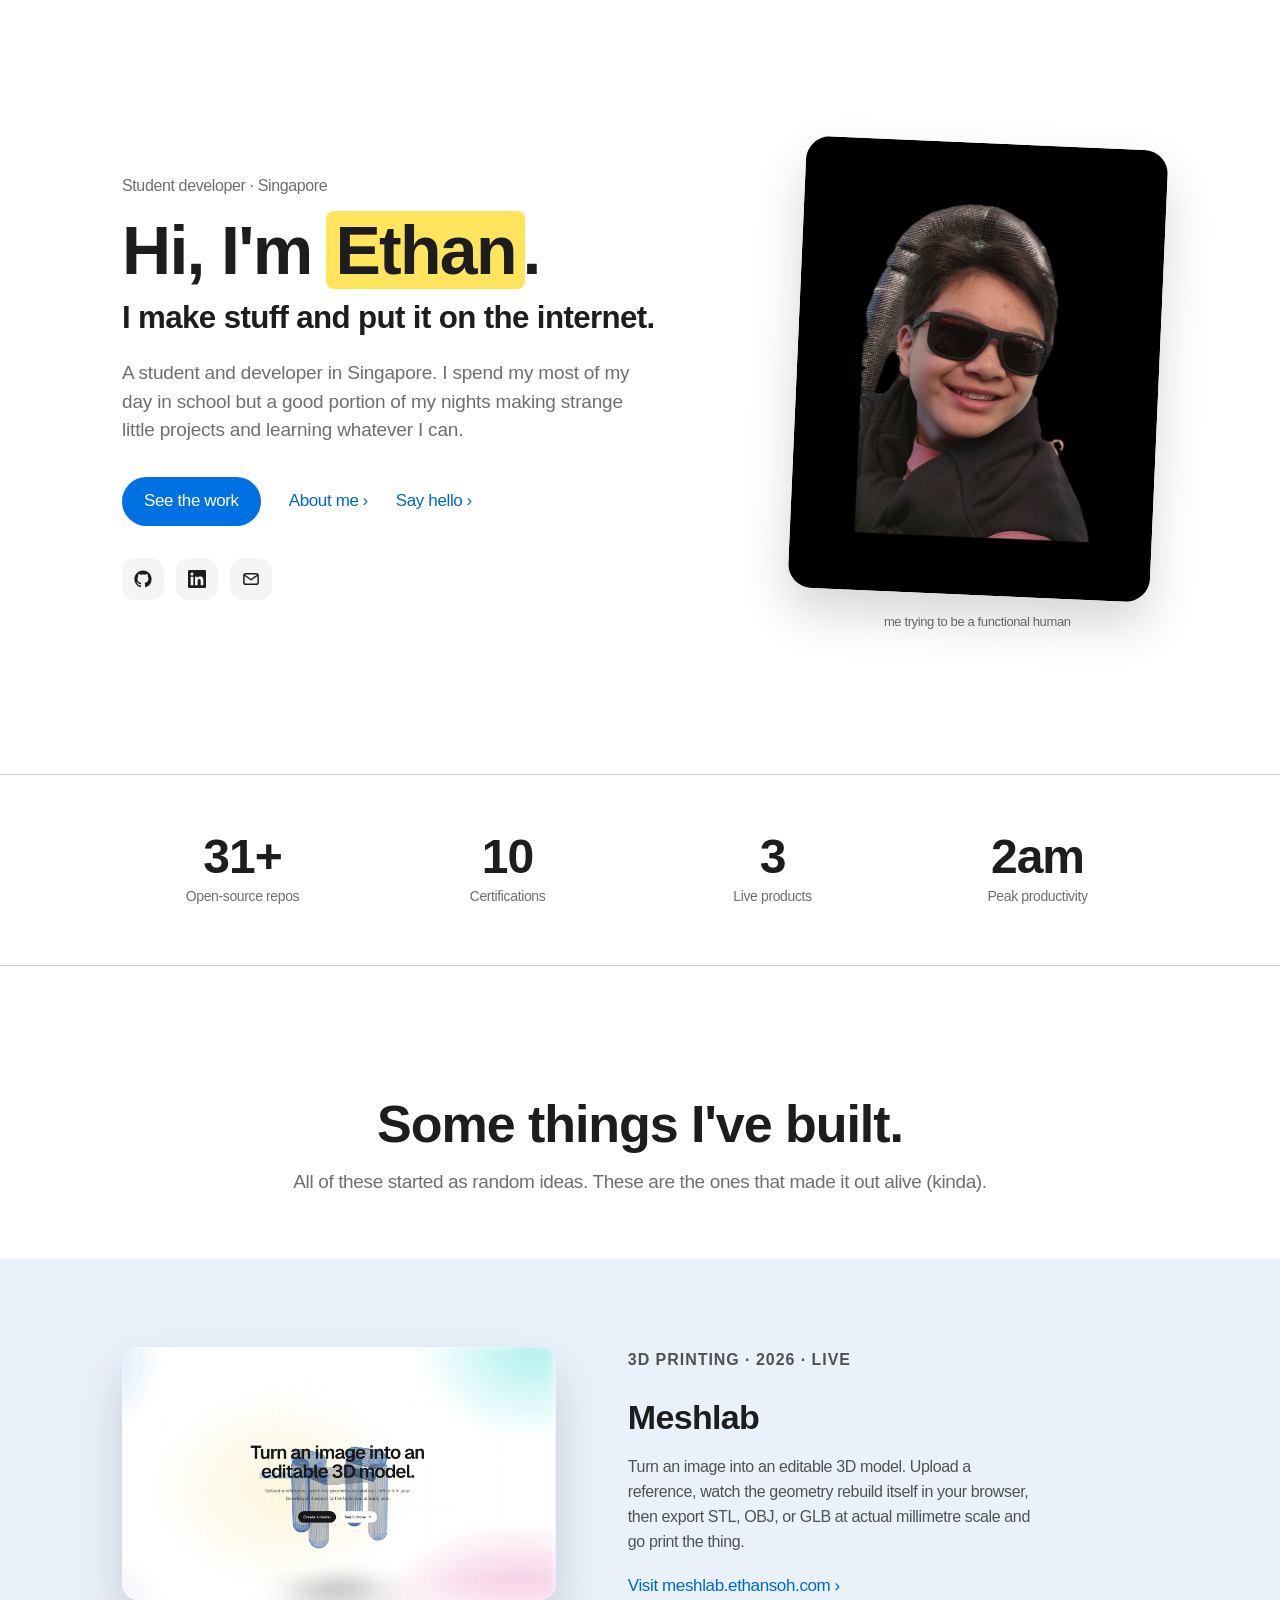
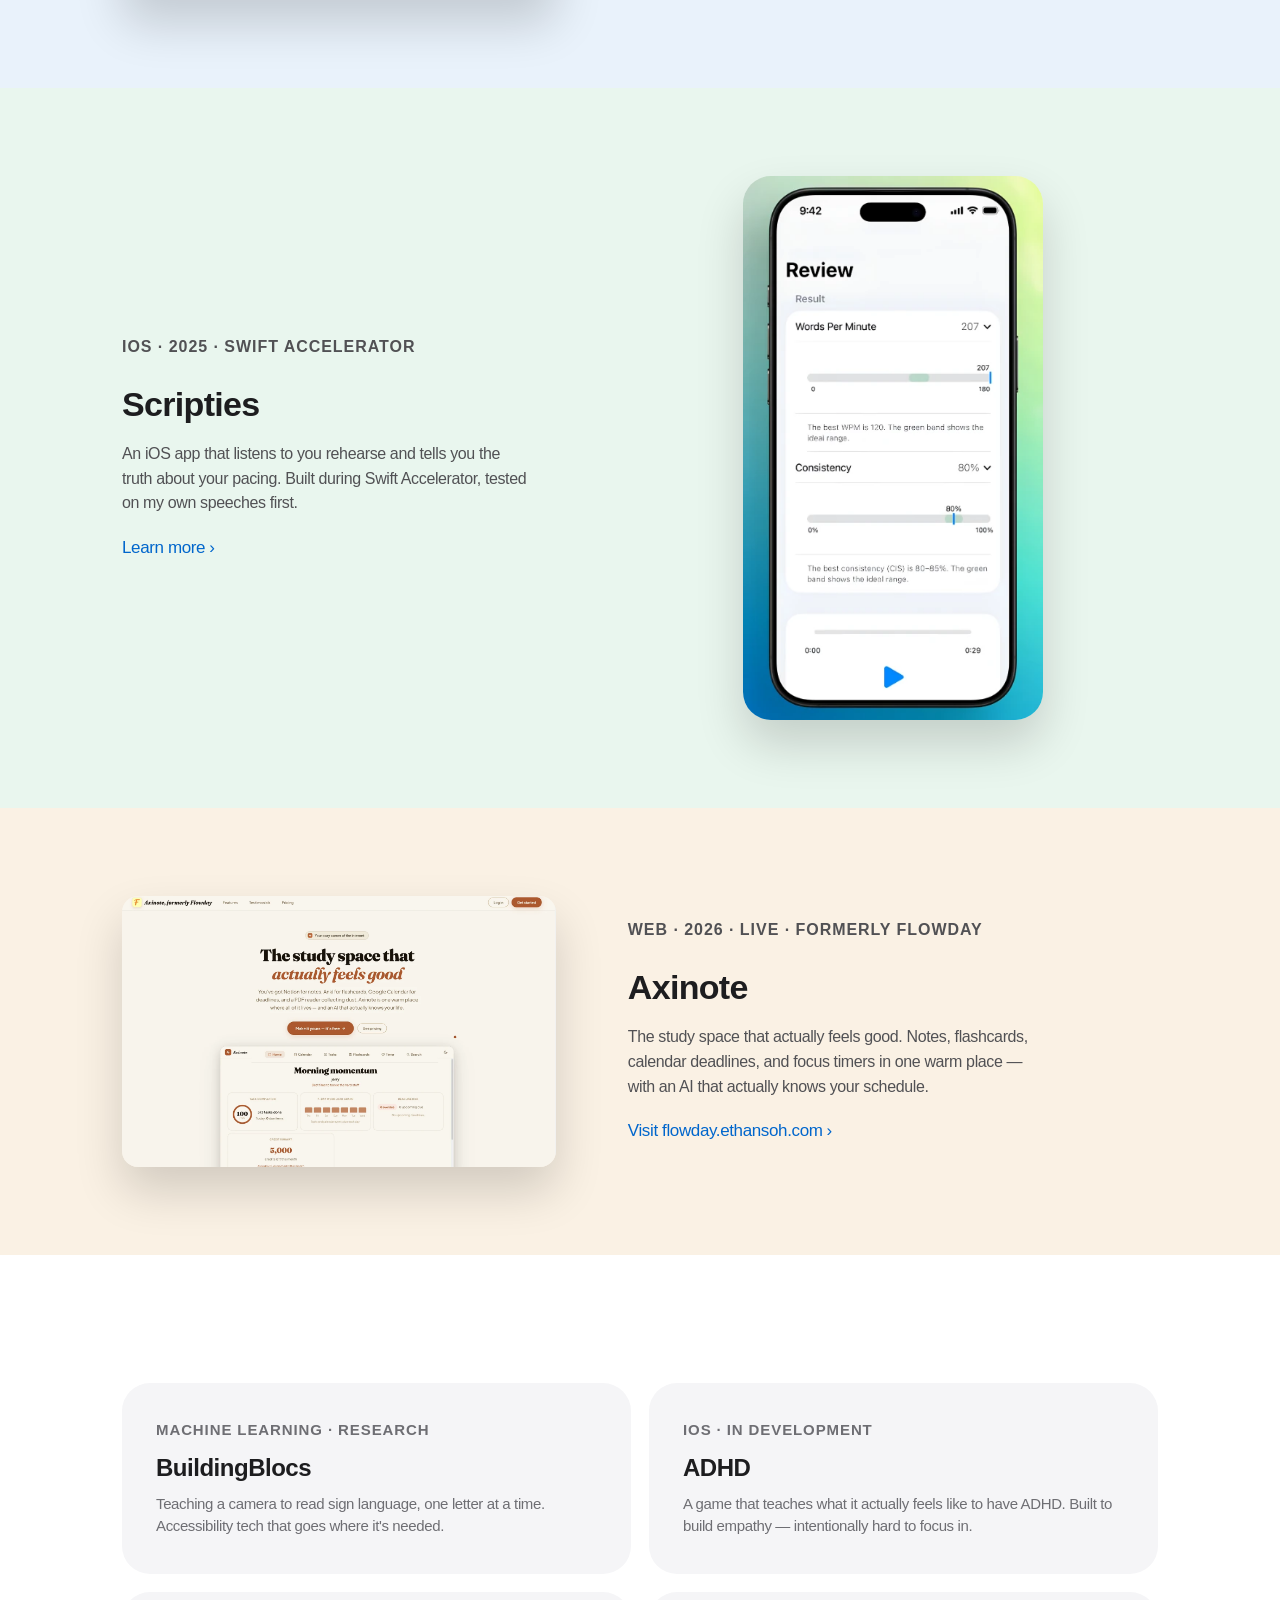
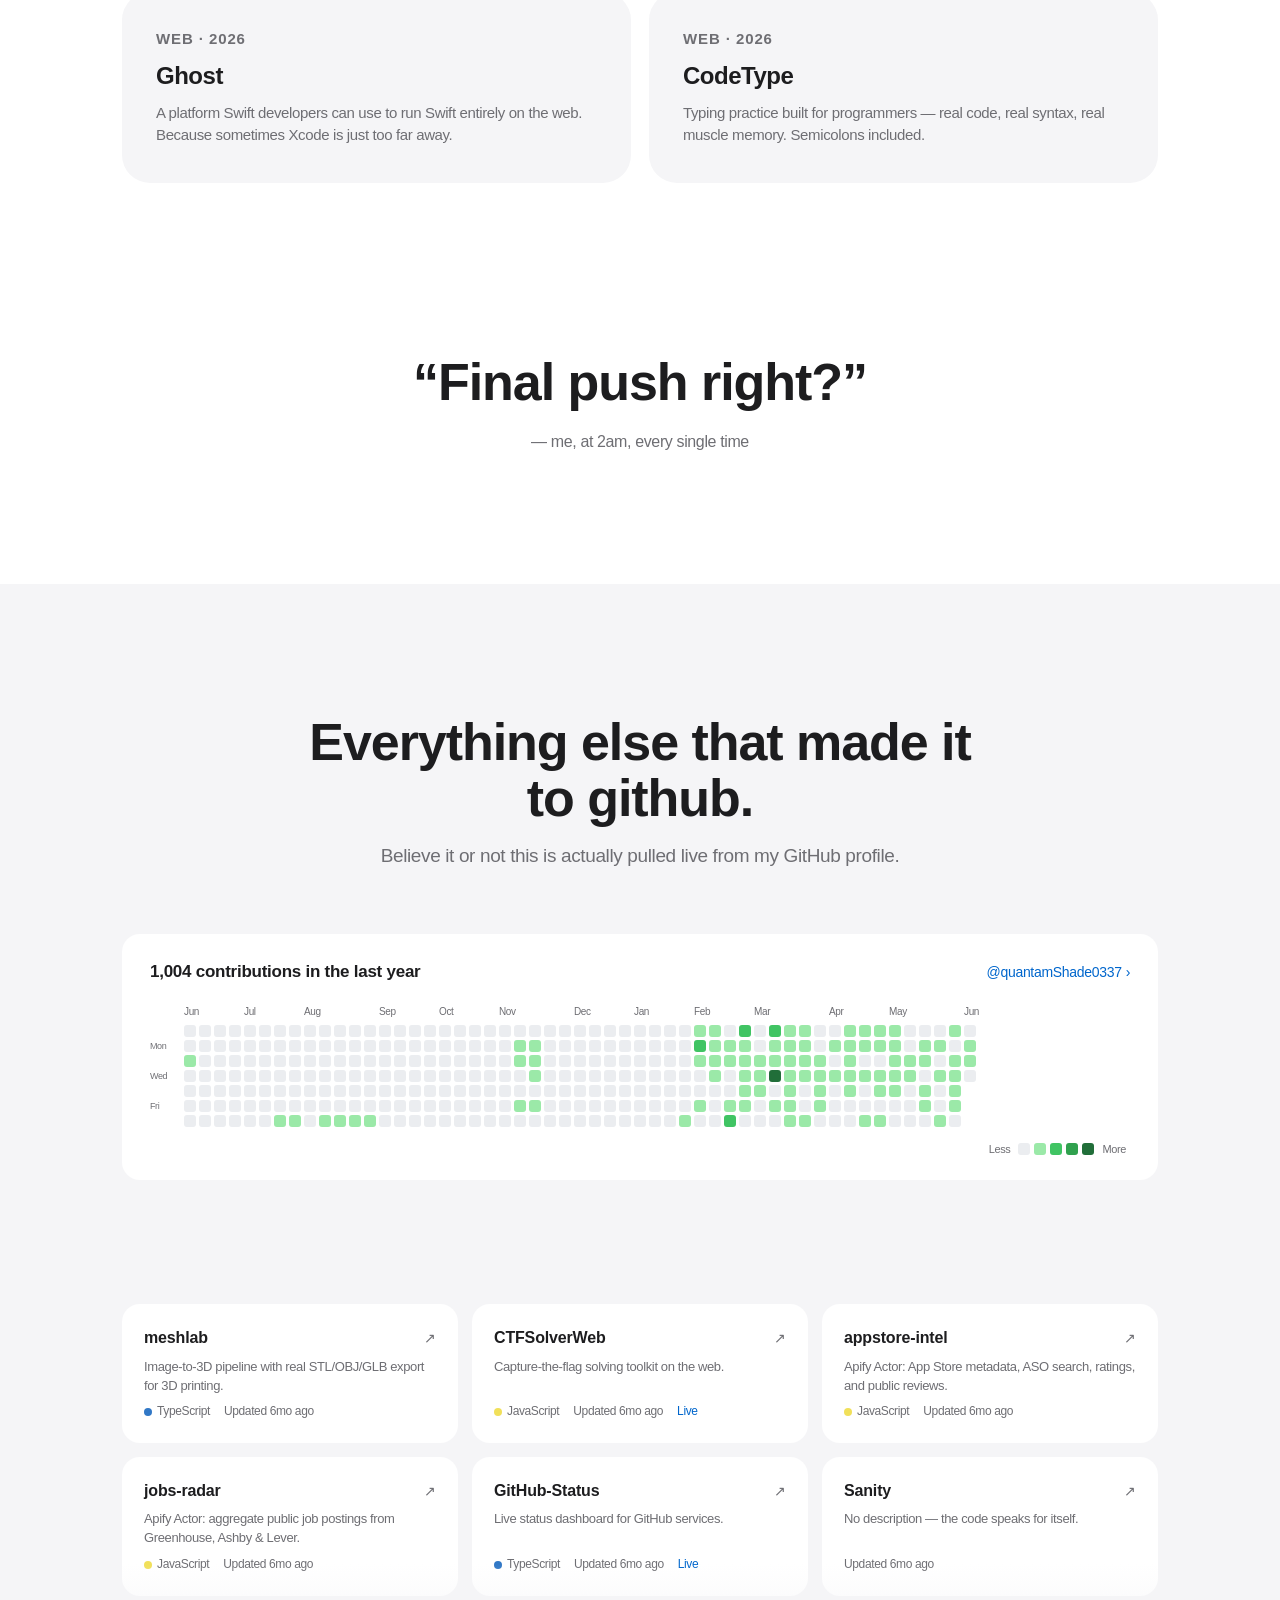
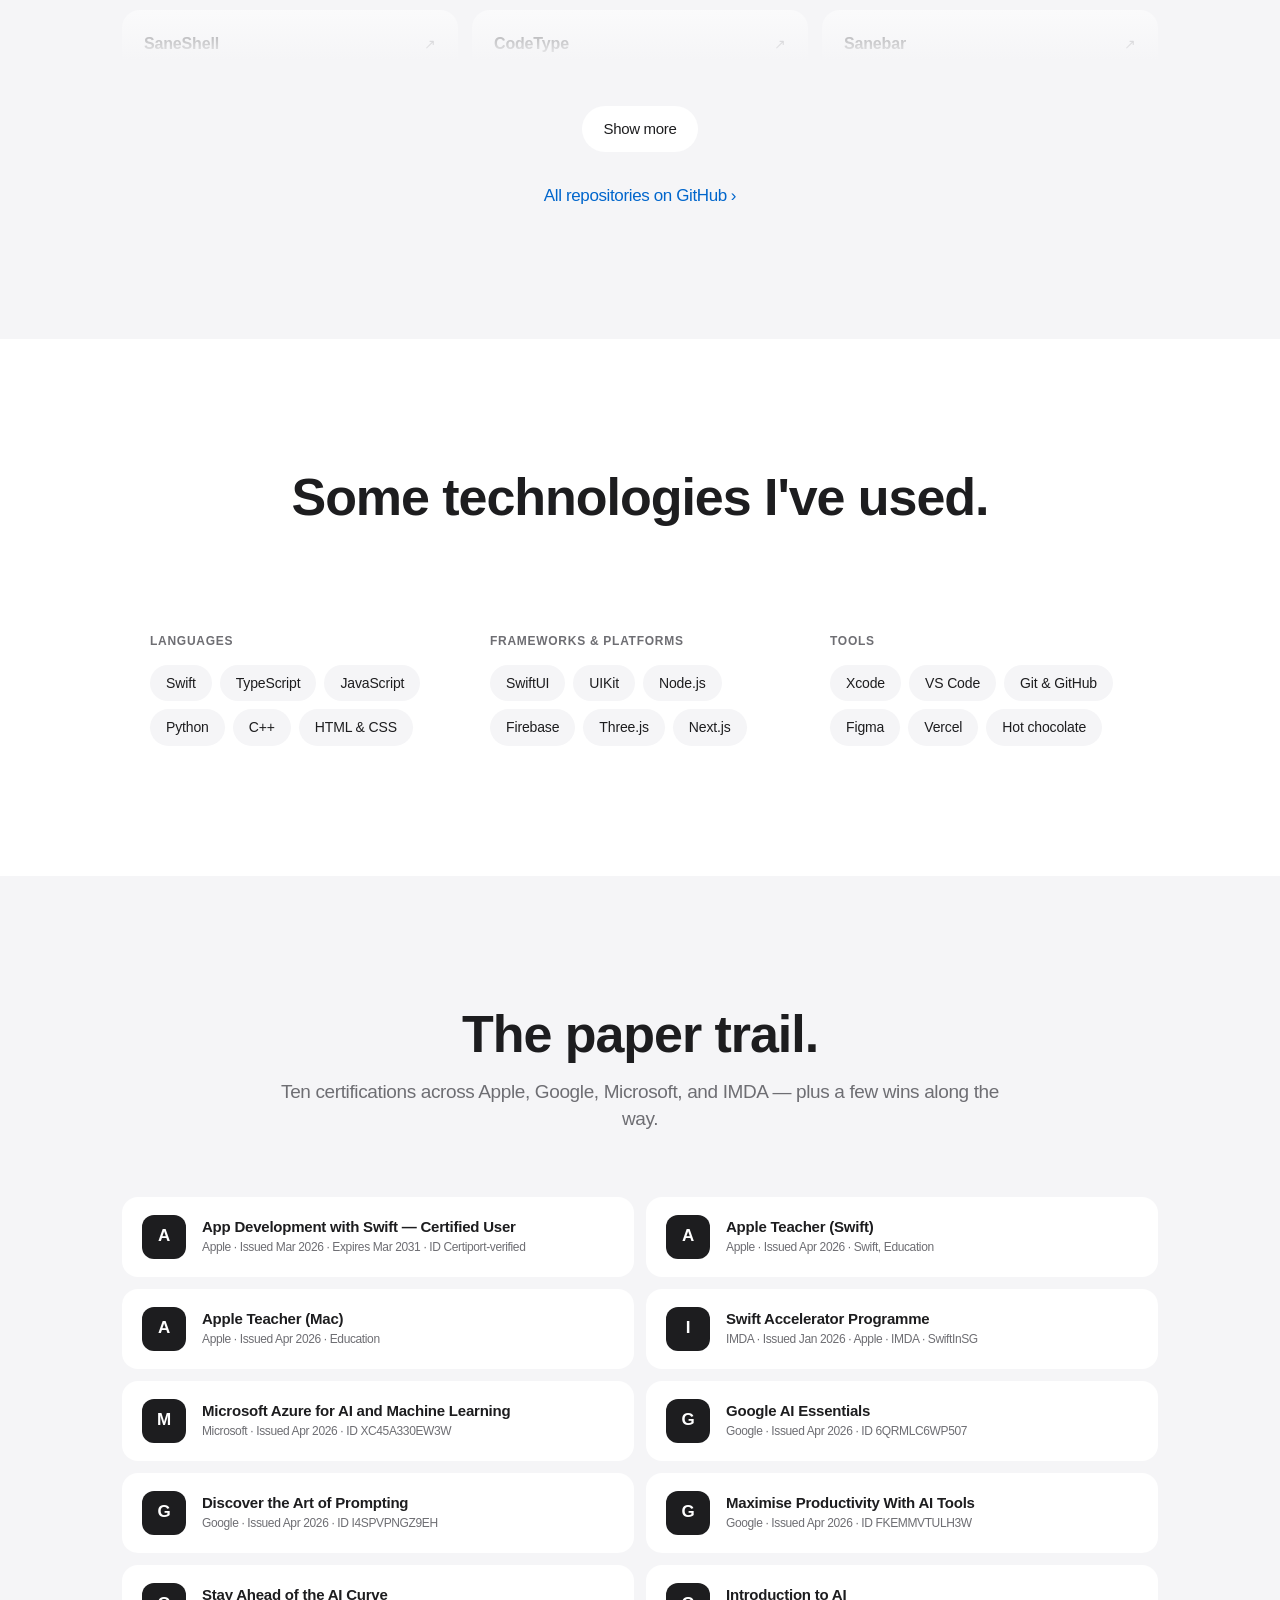
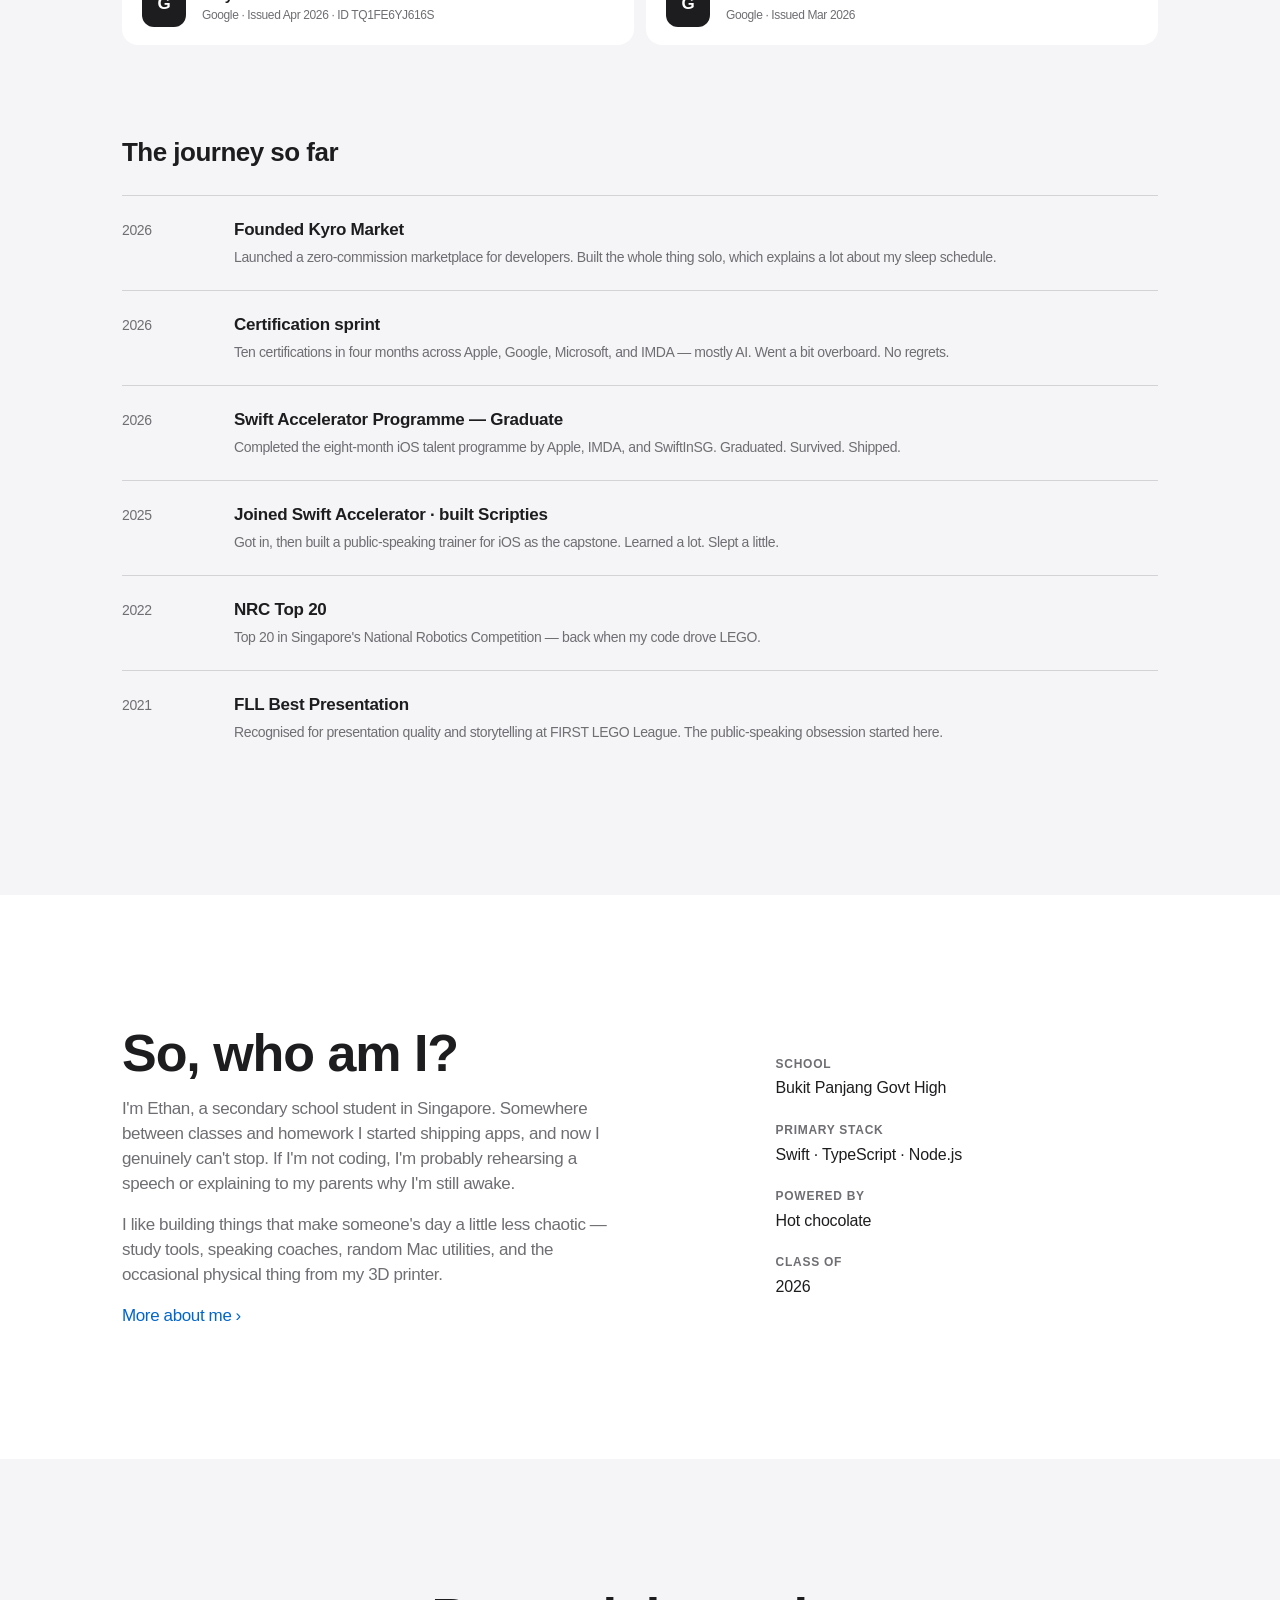
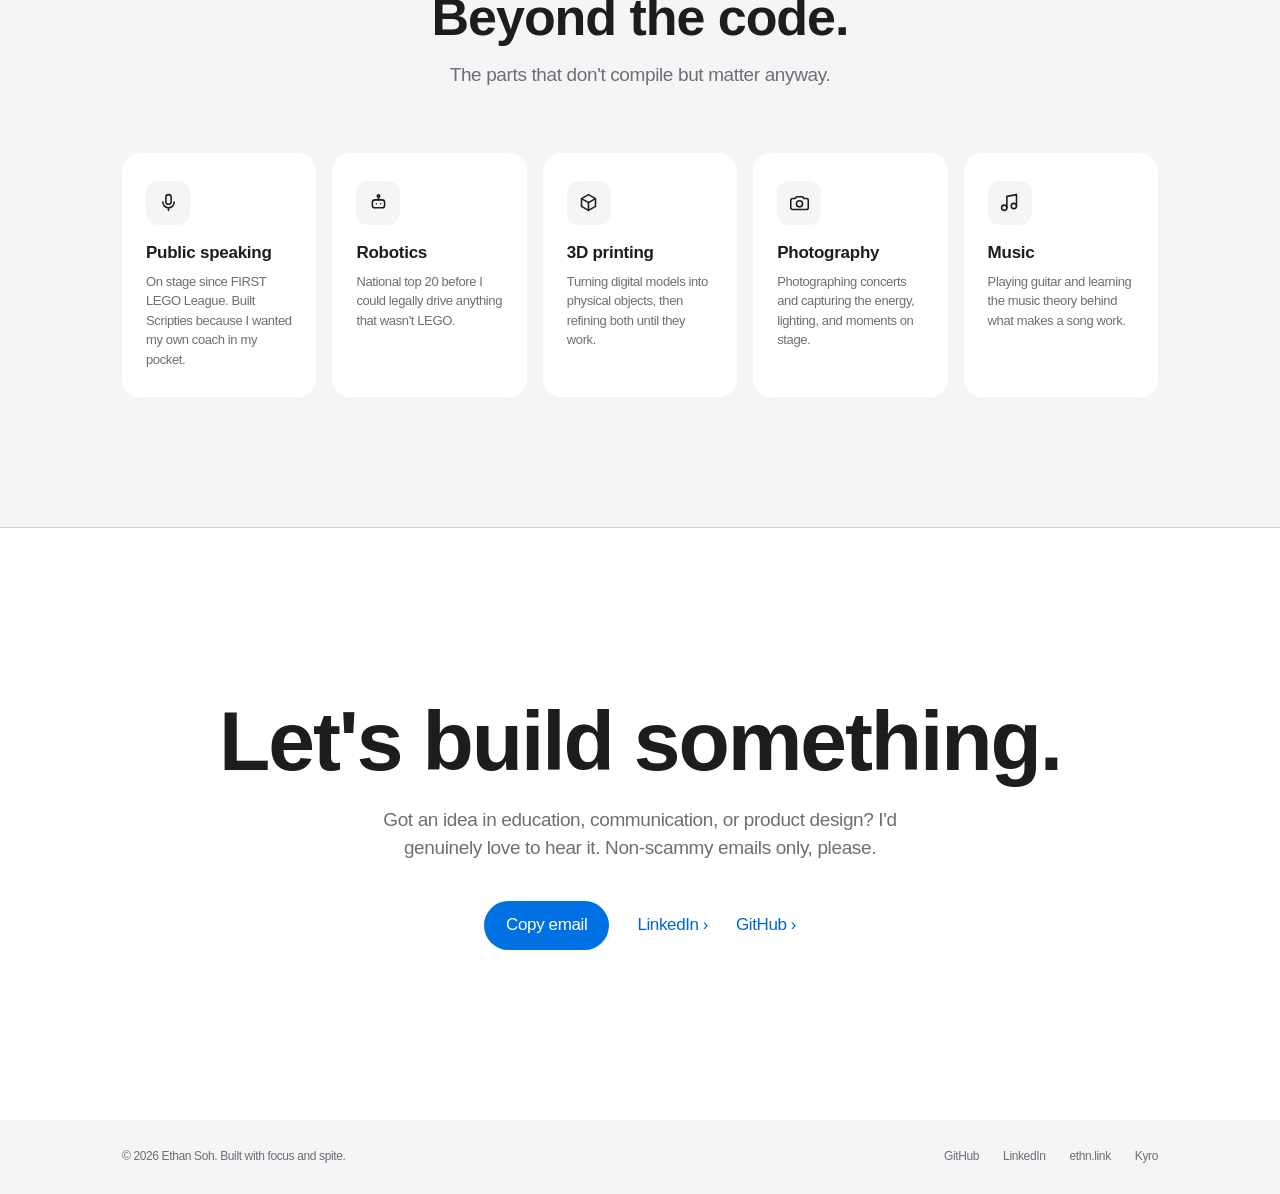
<file: index.html>
<!DOCTYPE html>
<html lang="en">
<head>
  <meta charset="UTF-8" />
  <meta name="viewport" content="width=device-width, initial-scale=1.0" />
  <meta name="color-scheme" content="light" />
  <title>Ethan Soh — Student developer.</title>
  <meta name="description" content="Ethan Soh is a student developer from Singapore building apps, tools, and platforms across iOS, web, and developer tooling." />
  <meta property="og:title" content="Ethan Soh — Student developer." />
  <meta property="og:description" content="Apps, tools, and platforms — designed, built, and shipped from Singapore." />
  <meta property="og:image" content="ethan-photo.png" />
  <link rel="icon" href="data:image/svg+xml,<svg xmlns='http://www.w3.org/2000/svg' viewBox='0 0 100 100'><polygon points='50,12 92,86 8,86' fill='%231d1d1f'/></svg>" />
  <link rel="stylesheet" href="style.css?v=19" />
</head>
<body>
  <div class="toast" id="toast" role="status" aria-live="polite"></div>

  <main id="top">
    <section class="hero">
      <div class="container hero-grid">
        <div class="hero-copy">
          <p class="hero-eyebrow reveal">Student developer · Singapore</p>
          <h1 class="hero-title reveal" style="--d:.08s">Hi, I'm <span class="hl">Ethan</span>.<span class="hero-sub">I make stuff and put it on the internet.</span></h1>
          <p class="hero-lead reveal" style="--d:.18s">
           A student and developer in Singapore. I spend my most of my day in school but a good portion of my nights making strange little projects and learning whatever I can.
          </p>
            <div class="cta-row reveal" style="--d:.28s">
              <a class="btn btn-blue" href="#work">See the work</a>
              <a class="link-chevron" href="about.html">About me <span>›</span></a>
              <a class="link-chevron" href="#contact">Say hello <span>›</span></a>
            </div>
          <div class="social-row reveal" style="--d:.38s">
            <a href="https://github.com/quantamShade0337" target="_blank" rel="noopener" aria-label="GitHub">
              <svg viewBox="0 0 24 24" aria-hidden="true"><path d="M12 .5C5.65.5.5 5.65.5 12c0 5.08 3.29 9.39 7.86 10.91.58.11.79-.25.79-.56 0-.27-.01-1.17-.02-2.12-3.2.7-3.88-1.36-3.88-1.36-.52-1.33-1.28-1.68-1.28-1.68-1.04-.71.08-.7.08-.7 1.15.08 1.76 1.18 1.76 1.18 1.03 1.76 2.69 1.25 3.35.96.1-.75.4-1.25.72-1.54-2.55-.29-5.24-1.28-5.24-5.68 0-1.26.45-2.28 1.18-3.09-.12-.29-.51-1.46.11-3.05 0 0 .96-.31 3.15 1.18a10.9 10.9 0 0 1 2.87-.39c.97 0 1.95.13 2.87.39 2.19-1.49 3.15-1.18 3.15-1.18.62 1.59.23 2.76.11 3.05.73.81 1.18 1.83 1.18 3.09 0 4.41-2.69 5.38-5.25 5.67.41.35.77 1.04.77 2.1 0 1.52-.01 2.74-.01 3.11 0 .31.21.67.8.56A11.52 11.52 0 0 0 23.5 12C23.5 5.65 18.35.5 12 .5Z"/></svg>
            </a>
            <a href="https://www.linkedin.com/in/ethan-soh-9548863a9/" target="_blank" rel="noopener" aria-label="LinkedIn">
              <svg viewBox="0 0 24 24" aria-hidden="true"><path d="M20.45 20.45h-3.55v-5.57c0-1.33-.03-3.04-1.85-3.04-1.85 0-2.14 1.45-2.14 2.94v5.67H9.36V9h3.41v1.56h.05c.47-.9 1.63-1.85 3.36-1.85 3.6 0 4.27 2.37 4.27 5.45v6.29ZM5.34 7.43a2.06 2.06 0 1 1 0-4.12 2.06 2.06 0 0 1 0 4.12ZM7.12 20.45H3.56V9h3.56v11.45ZM22.22 0H1.77C.79 0 0 .77 0 1.72v20.55C0 23.23.79 24 1.77 24h20.45c.98 0 1.78-.77 1.78-1.73V1.72C24 .77 23.2 0 22.22 0Z"/></svg>
            </a>
            <a href="mailto:ethansytwrites@gmail.com" aria-label="Email">
              <svg viewBox="0 0 24 24" fill="none" stroke="currentColor" stroke-width="2" stroke-linecap="round" stroke-linejoin="round" aria-hidden="true"><rect x="2.5" y="5" width="19" height="14" rx="2.5"/><path d="m3.5 7 8.5 6 8.5-6"/></svg>
            </a>
          </div>
        </div>
        <div class="hero-photo reveal" style="--d:.2s">
          <img src="ethan-photo-card.png" alt="Ethan Soh" />
          <span class="photo-note">me trying to be a functional human</span>
        </div>
      </div>
    </section>
    <section class="stats">
      <div class="container stats-grid">
        <div class="stat reveal"><strong><span class="count" data-target="31">0</span>+</strong><span>Open-source repos</span></div>
        <div class="stat reveal" style="--d:.08s"><strong><span class="count" data-target="10">0</span></strong><span>Certifications</span></div>
        <div class="stat reveal" style="--d:.16s"><strong><span class="count" data-target="3">0</span></strong><span>Live products</span></div>
        <div class="stat reveal" style="--d:.24s"><strong>2am</strong><span>Peak productivity</span></div>
      </div>
    </section>
    <section class="section" id="work">
      <div class="container">
        <header class="section-head">
          <h2 class="reveal">Some things I've built.</h2>
          <p class="reveal">All of these started as random ideas. These are the ones that made it out alive (kinda).</p>
        </header>
      </div>
      <div class="project-band tint-sky">
        <div class="container project-grid flip">
          <div class="project-copy reveal">
            <p class="card-eyebrow">3D printing · 2026 · Live</p>
            <h3>Meshlab</h3>
            <p>Turn an image into an editable 3D model. Upload a reference, watch the geometry rebuild itself in your browser, then export STL, OBJ, or GLB at actual millimetre scale and go print the thing.</p>
            <a class="link-chevron" href="https://meshlab.ethansoh.com" target="_blank" rel="noopener">Visit meshlab.ethansoh.com <span>›</span></a>
          </div>
          <div class="project-visual reveal" style="--d:.12s">
            <img class="shot" src="shot-meshlab.webp" width="1600" height="933" alt="Meshlab — turn an image into an editable 3D model" loading="lazy" />
          </div>
        </div>
      </div>
      <div class="project-band tint-mint">
        <div class="container project-grid">
          <div class="project-copy reveal">
            <p class="card-eyebrow">iOS · 2025 · Swift Accelerator</p>
            <h3>Scripties</h3>
            <p>An iOS app that listens to you rehearse and tells you the truth about your pacing. Built during Swift Accelerator, tested on my own speeches first.</p>
            <a class="link-chevron" href="scripties.html">Learn more <span>›</span></a>
          </div>
          <div class="project-visual reveal" style="--d:.12s">
            <img class="shot shot-phone" src="shot-scripties.webp?v=2" width="412" height="746" alt="Scripties — speech review with words-per-minute and consistency scores" loading="lazy" />
          </div>
        </div>
      </div>
      <div class="project-band tint-cream">
        <div class="container project-grid flip">
          <div class="project-copy reveal">
            <p class="card-eyebrow">Web · 2026 · Live · formerly FlowDay</p>
            <h3>Axinote</h3>
            <p>The study space that actually feels good. Notes, flashcards, calendar deadlines, and focus timers in one warm place — with an AI that actually knows your schedule.</p>
            <a class="link-chevron" href="https://flowday.ethansoh.com" target="_blank" rel="noopener">Visit flowday.ethansoh.com <span>›</span></a>
          </div>
          <div class="project-visual reveal" style="--d:.12s">
            <img class="shot" src="shot-axinote.webp" width="1600" height="1001" alt="Axinote — the study space that actually feels good" loading="lazy" />
          </div>
        </div>
      </div>
      <div class="container">
        <div class="mini-grid">
          <article class="mini-card reveal">
            <p class="card-eyebrow">Machine learning · Research</p>
            <h3>BuildingBlocs</h3>
            <p>Teaching a camera to read sign language, one letter at a time. Accessibility tech that goes where it's needed.</p>
          </article>
          <article class="mini-card reveal" style="--d:.08s">
            <p class="card-eyebrow">iOS · In development</p>
            <h3>ADHD</h3>
            <p>A game that teaches what it actually feels like to have ADHD. Built to build empathy — intentionally hard to focus in.</p>
          </article>
          <article class="mini-card reveal">
            <p class="card-eyebrow">Web · 2026</p>
            <h3>Ghost</h3>
            <p>A platform Swift developers can use to run Swift entirely on the web. Because sometimes Xcode is just too far away.</p>
          </article>
          <article class="mini-card reveal" style="--d:.08s">
            <p class="card-eyebrow">Web · 2026</p>
            <h3>CodeType</h3>
            <p>Typing practice built for programmers — real code, real syntax, real muscle memory. Semicolons included.</p>
          </article>
        </div>
      </div>
    </section>
    <section class="quote-band">
      <div class="container">
        <blockquote class="reveal">
          <p>“Final push right?”</p>
          <cite>— me, at 2am, every single time</cite>
        </blockquote>
      </div>
    </section>
    <section class="section alt" id="open-source">
      <div class="container">
        <header class="section-head">
          <h2 class="reveal">Everything else that made it to github.</h2>
          <p class="reveal">Believe it or not this is actually pulled live from my GitHub profile.</p>
        </header>

        <div class="contrib-card reveal" id="contrib" hidden></div>

        <div class="filter-row reveal" id="filterRow" role="tablist" aria-label="Filter repositories by language"></div>
        <div class="repo-clipbox" id="repoClipbox">
          <div class="repo-grid" id="repoGrid"></div>
        </div>
        <p class="repo-more reveal"><button class="btn btn-white" id="repoToggle" hidden>Show more</button></p>
        <p class="repo-foot reveal">
          <a class="link-chevron" href="https://github.com/quantamShade0337?tab=repositories" target="_blank" rel="noopener">All repositories on GitHub <span>›</span></a>
        </p>
      </div>
    </section>
    <section class="section" id="toolbox">
      <div class="container">
        <header class="section-head">
          <h2 class="reveal">Some technologies I've used.</h2>
          <p class="reveal">Credit to stack overflow for keeping me alive through this journey</p>
        </header>
        <div class="tool-groups">
          <div class="tool-group reveal">
            <h3>Languages</h3>
            <div class="tool-pills">
              <span>Swift</span><span>TypeScript</span><span>JavaScript</span><span>Python</span><span>C++</span><span>HTML &amp; CSS</span>
            </div>
          </div>
          <div class="tool-group reveal" style="--d:.08s">
            <h3>Frameworks &amp; platforms</h3>
            <div class="tool-pills">
              <span>SwiftUI</span><span>UIKit</span><span>Node.js</span><span>Firebase</span><span>Three.js</span><span>Next.js</span>
            </div>
          </div>
          <div class="tool-group reveal" style="--d:.16s">
            <h3>Tools</h3>
            <div class="tool-pills">
              <span>Xcode</span><span>VS Code</span><span>Git &amp; GitHub</span><span>Figma</span><span>Vercel</span><span>Hot chocolate</span>
            </div>
          </div>
        </div>
      </div>
    </section>
    <section class="band-gray" id="certs">
      <div class="container">
        <header class="section-head">
          <h2 class="reveal">The paper trail.</h2>
          <p class="reveal">Ten certifications across Apple, Google, Microsoft, and IMDA — plus a few wins along the way.</p>
        </header>

        <div class="cert-grid" id="certGrid"></div>

        <div class="recognition">
          <h3 class="reveal">The journey so far</h3>
          <ol class="timeline">
            <li class="reveal"><span class="t-year">2026</span><div><strong>Founded Kyro Market</strong><p>Launched a zero-commission marketplace for developers. Built the whole thing solo, which explains a lot about my sleep schedule.</p></div></li>
            <li class="reveal" style="--d:.06s"><span class="t-year">2026</span><div><strong>Certification sprint</strong><p>Ten certifications in four months across Apple, Google, Microsoft, and IMDA — mostly AI. Went a bit overboard. No regrets.</p></div></li>
            <li class="reveal" style="--d:.12s"><span class="t-year">2026</span><div><strong>Swift Accelerator Programme — Graduate</strong><p>Completed the eight-month iOS talent programme by Apple, IMDA, and SwiftInSG. Graduated. Survived. Shipped.</p></div></li>
            <li class="reveal" style="--d:.18s"><span class="t-year">2025</span><div><strong>Joined Swift Accelerator · built Scripties</strong><p>Got in, then built a public-speaking trainer for iOS as the capstone. Learned a lot. Slept a little.</p></div></li>
            <li class="reveal" style="--d:.24s"><span class="t-year">2022</span><div><strong>NRC Top 20</strong><p>Top 20 in Singapore's National Robotics Competition — back when my code drove LEGO.</p></div></li>
            <li class="reveal" style="--d:.3s"><span class="t-year">2021</span><div><strong>FLL Best Presentation</strong><p>Recognised for presentation quality and storytelling at FIRST LEGO League. The public-speaking obsession started here.</p></div></li>
          </ol>
        </div>
      </div>
    </section>
    <section class="section" id="about">
      <div class="container about-grid">
        <div class="about-copy">
          <h2 class="reveal">So, who am I?</h2>
          <p class="reveal">I'm Ethan, a secondary school student in Singapore. Somewhere between classes and homework I started shipping apps, and now I genuinely can't stop. If I'm not coding, I'm probably rehearsing a speech or explaining to my parents why I'm still awake.</p>
          <p class="reveal">I like building things that make someone's day a little less chaotic — study tools, speaking coaches, random Mac utilities, and the occasional physical thing from my 3D printer.</p>
          <a class="link-chevron reveal" href="about.html">More about me <span>›</span></a>
        </div>
        <dl class="facts">
          <div class="reveal"><dt>School</dt><dd>Bukit Panjang Govt High</dd></div>
          <div class="reveal" style="--d:.06s"><dt>Primary stack</dt><dd>Swift · TypeScript · Node.js</dd></div>
          <div class="reveal" style="--d:.12s"><dt>Powered by</dt><dd>Hot chocolate</dd></div>
          <div class="reveal" style="--d:.18s"><dt>Class of</dt><dd>2026</dd></div>
        </dl>
      </div>
    </section>
    <section class="section alt" id="beyond">
      <div class="container">
        <header class="section-head">
          <h2 class="reveal">Beyond the code.</h2>
          <p class="reveal">The parts that don't compile but matter anyway.</p>
        </header>
        <div class="beyond-grid">
          <article class="beyond-card reveal">
            <span class="beyond-icon" aria-hidden="true">
              <svg viewBox="0 0 24 24" fill="none" stroke="currentColor" stroke-width="1.8" stroke-linecap="round" stroke-linejoin="round"><rect x="9" y="3" width="6" height="11" rx="3"/><path d="M5.5 11.5a6.5 6.5 0 0 0 13 0M12 18v3"/></svg>
            </span>
            <h3>Public speaking</h3>
            <p>On stage since FIRST LEGO League. Built Scripties because I wanted my own coach in my pocket.</p>
          </article>
          <article class="beyond-card reveal" style="--d:.06s">
            <span class="beyond-icon" aria-hidden="true">
              <svg viewBox="0 0 24 24" fill="none" stroke="currentColor" stroke-width="1.8" stroke-linecap="round" stroke-linejoin="round"><rect x="5" y="9" width="14" height="9" rx="3"/><path d="M12 9V6"/><circle cx="12" cy="4.5" r="1.4"/><path d="M9.5 13.5h.01M14.5 13.5h.01"/></svg>
            </span>
            <h3>Robotics</h3>
            <p>National top 20 before I could legally drive anything that wasn't LEGO.</p>
          </article>
          <article class="beyond-card reveal" style="--d:.12s">
            <span class="beyond-icon" aria-hidden="true">
              <svg viewBox="0 0 24 24" fill="none" stroke="currentColor" stroke-width="1.8" stroke-linecap="round" stroke-linejoin="round"><path d="m12 3 8 4.5v9L12 21l-8-4.5v-9L12 3Z"/><path d="m4.5 7.8 7.5 4.3 7.5-4.3M12 12.1V21"/></svg>
            </span>
            <h3>3D printing</h3>
            <p>Turning digital models into physical objects, then refining both until they work.</p>
          </article>
          <article class="beyond-card reveal" style="--d:.18s">
            <span class="beyond-icon" aria-hidden="true">
              <svg viewBox="0 0 24 24" fill="none" stroke="currentColor" stroke-width="1.8" stroke-linecap="round" stroke-linejoin="round"><path d="M4 7.5h3l1.5-2h7l1.5 2h3a2 2 0 0 1 2 2v8.5a2 2 0 0 1-2 2H4a2 2 0 0 1-2-2V9.5a2 2 0 0 1 2-2Z"/><circle cx="12" cy="13.5" r="3.5"/></svg>
            </span>
            <h3>Photography</h3>
            <p>Photographing concerts and capturing the energy, lighting, and moments on stage.</p>
          </article>
          <article class="beyond-card reveal" style="--d:.24s">
            <span class="beyond-icon" aria-hidden="true">
              <svg viewBox="0 0 24 24" fill="none" stroke="currentColor" stroke-width="1.8" stroke-linecap="round" stroke-linejoin="round"><path d="M9 18V5l11-2v13"/><circle cx="6" cy="18" r="3"/><circle cx="17" cy="16" r="3"/></svg>
            </span>
            <h3>Music</h3>
            <p>Playing guitar and learning the music theory behind what makes a song work.</p>
          </article>
        </div>
      </div>
    </section>
    <section class="contact" id="contact">
      <div class="container contact-inner">
        <h2 class="reveal">Let's build something.</h2>
        <p class="reveal">Got an idea in education, communication, or product design? I'd genuinely love to hear it. Non-scammy emails only, please.</p>
        <div class="cta-row reveal">
          <button class="btn btn-blue" id="copyEmail" data-email="ethansytwrites@gmail.com">Copy email</button>
          <a class="link-chevron" href="https://www.linkedin.com/in/ethan-soh-9548863a9/" target="_blank" rel="noopener">LinkedIn <span>›</span></a>
          <a class="link-chevron" href="https://github.com/quantamShade0337" target="_blank" rel="noopener">GitHub <span>›</span></a>
        </div>
      </div>
    </section>
  </main>

  <footer class="footer">
    <div class="container footer-inner">
      <p>© 2026 Ethan Soh. Built with focus and spite.</p>
      <div class="footer-links">
        <a href="https://github.com/quantamShade0337" target="_blank" rel="noopener">GitHub</a>
        <a href="https://www.linkedin.com/in/ethan-soh-9548863a9/" target="_blank" rel="noopener">LinkedIn</a>
        <a href="https://ethn.link" target="_blank" rel="noopener">ethn.link</a>
        <a href="https://kyromarket.com" target="_blank" rel="noopener">Kyro</a>
      </div>
    </div>
  </footer>

  <script src="main.js?v=14" defer></script>
</body>
</html>
</file>
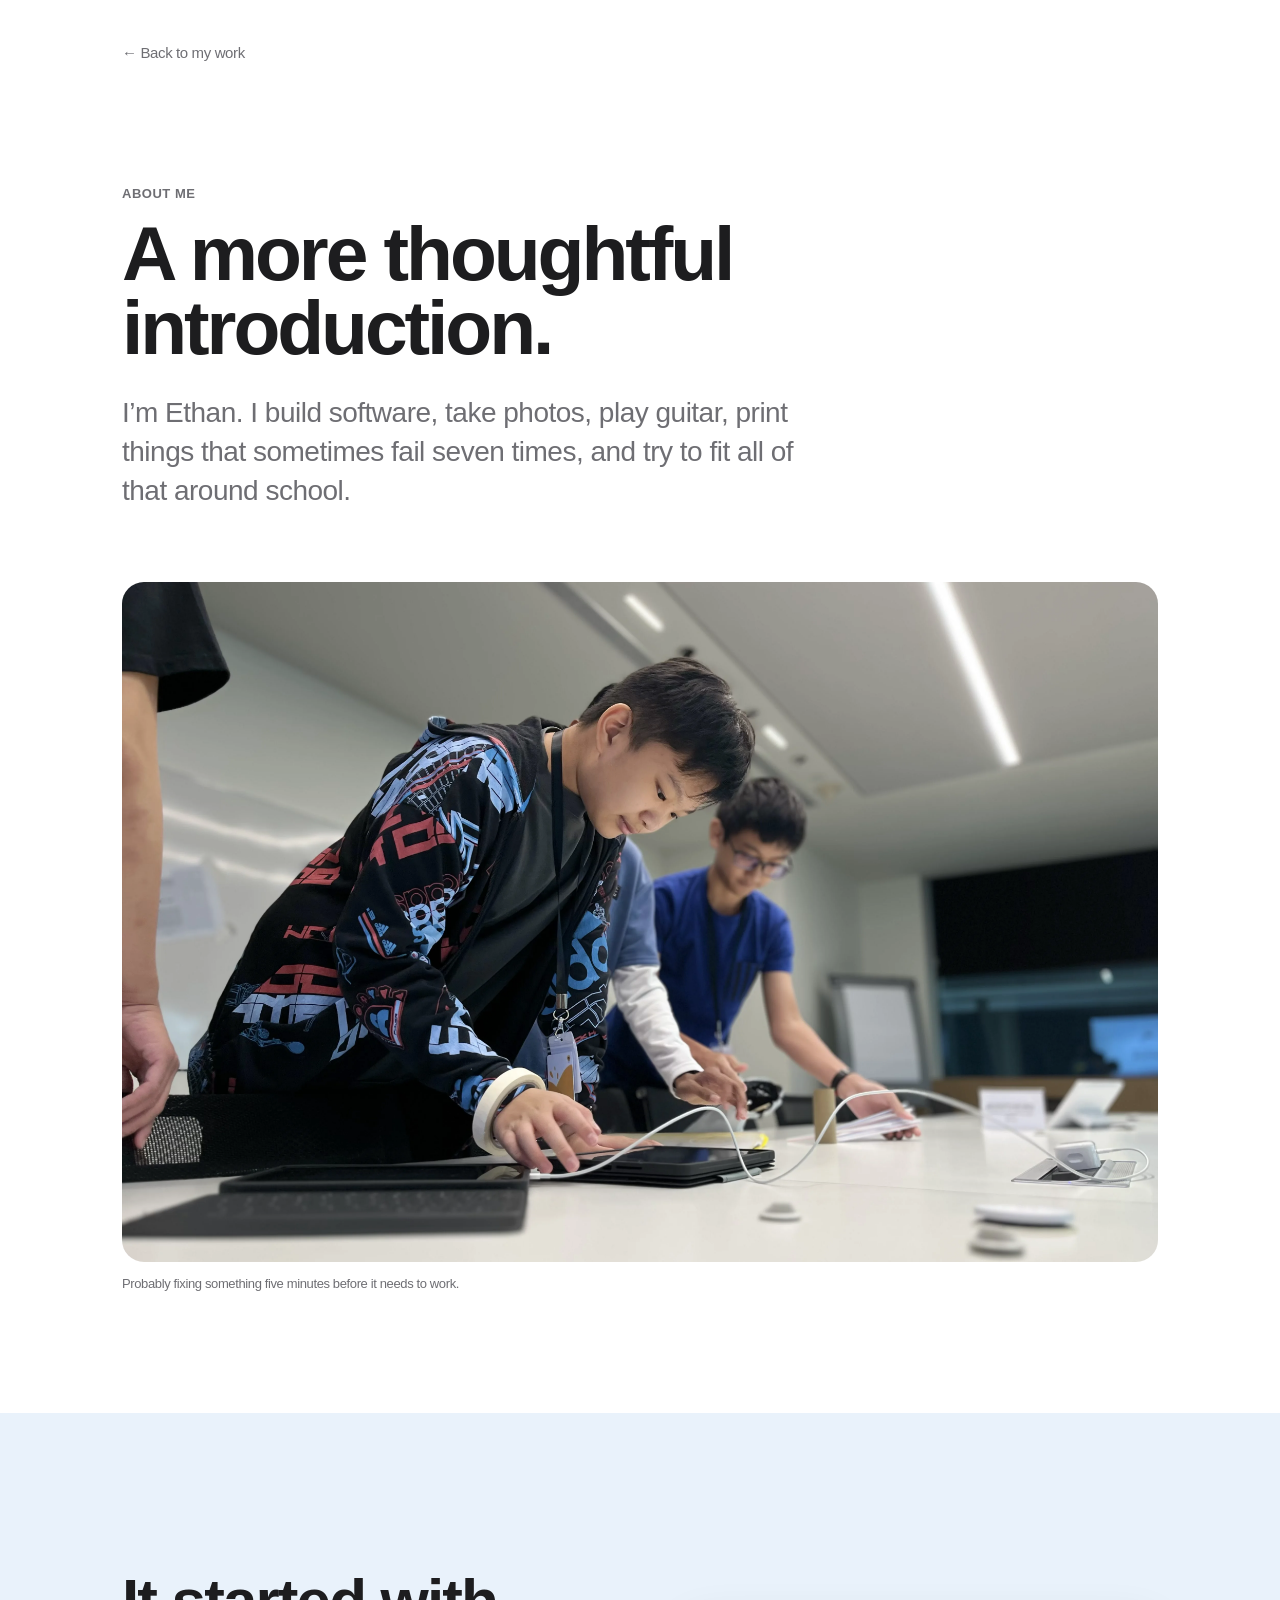
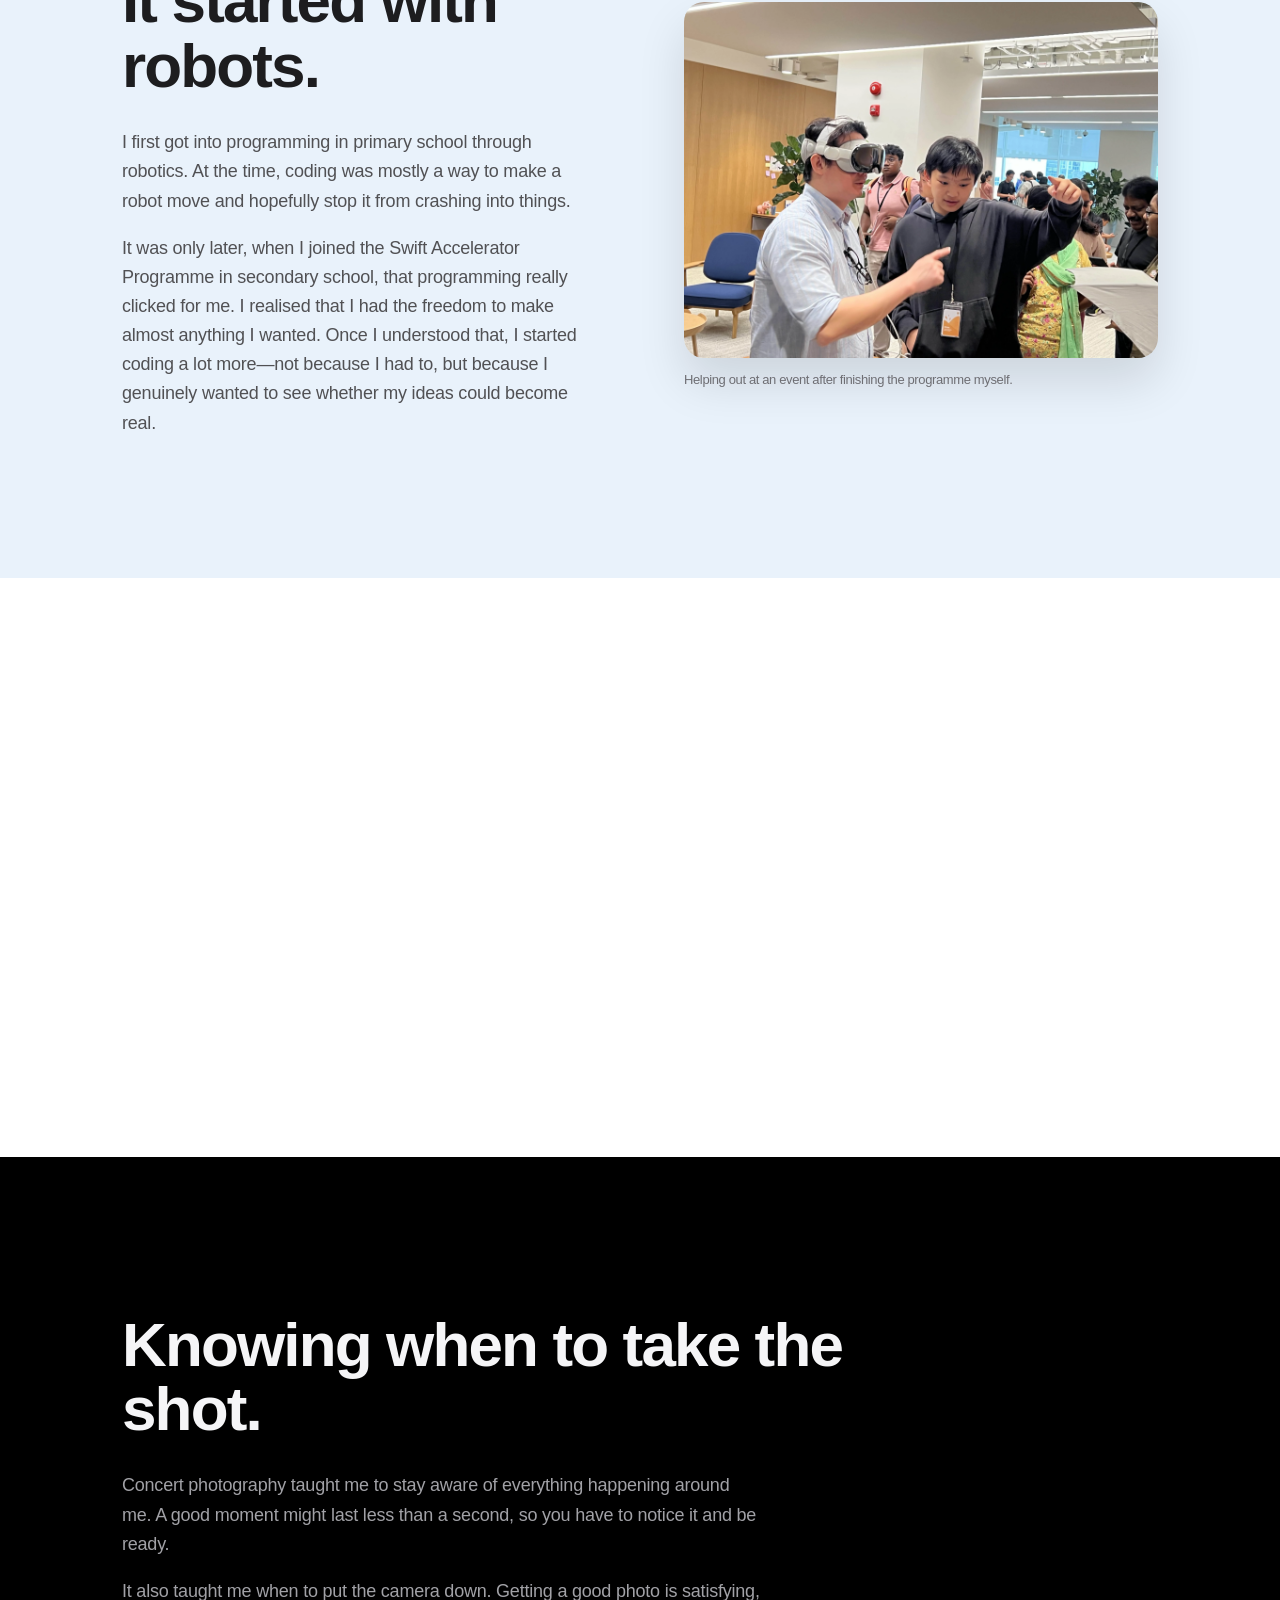
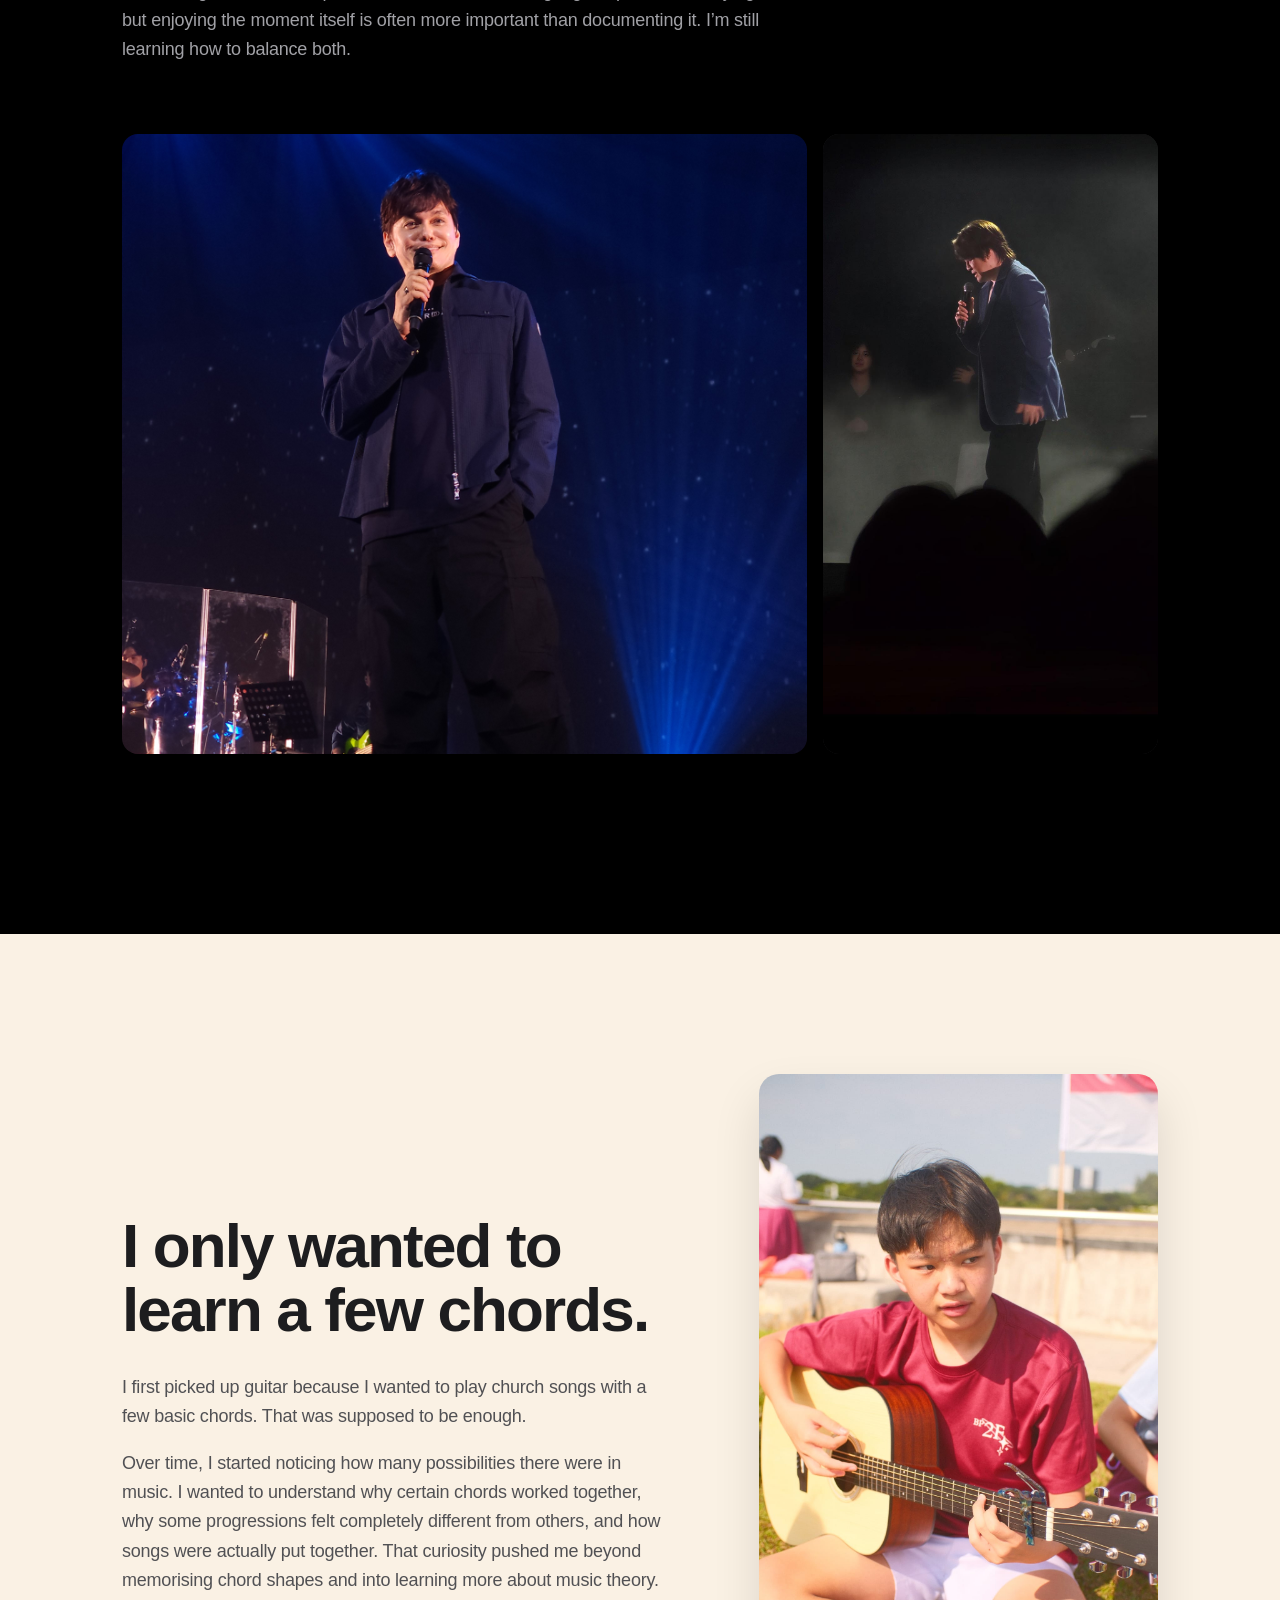
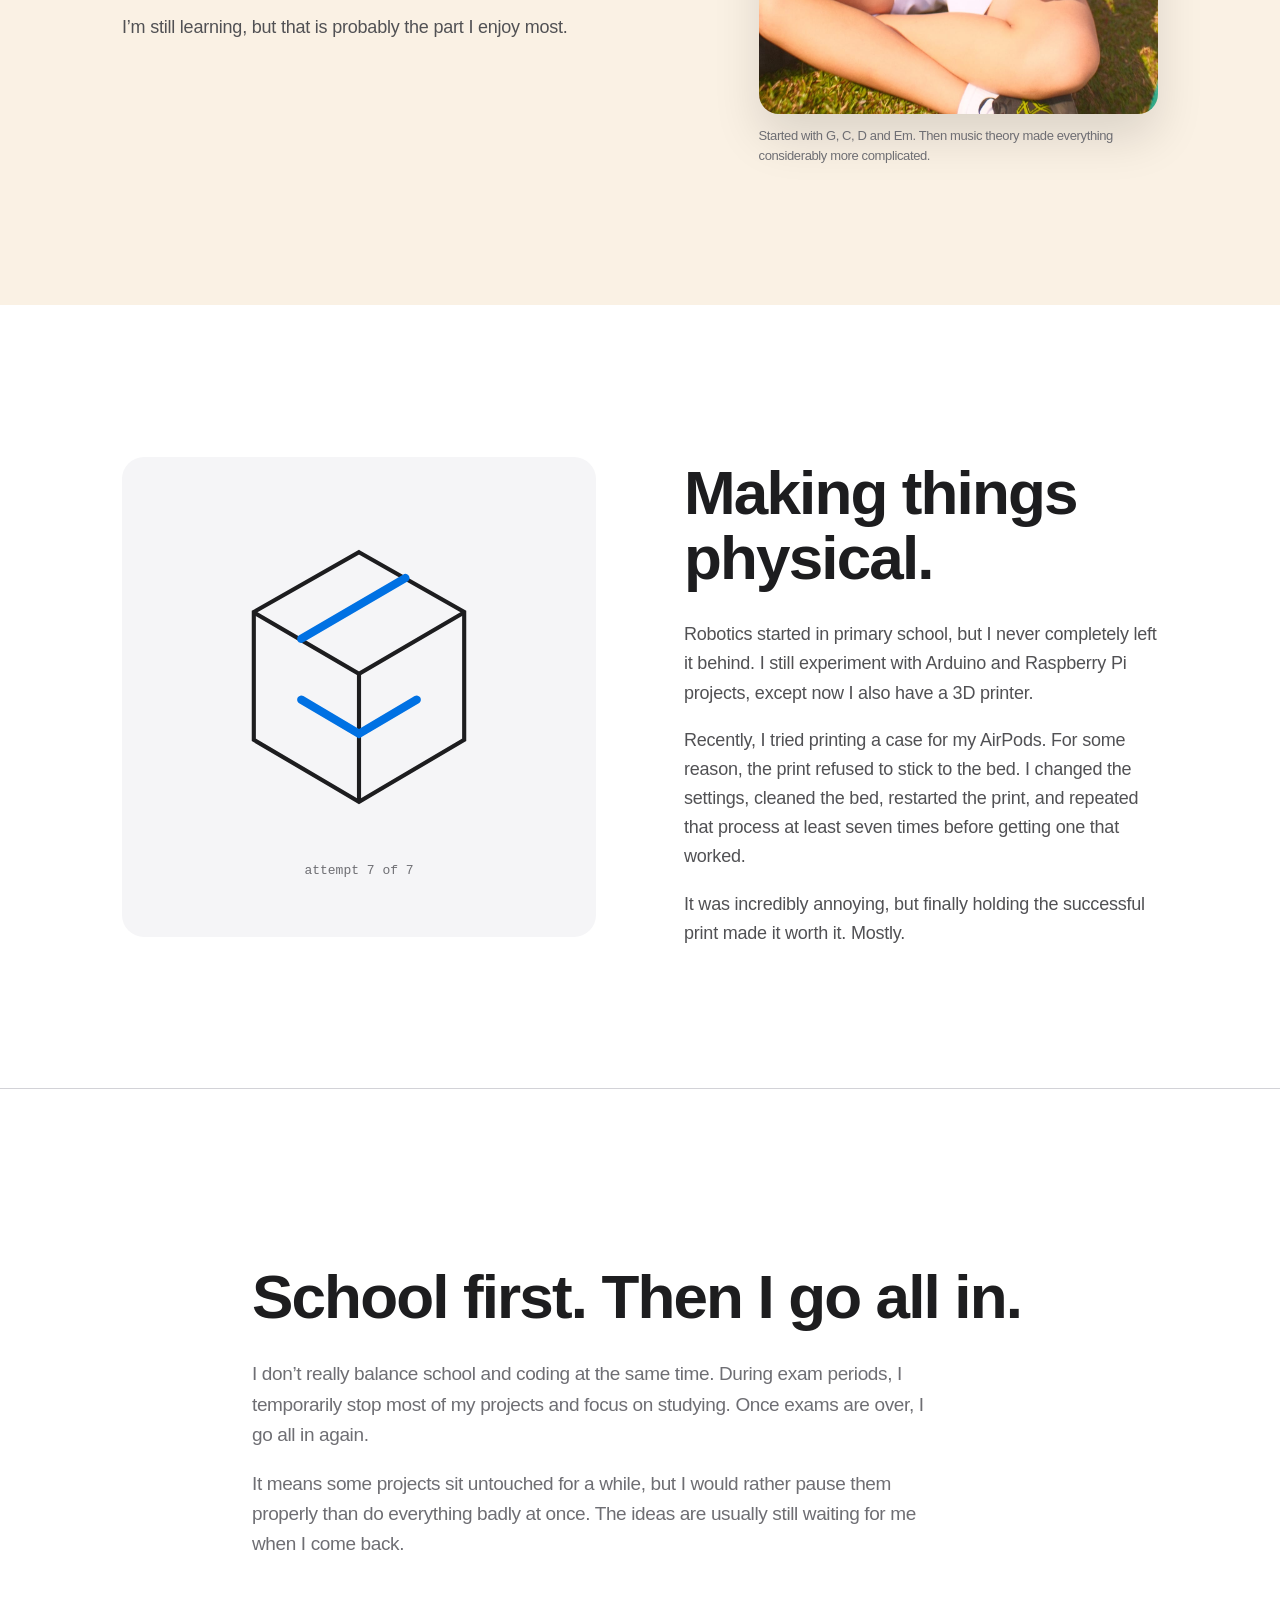
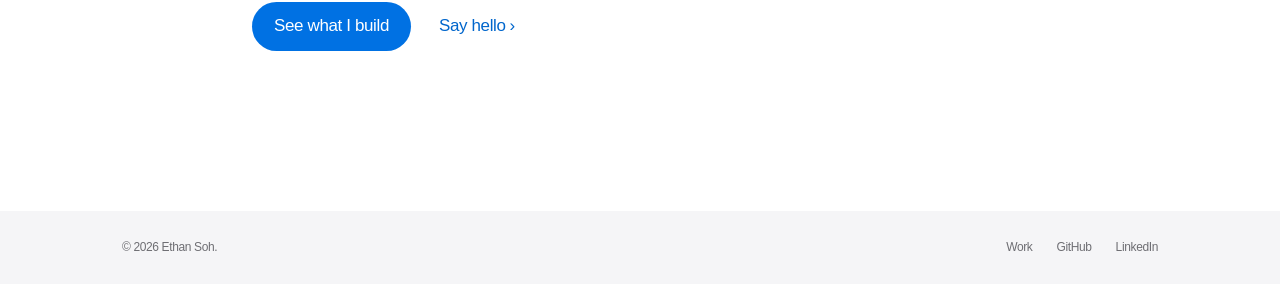
<file: about.html>
<!DOCTYPE html>
<html lang="en">
<head>
  <meta charset="UTF-8" />
  <meta name="viewport" content="width=device-width, initial-scale=1.0" />
  <meta name="color-scheme" content="light" />
  <title>About Ethan Soh</title>
  <meta name="description" content="The stories, people, hobbies, and experiences behind Ethan Soh's work." />
  <meta property="og:title" content="About Ethan Soh" />
  <meta property="og:description" content="Programming, Swift Accelerator, photography, guitar, robotics, 3D printing, and everything in between." />
  <meta property="og:image" content="about-assets/building.webp" />
  <link rel="icon" href="data:image/svg+xml,<svg xmlns='http://www.w3.org/2000/svg' viewBox='0 0 100 100'><polygon points='50,12 92,86 8,86' fill='%231d1d1f'/></svg>" />
  <link rel="stylesheet" href="style.css?v=19" />
  <link rel="stylesheet" href="about.css?v=7" />
</head>
<body>
  <main>
    <section class="story-hero">
      <div class="container">
        <a class="story-back" href="index.html">← Back to my work</a>
        <div class="story-intro">
          <p class="story-kicker reveal">About me</p>
          <h1 class="reveal" style="--d:.06s">A more thoughtful introduction.</h1>
          <p class="story-lead reveal" style="--d:.12s">I’m Ethan. I build software, take photos, play guitar, print things that sometimes fail seven times, and try to fit all of that around school.</p>
        </div>
        <figure class="story-cover reveal" style="--d:.18s">
          <img src="about-assets/building.webp" width="4032" height="3024" alt="Ethan working with other students at a technology event" />
          <figcaption>Probably fixing something five minutes before it needs to work.</figcaption>
        </figure>
      </div>
    </section>

    <section class="story-section tint-sky">
      <div class="container story-grid">
        <div class="story-copy reveal">
          <h2>It started with robots.</h2>
          <p>I first got into programming in primary school through robotics. At the time, coding was mostly a way to make a robot move and hopefully stop it from crashing into things.</p>
          <p>It was only later, when I joined the Swift Accelerator Programme in secondary school, that programming really clicked for me. I realised that I had the freedom to make almost anything I wanted. Once I understood that, I started coding a lot more—not because I had to, but because I genuinely wanted to see whether my ideas could become real.</p>
        </div>
        <figure class="story-photo reveal" style="--d:.1s">
          <img src="about-assets/vision-pro.webp" width="4032" height="3024" alt="Ethan helping at a technology event with an Apple Vision Pro" loading="lazy" />
          <figcaption>Helping out at an event after finishing the programme myself.</figcaption>
        </figure>
      </div>
    </section>

    <section class="story-section">
      <div class="container story-narrow">
        <h2 class="reveal">More than just Swift.</h2>
        <div class="story-columns">
          <p class="reveal">Swift Accelerator taught me a lot about building apps, but the most valuable parts had very little to do with code. I worked with all sorts of new people, and my friend group grew by a lot.</p>
          <p class="reveal" style="--d:.08s">I learnt how to communicate ideas, work with different personalities, take responsibility, and lead when I needed to. I probably learnt as much from the people around me as I did from the programme itself.</p>
          <p class="reveal" style="--d:.16s">I still help out with events there, and I’m currently a mentor. It feels slightly strange helping people in the same place where I started, but it’s also one of the most meaningful parts of the experience.</p>
        </div>
      </div>
    </section>

    <section class="story-section story-dark">
      <div class="container">
        <div class="story-dark-copy">
          <h2 class="reveal">Knowing when to take the shot.</h2>
          <p class="reveal">Concert photography taught me to stay aware of everything happening around me. A good moment might last less than a second, so you have to notice it and be ready.</p>
          <p class="reveal">It also taught me when to put the camera down. Getting a good photo is satisfying, but enjoying the moment itself is often more important than documenting it. I’m still learning how to balance both.</p>
        </div>
        <div class="photo-wall" aria-label="A selection of photographs by Ethan">
          <figure class="concert-landscape reveal">
            <img src="about-assets/concert-blue.jpg" width="4000" height="3000" alt="A singer performing beneath blue stage lights" loading="lazy" />
          </figure>
          <figure class="concert-portrait reveal" style="--d:.08s">
            <img src="about-assets/concert-spotlight.jpeg" width="1440" height="1975" alt="A singer standing in a spotlight during a concert" loading="lazy" />
          </figure>
        </div>
        <div class="gallery-footer reveal">
          <p class="gallery-note">Two moments where the lighting, subject, and timing lined up.</p>
          <a class="gallery-link" href="photography.html">Explore more photos <span>›</span></a>
        </div>
      </div>
    </section>

    <section class="story-section tint-cream">
      <div class="container story-split">
        <div class="story-copy reveal">
          <h2>I only wanted to learn a few chords.</h2>
          <p>I first picked up guitar because I wanted to play church songs with a few basic chords. That was supposed to be enough.</p>
          <p>Over time, I started noticing how many possibilities there were in music. I wanted to understand why certain chords worked together, why some progressions felt completely different from others, and how songs were actually put together. That curiosity pushed me beyond memorising chord shapes and into learning more about music theory.</p>
          <p>I’m still learning, but that is probably the part I enjoy most.</p>
        </div>
        <figure class="guitar-photo reveal" style="--d:.1s">
          <img src="about-assets/guitar.jpeg" width="1365" height="2048" alt="Ethan playing an acoustic guitar outdoors" loading="lazy" />
          <figcaption>Started with G, C, D and Em. Then music theory made everything considerably more complicated.</figcaption>
        </figure>
      </div>
    </section>

    <section class="story-section">
      <div class="container story-grid story-grid-reverse">
        <div class="print-visual reveal" aria-hidden="true">
          <svg viewBox="0 0 320 320" role="img">
            <path d="m160 38 102 58v124l-102 60-102-60V96l102-58Z" fill="#f5f5f7" stroke="#1d1d1f" stroke-width="4"/>
            <path d="m59 97 101 59 101-59M160 156v123" fill="none" stroke="#1d1d1f" stroke-width="4"/>
            <path d="m104 122 101-59M104 181l56 33 56-33" fill="none" stroke="#0071e3" stroke-width="8" stroke-linecap="round"/>
          </svg>
          <span>attempt 7 of 7</span>
        </div>
        <div class="story-copy reveal" style="--d:.1s">
          <h2>Making things physical.</h2>
          <p>Robotics started in primary school, but I never completely left it behind. I still experiment with Arduino and Raspberry Pi projects, except now I also have a 3D printer.</p>
          <p>Recently, I tried printing a case for my AirPods. For some reason, the print refused to stick to the bed. I changed the settings, cleaned the bed, restarted the print, and repeated that process at least seven times before getting one that worked.</p>
          <p>It was incredibly annoying, but finally holding the successful print made it worth it. Mostly.</p>
        </div>
      </div>
    </section>

    <section class="story-closing">
      <div class="container story-closing-inner">
        <h2 class="reveal">School first. Then I go all in.</h2>
        <p class="reveal">I don’t really balance school and coding at the same time. During exam periods, I temporarily stop most of my projects and focus on studying. Once exams are over, I go all in again.</p>
        <p class="reveal">It means some projects sit untouched for a while, but I would rather pause them properly than do everything badly at once. The ideas are usually still waiting for me when I come back.</p>
        <div class="cta-row reveal">
          <a class="btn btn-blue" href="index.html#work">See what I build</a>
          <a class="link-chevron" href="index.html#contact">Say hello <span>›</span></a>
        </div>
      </div>
    </section>
  </main>

  <footer class="footer">
    <div class="container footer-inner">
      <p>© 2026 Ethan Soh.</p>
      <div class="footer-links">
        <a href="index.html">Work</a>
        <a href="https://github.com/quantamShade0337" target="_blank" rel="noopener">GitHub</a>
        <a href="https://www.linkedin.com/in/ethan-soh-9548863a9/" target="_blank" rel="noopener">LinkedIn</a>
      </div>
    </div>
  </footer>

  <script src="about.js?v=1" defer></script>
</body>
</html>
</file>
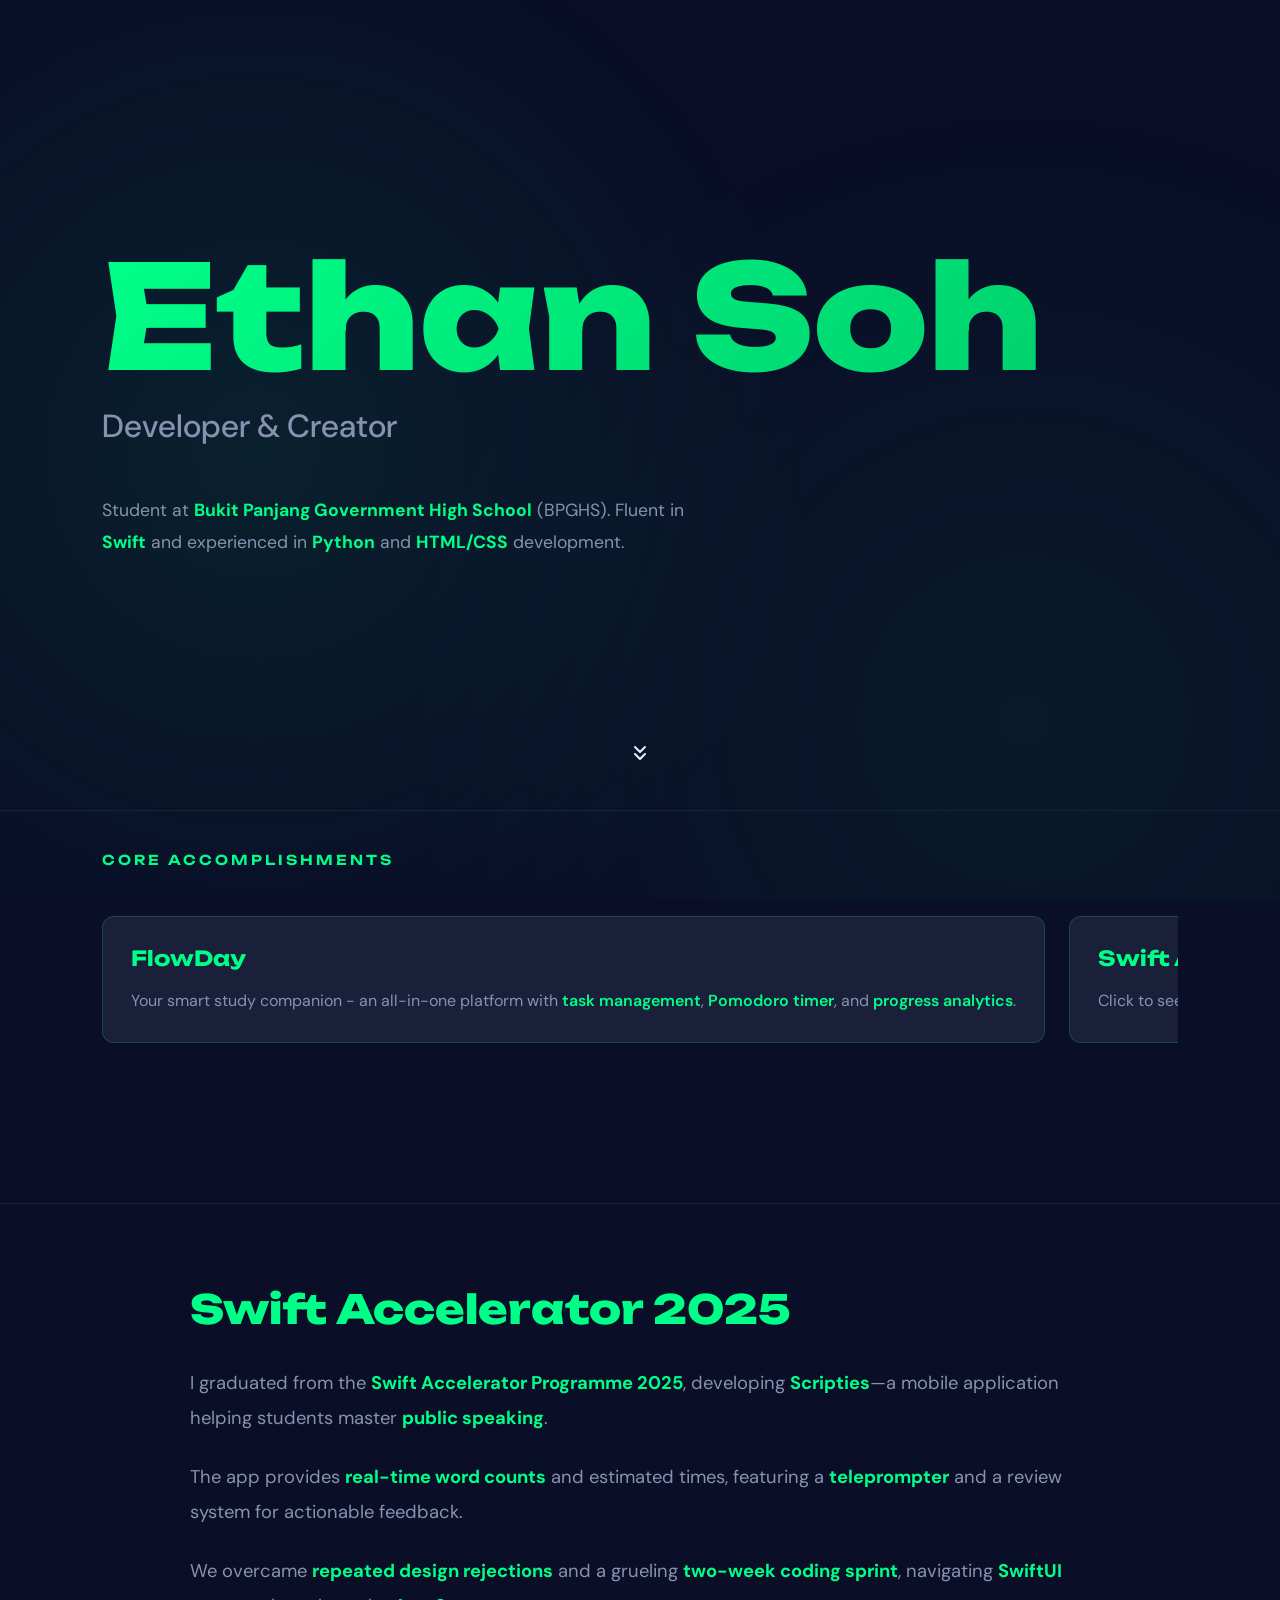
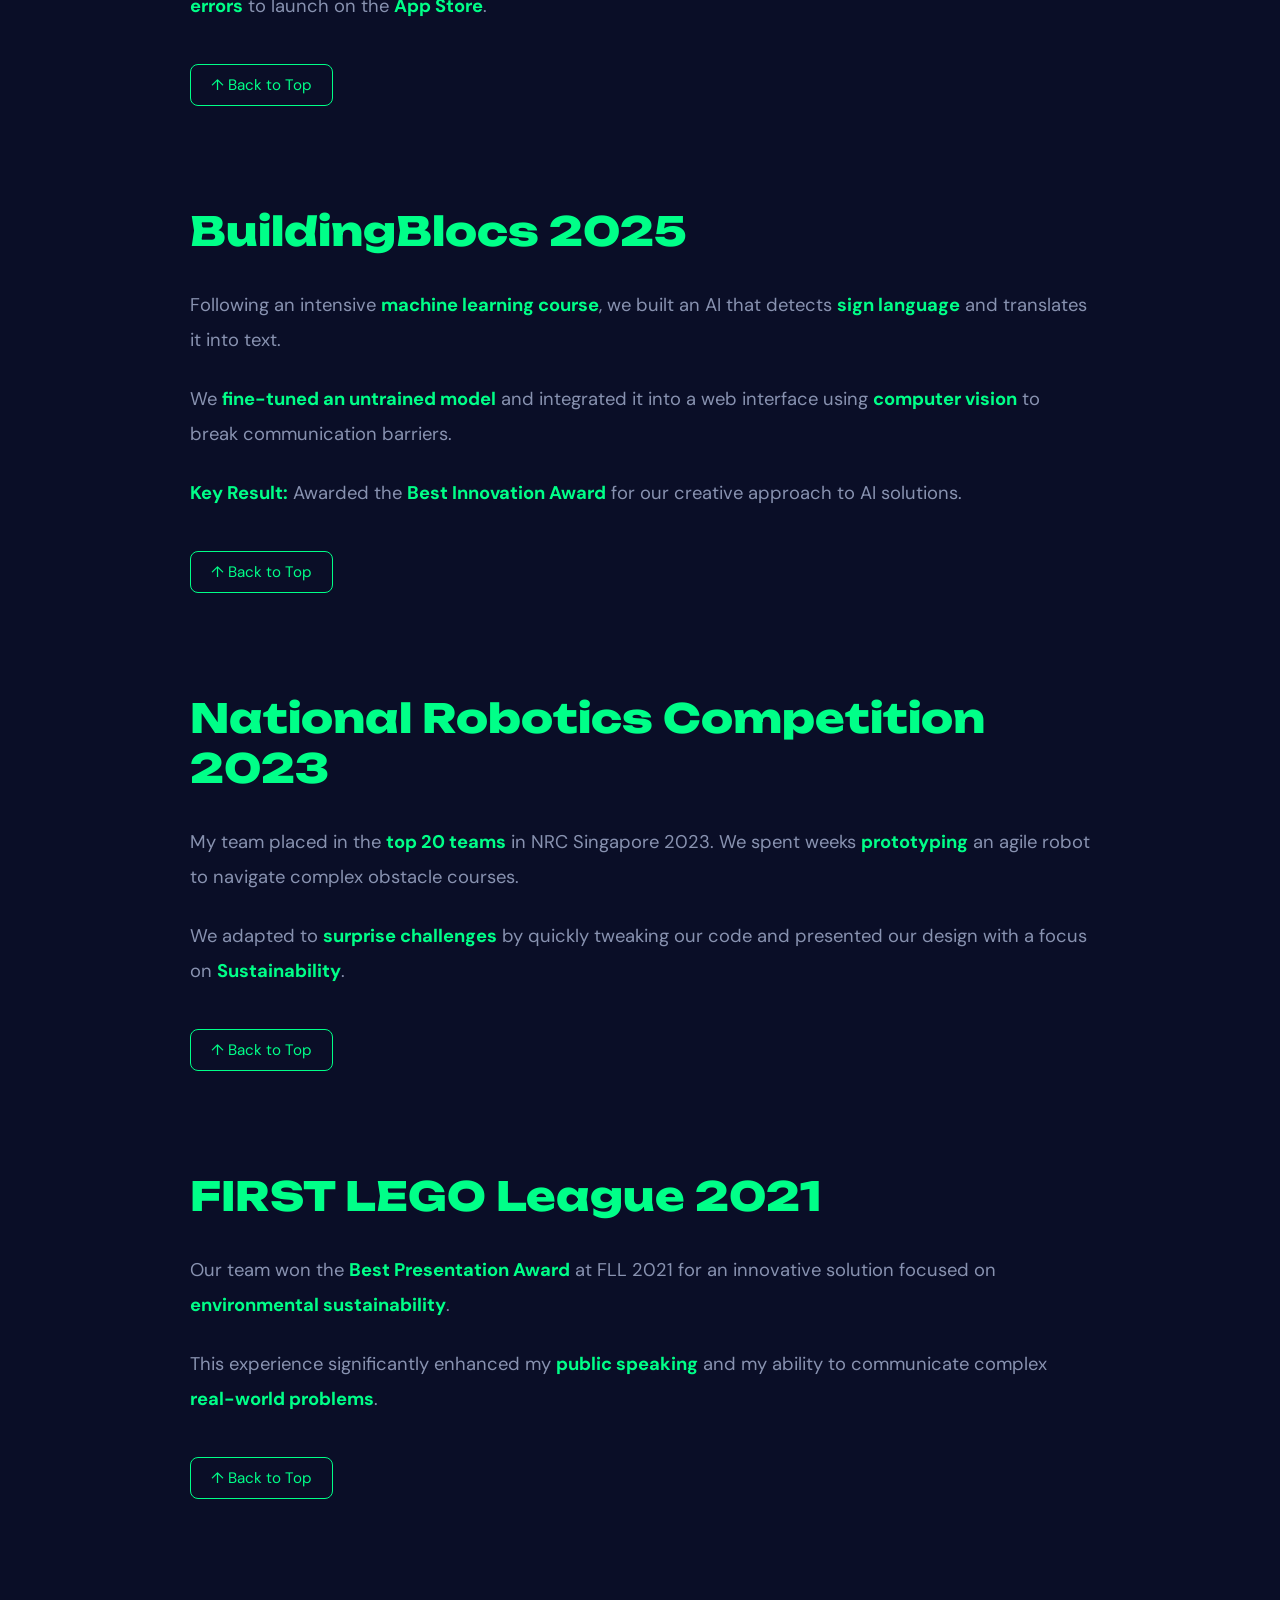
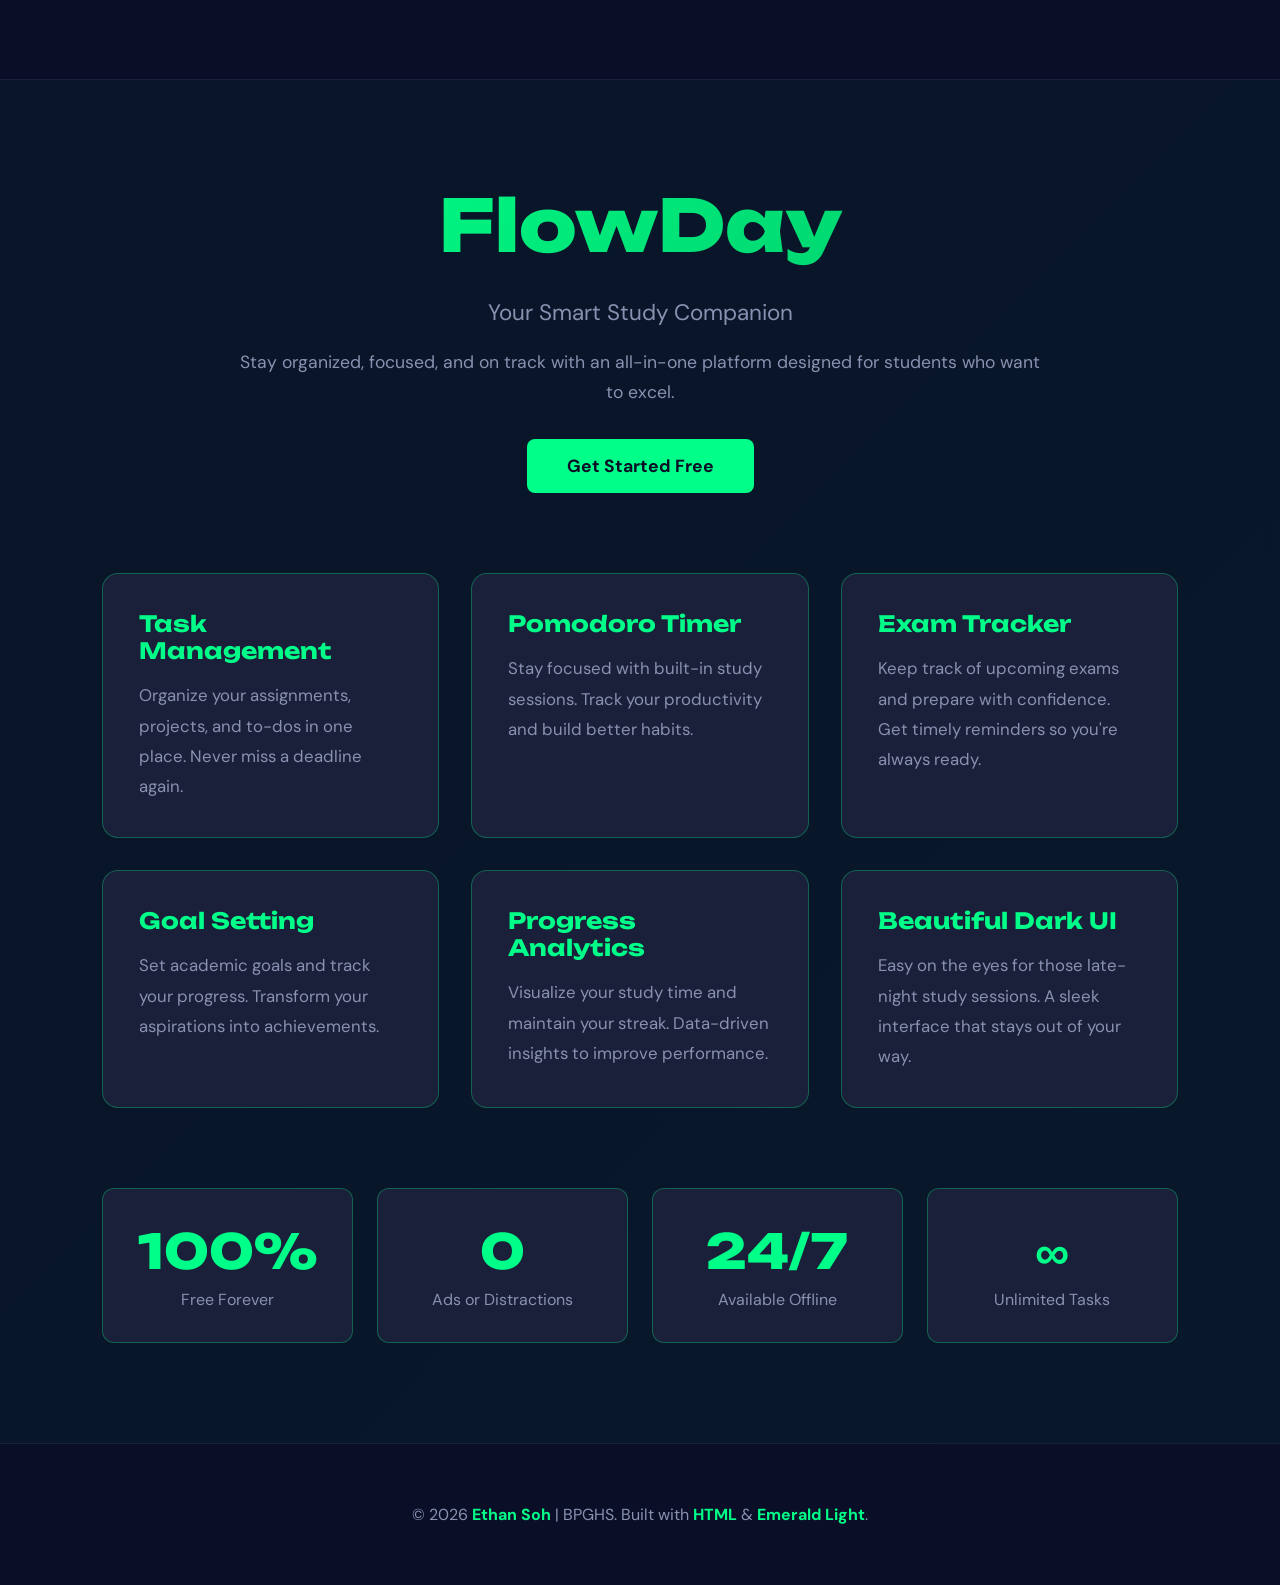
<file: Ethan Soh Portfolio (1).html>
<!DOCTYPE html>
<html lang="en">
<head>
    <meta charset="UTF-8">
    <meta name="viewport" content="width=device-width, initial-scale=1.0">
    <title>Ethan Soh — Developer & Creator</title>
    <link rel="preconnect" href="https://fonts.googleapis.com">
    <link rel="preconnect" href="https://fonts.gstatic.com" crossorigin>
    <link href="https://fonts.googleapis.com/css2?family=Unbounded:wght@400;600;800&family=DM+Sans:wght@400;500;700&display=swap" rel="stylesheet">
    
    <style>
        * {
            margin: 0;
            padding: 0;
            box-sizing: border-box;
        }

        :root {
            --bg: #0a0e27;
            --surface: #1a1f3a;
            --accent: #00ff88;
            --accent-dim: #00cc6a;
            --text: #e8ecfb;
            --text-dim: #8892b0;
            --purple: #a78bfa;
            --blue: #60a5fa;
        }

        html {
            scroll-behavior: smooth;
        }

        body {
            font-family: 'DM Sans', sans-serif;
            background: var(--bg);
            color: var(--text);
            overflow-x: hidden;
        }

        /* Animated background */
        body::before {
            content: '';
            position: fixed;
            top: 0;
            left: 0;
            width: 100%;
            height: 100%;
            background: 
                radial-gradient(circle at 20% 50%, rgba(0, 255, 136, 0.08) 0%, transparent 50%),
                radial-gradient(circle at 80% 80%, rgba(0, 255, 136, 0.05) 0%, transparent 50%);
            z-index: -1;
            animation: bgPulse 20s ease-in-out infinite;
        }

        @keyframes bgPulse {
            0%, 100% { opacity: 0.5; }
            50% { opacity: 0.8; }
        }

        /* Hero Section */
        .hero {
            min-height: 90vh;
            display: flex;
            flex-direction: column;
            justify-content: center;
            padding: 0 8%;
            padding-bottom: 0;
            position: relative;
        }

        .hero-name {
            font-family: 'Unbounded', sans-serif;
            font-size: clamp(3.5rem, 12vw, 9rem);
            font-weight: 800;
            line-height: 0.9;
            background: linear-gradient(135deg, var(--accent) 0%, var(--accent-dim) 100%);
            -webkit-background-clip: text;
            background-clip: text;
            -webkit-text-fill-color: transparent;
            animation: slideUp 1.2s cubic-bezier(0.16, 1, 0.3, 1);
            margin-bottom: 1.5rem;
        }

        @keyframes slideUp {
            from {
                opacity: 0;
                transform: translateY(60px);
            }
            to {
                opacity: 1;
                transform: translateY(0);
            }
        }

        .hero-subtitle {
            font-size: clamp(1.2rem, 3vw, 2rem);
            color: var(--text-dim);
            font-weight: 500;
            animation: slideUp 1.2s cubic-bezier(0.16, 1, 0.3, 1) 0.2s backwards;
            margin-bottom: 3rem;
        }

        .hero-bio {
            max-width: 600px;
            font-size: 1.1rem;
            line-height: 1.8;
            color: var(--text-dim);
            animation: slideUp 1.2s cubic-bezier(0.16, 1, 0.3, 1) 0.4s backwards;
        }

        .hero-bio strong {
            color: var(--accent);
            font-weight: 700;
        }

        .scroll-indicator {
            position: absolute;
            bottom: 40px;
            left: 50%;
            transform: translateX(-50%);
            animation: bounce 2s infinite;
        }

        @keyframes bounce {
            0%, 100% { transform: translateX(-50%) translateY(0); }
            50% { transform: translateX(-50%) translateY(-10px); }
        }

        .scroll-indicator svg {
            width: 24px;
            height: 24px;
            stroke: var(--accent);
        }

        /* Accomplishments Section (Original Style) */
        .accomplishments-section {
            padding: 40px 8% 80px 8%;
            border-top: 1px solid var(--surface);
        }

        .section-title {
            font-family: 'Unbounded', sans-serif;
            font-size: 0.85rem;
            text-transform: uppercase;
            letter-spacing: 3px;
            color: var(--accent);
            margin-bottom: 3rem;
            font-weight: 600;
        }

        .cards-grid {
            display: flex;
            gap: 24px;
            overflow-x: auto;
            overflow-y: hidden;
            scroll-snap-type: x mandatory;
            -webkit-overflow-scrolling: touch;
            scrollbar-width: thin;
            scrollbar-color: var(--accent) var(--surface);
            padding-bottom: 20px;
            margin-bottom: 60px;
        }

        .cards-grid::-webkit-scrollbar {
            height: 8px;
        }

        .cards-grid::-webkit-scrollbar-track {
            background: var(--surface);
            border-radius: 4px;
        }

        .cards-grid::-webkit-scrollbar-thumb {
            background: var(--accent);
            border-radius: 4px;
        }

        .cards-grid::-webkit-scrollbar-thumb:hover {
            background: var(--accent-dim);
        }

        .card {
            background: var(--surface);
            border: 1px solid rgba(0, 255, 136, 0.2);
            border-radius: 12px;
            padding: 28px;
            transition: all 0.3s cubic-bezier(0.16, 1, 0.3, 1);
            cursor: pointer;
            text-decoration: none;
            color: inherit;
            display: block;
            min-width: 320px;
            flex-shrink: 0;
            scroll-snap-align: start;
        }

        .card:hover {
            border-color: var(--accent);
            transform: translateY(-8px);
            box-shadow: 0 20px 40px rgba(0, 255, 136, 0.15);
            background: #222847;
        }

        .card h3 {
            font-family: 'Unbounded', sans-serif;
            color: var(--accent);
            font-size: 1.3rem;
            margin-bottom: 1rem;
            font-weight: 700;
        }

        .card p {
            color: var(--text-dim);
            line-height: 1.7;
            font-size: 1rem;
        }

        .card strong {
            color: var(--accent);
            font-weight: 600;
        }

        /* Detailed Sections */
        .details-section {
            padding: 80px 8%;
            border-top: 1px solid var(--surface);
        }

        .detail-block {
            max-width: 900px;
            margin: 0 auto 100px;
        }

        .detail-block h2 {
            font-family: 'Unbounded', sans-serif;
            color: var(--accent);
            font-size: 2.5rem;
            margin-bottom: 2rem;
            font-weight: 800;
        }

        .detail-block p {
            color: var(--text-dim);
            font-size: 1.15rem;
            line-height: 1.9;
            margin-bottom: 1.5rem;
        }

        .detail-block strong {
            color: var(--accent);
            font-weight: 700;
        }

        .back-link {
            display: inline-block;
            color: var(--accent);
            text-decoration: none;
            font-size: 0.95rem;
            border: 1px solid var(--accent);
            padding: 10px 20px;
            border-radius: 8px;
            transition: 0.3s;
            margin-top: 1rem;
        }

        .back-link:hover {
            background: var(--accent);
            color: var(--bg);
        }

        /* Flowday Product Section */
        .flowday-product-section {
            padding: 100px 8%;
            background: linear-gradient(135deg, rgba(0, 255, 136, 0.03) 0%, rgba(0, 204, 106, 0.05) 100%);
            border-top: 1px solid var(--surface);
        }

        .product-header {
            text-align: center;
            max-width: 800px;
            margin: 0 auto 80px;
        }

        .product-header h2 {
            font-family: 'Unbounded', sans-serif;
            font-size: clamp(2.5rem, 6vw, 4.5rem);
            background: linear-gradient(135deg, var(--accent) 0%, var(--accent-dim) 100%);
            -webkit-background-clip: text;
            background-clip: text;
            -webkit-text-fill-color: transparent;
            margin-bottom: 1.5rem;
            font-weight: 800;
        }

        .product-header p {
            font-size: 1.4rem;
            color: var(--text-dim);
            line-height: 1.7;
        }

        .product-tagline {
            font-size: 1.1rem !important;
            margin-top: 1rem;
        }

        .product-cta {
            display: inline-block;
            background: var(--accent);
            color: var(--bg);
            padding: 16px 40px;
            border-radius: 8px;
            text-decoration: none;
            font-weight: 700;
            font-size: 1.1rem;
            transition: all 0.3s;
            margin-top: 2rem;
        }

        .product-cta:hover {
            background: var(--accent-dim);
            transform: translateY(-3px);
            box-shadow: 0 10px 30px rgba(0, 255, 136, 0.3);
        }

        .features-grid {
            display: grid;
            grid-template-columns: repeat(auto-fit, minmax(300px, 1fr));
            gap: 32px;
            margin-top: 60px;
        }

        .feature-card {
            background: var(--surface);
            border: 1px solid rgba(0, 255, 136, 0.3);
            border-radius: 16px;
            padding: 36px;
            transition: all 0.3s;
        }

        .feature-card:hover {
            border-color: var(--accent);
            transform: translateY(-5px);
            box-shadow: 0 15px 40px rgba(0, 255, 136, 0.2);
        }

        .feature-card h3 {
            font-family: 'Unbounded', sans-serif;
            color: var(--accent);
            font-size: 1.4rem;
            margin-bottom: 1rem;
            font-weight: 700;
        }

        .feature-card p {
            color: var(--text-dim);
            line-height: 1.8;
            font-size: 1.05rem;
        }

        .stats-row {
            display: grid;
            grid-template-columns: repeat(auto-fit, minmax(200px, 1fr));
            gap: 24px;
            margin-top: 80px;
            text-align: center;
        }

        .stat-item {
            background: var(--surface);
            padding: 32px;
            border-radius: 12px;
            border: 1px solid rgba(0, 255, 136, 0.3);
        }

        .stat-number {
            font-family: 'Unbounded', sans-serif;
            font-size: 3rem;
            color: var(--accent);
            font-weight: 800;
            margin-bottom: 0.5rem;
        }

        .stat-label {
            color: var(--text-dim);
            font-size: 1rem;
        }

        /* Footer */
        .footer {
            padding: 60px 8%;
            text-align: center;
            border-top: 1px solid var(--surface);
            color: var(--text-dim);
        }

        .footer strong {
            color: var(--accent);
        }

        /* Mobile Adjustments */
        @media (max-width: 768px) {
            .hero {
                padding: 0 5%;
            }

            .accomplishments-section,
            .details-section,
            .flowday-product-section {
                padding: 60px 5%;
            }

            .card {
                min-width: 280px;
            }

            .features-grid {
                grid-template-columns: 1fr;
            }

            .stats-row {
                grid-template-columns: 1fr 1fr;
            }
        }

        /* Custom Selection */
        ::selection {
            background: var(--accent);
            color: var(--bg);
        }

        /* Smooth scroll offset for anchor links */
        html {
            scroll-padding-top: 80px;
        }
    </style>
</head>
<body>

    <!-- Hero Section -->
    <section class="hero">
        <h1 class="hero-name">Ethan Soh</h1>
        <p class="hero-subtitle">Developer & Creator</p>
        <div class="hero-bio">
            Student at <strong>Bukit Panjang Government High School</strong> (BPGHS). Fluent in <strong>Swift</strong> and experienced in <strong>Python</strong> and <strong>HTML/CSS</strong> development.
        </div>
        <div class="scroll-indicator">
            <svg viewBox="0 0 24 24" fill="none">
                <path d="M7 13l5 5 5-5M7 6l5 5 5-5" stroke="currentColor" stroke-width="2" stroke-linecap="round" stroke-linejoin="round"/>
            </svg>
        </div>
    </section>

    <!-- Accomplishments Cards Section -->
    <section class="accomplishments-section">
        <div class="section-title">Core Accomplishments</div>
        <div class="cards-grid">
            <a href="#flowday" class="card">
                <h3>FlowDay</h3>
                <p>Your smart study companion - an all-in-one platform with <strong>task management</strong>, <strong>Pomodoro timer</strong>, and <strong>progress analytics</strong>.</p>
            </a>

            <a href="#Swift2025" class="card">
                <h3>Swift Accelerator 2025</h3>
                <p>Click to see how I built <strong>Scripties</strong> and deployed it to the <strong>App Store</strong>.</p>
            </a>

            <a href="#BuildingBlocs2025" class="card">
                <h3>BuildingBlocs 2025</h3>
                <p>How I developed an AI that translates <strong>sign language</strong> into text.</p>
            </a>

            <a href="#NRC2023" class="card">
                <h3>NRC 2023</h3>
                <p>Explore how I ranked in the <strong>top 20 teams</strong> in NRC Singapore.</p>
            </a>

            <a href="#fll2021" class="card">
                <h3>Best Presentation FLL 2021</h3>
                <p>How I received recognition for an outstanding <strong>sustainability</strong> presentation.</p>
            </a>
        </div>
    </section>

    <!-- Detailed Accomplishments Section -->
    <section class="details-section">
        <div class="detail-block" id="Swift2025">
            <h2>Swift Accelerator 2025</h2>
            <p>I graduated from the <strong>Swift Accelerator Programme 2025</strong>, developing <strong>Scripties</strong>—a mobile application helping students master <strong>public speaking</strong>.</p>
            <p>The app provides <strong>real-time word counts</strong> and estimated times, featuring a <strong>teleprompter</strong> and a review system for actionable feedback.</p>
            <p>We overcame <strong>repeated design rejections</strong> and a grueling <strong>two-week coding sprint</strong>, navigating <strong>SwiftUI errors</strong> to launch on the <strong>App Store</strong>.</p>
            <a href="#" class="back-link">↑ Back to Top</a>
        </div>

        <div class="detail-block" id="BuildingBlocs2025">
            <h2>BuildingBlocs 2025</h2>
            <p>Following an intensive <strong>machine learning course</strong>, we built an AI that detects <strong>sign language</strong> and translates it into text.</p>
            <p>We <strong>fine-tuned an untrained model</strong> and integrated it into a web interface using <strong>computer vision</strong> to break communication barriers.</p>
            <p><strong>Key Result:</strong> Awarded the <strong>Best Innovation Award</strong> for our creative approach to AI solutions.</p>
            <a href="#" class="back-link">↑ Back to Top</a>
        </div>

        <div class="detail-block" id="NRC2023">
            <h2>National Robotics Competition 2023</h2>
            <p>My team placed in the <strong>top 20 teams</strong> in NRC Singapore 2023. We spent weeks <strong>prototyping</strong> an agile robot to navigate complex obstacle courses.</p>
            <p>We adapted to <strong>surprise challenges</strong> by quickly tweaking our code and presented our design with a focus on <strong>Sustainability</strong>.</p>
            <a href="#" class="back-link">↑ Back to Top</a>
        </div>

        <div class="detail-block" id="fll2021">
            <h2>FIRST LEGO League 2021</h2>
            <p>Our team won the <strong>Best Presentation Award</strong> at FLL 2021 for an innovative solution focused on <strong>environmental sustainability</strong>.</p>
            <p>This experience significantly enhanced my <strong>public speaking</strong> and my ability to communicate complex <strong>real-world problems</strong>.</p>
            <a href="#" class="back-link">↑ Back to Top</a>
        </div>
    </section>

    <!-- FlowDay Product Section -->
    <section class="flowday-product-section" id="flowday">
        <div class="product-header">
            <h2>FlowDay</h2>
            <p>Your Smart Study Companion</p>
            <p class="product-tagline">Stay organized, focused, and on track with an all-in-one platform designed for students who want to excel.</p>
            <a href="https://flowday-7bt.pages.dev" class="product-cta" target="_blank">Get Started Free</a>
        </div>

        <div class="features-grid">
            <div class="feature-card">
                <h3>Task Management</h3>
                <p>Organize your assignments, projects, and to-dos in one place. Never miss a deadline again.</p>
            </div>

            <div class="feature-card">
                <h3>Pomodoro Timer</h3>
                <p>Stay focused with built-in study sessions. Track your productivity and build better habits.</p>
            </div>

            <div class="feature-card">
                <h3>Exam Tracker</h3>
                <p>Keep track of upcoming exams and prepare with confidence. Get timely reminders so you're always ready.</p>
            </div>

            <div class="feature-card">
                <h3>Goal Setting</h3>
                <p>Set academic goals and track your progress. Transform your aspirations into achievements.</p>
            </div>

            <div class="feature-card">
                <h3>Progress Analytics</h3>
                <p>Visualize your study time and maintain your streak. Data-driven insights to improve performance.</p>
            </div>

            <div class="feature-card">
                <h3>Beautiful Dark UI</h3>
                <p>Easy on the eyes for those late-night study sessions. A sleek interface that stays out of your way.</p>
            </div>
        </div>

        <div class="stats-row">
            <div class="stat-item">
                <div class="stat-number">100%</div>
                <div class="stat-label">Free Forever</div>
            </div>

            <div class="stat-item">
                <div class="stat-number">0</div>
                <div class="stat-label">Ads or Distractions</div>
            </div>

            <div class="stat-item">
                <div class="stat-number">24/7</div>
                <div class="stat-label">Available Offline</div>
            </div>

            <div class="stat-item">
                <div class="stat-number">∞</div>
                <div class="stat-label">Unlimited Tasks</div>
            </div>
        </div>
    </section>

    <!-- Footer -->
    <footer class="footer">
        © 2026 <strong>Ethan Soh</strong> | BPGHS. Built with <strong>HTML</strong> & <strong>Emerald Light</strong>.
    </footer>

    <script>
        // Smooth scroll with offset
        document.querySelectorAll('a[href^="#"]').forEach(anchor => {
            anchor.addEventListener('click', function (e) {
                e.preventDefault();
                const target = document.querySelector(this.getAttribute('href'));
                if (target) {
                    target.scrollIntoView({
                        behavior: 'smooth',
                        block: 'start'
                    });
                }
            });
        });

        // Scroll indicator fade
        window.addEventListener('scroll', () => {
            const indicator = document.querySelector('.scroll-indicator');
            if (window.scrollY > 100) {
                indicator.style.opacity = '0';
            } else {
                indicator.style.opacity = '1';
            }
        });

        // Card hover animation enhancement
        const cards = document.querySelectorAll('.card');
        cards.forEach(card => {
            card.addEventListener('mouseenter', function() {
                this.style.transition = 'all 0.3s cubic-bezier(0.16, 1, 0.3, 1)';
            });
        });
    </script>

</body>
</html>
</file>
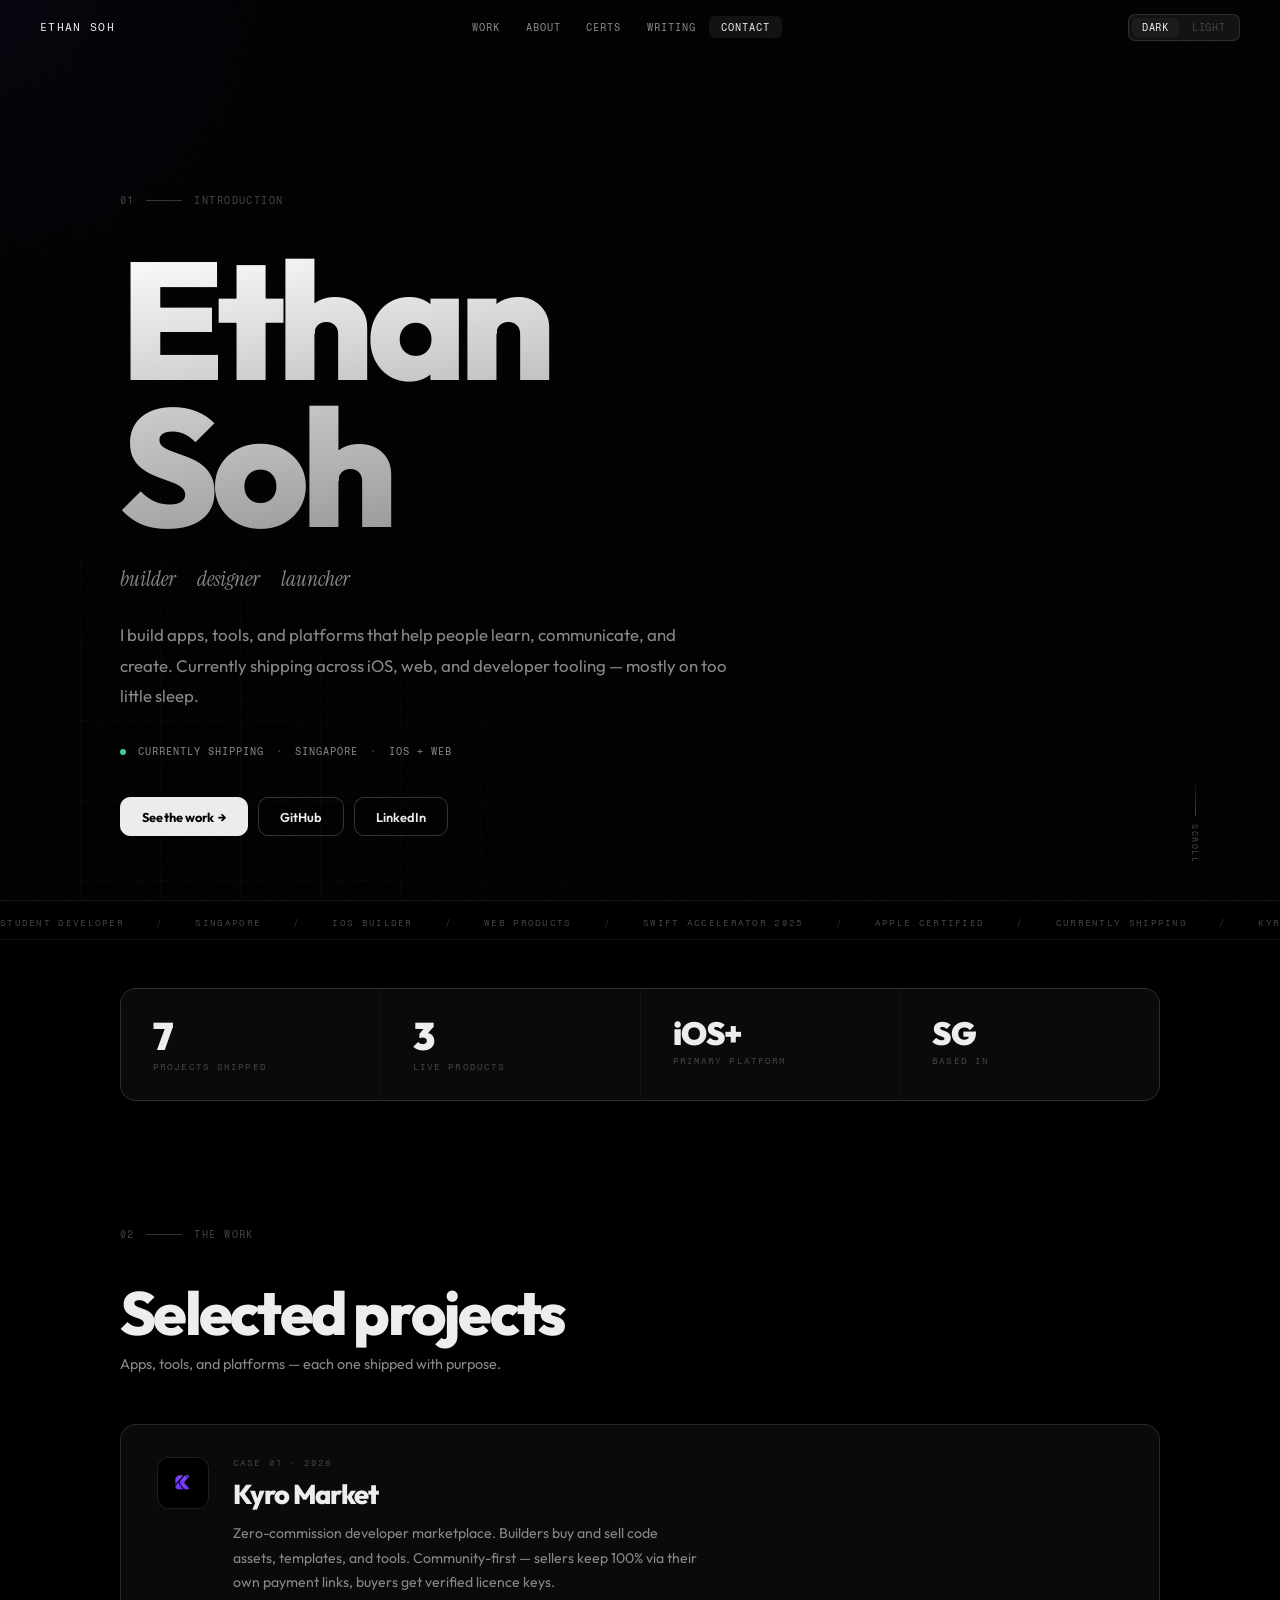
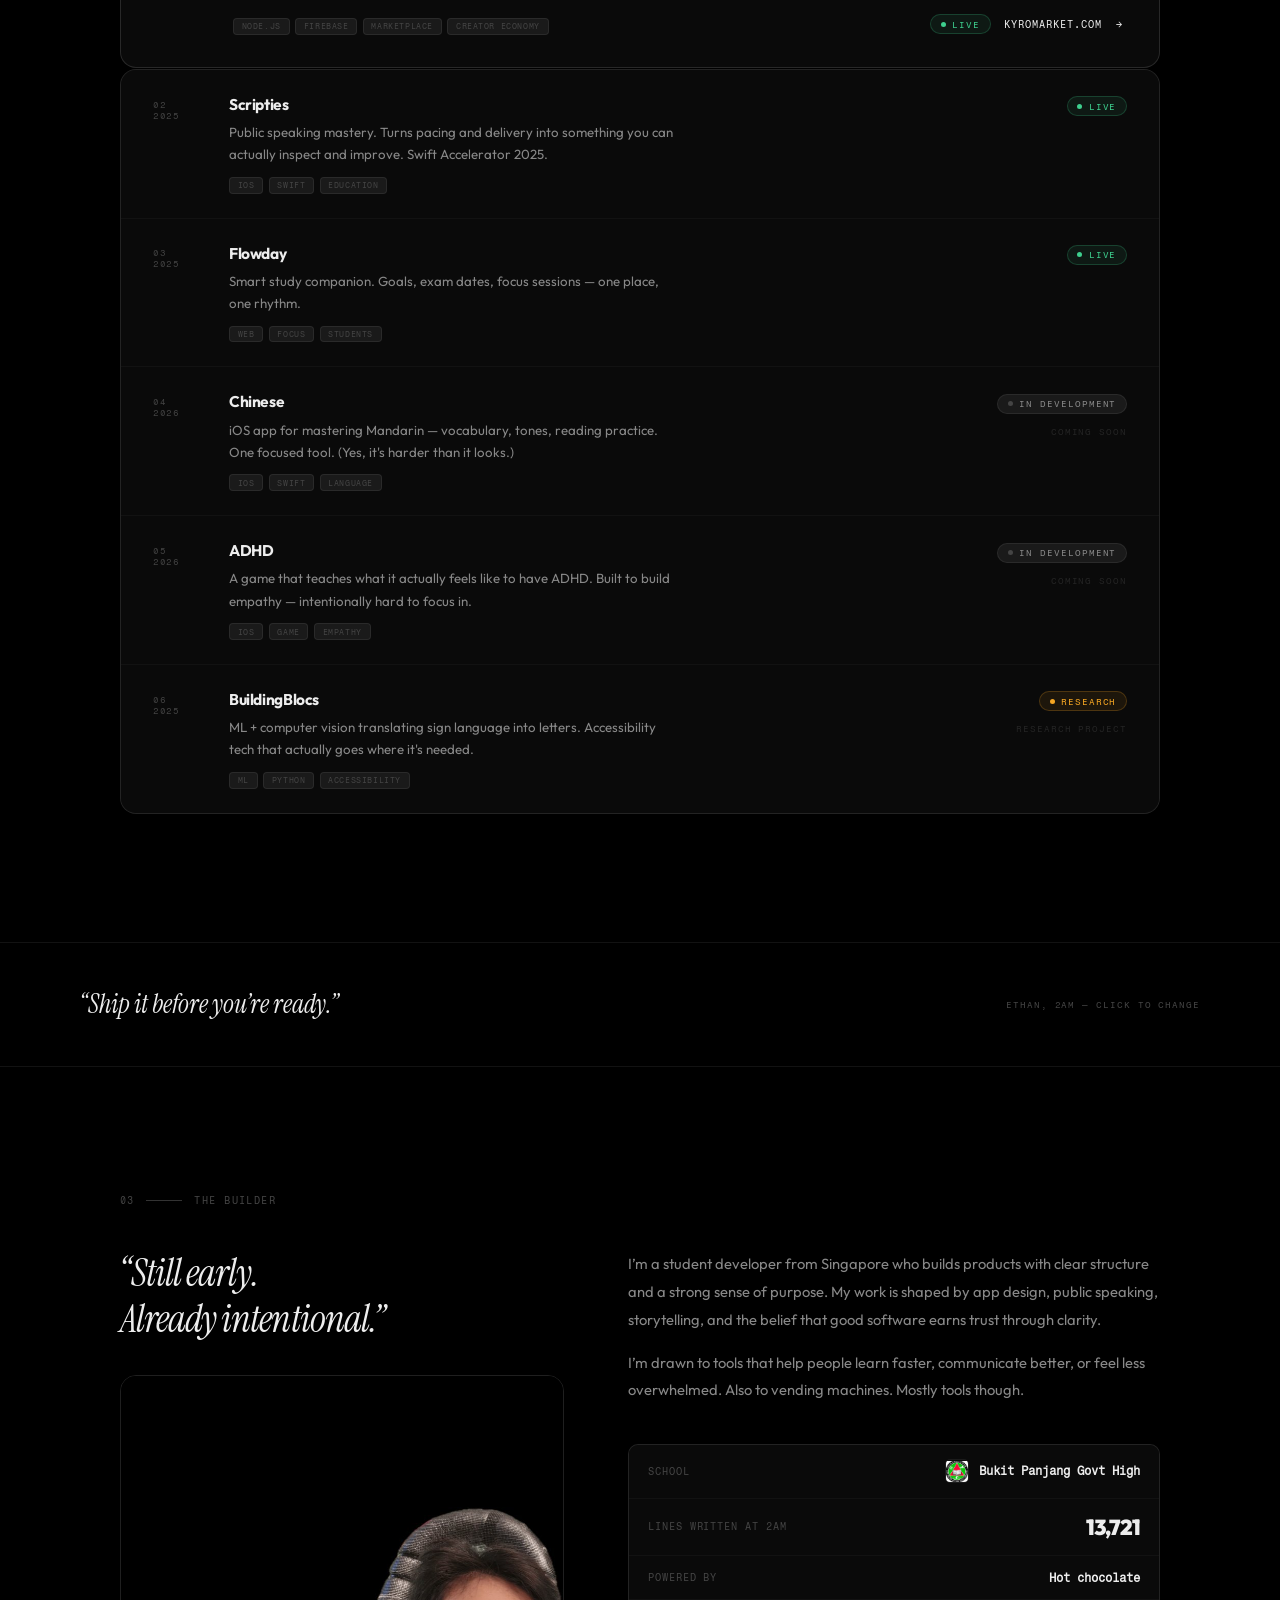
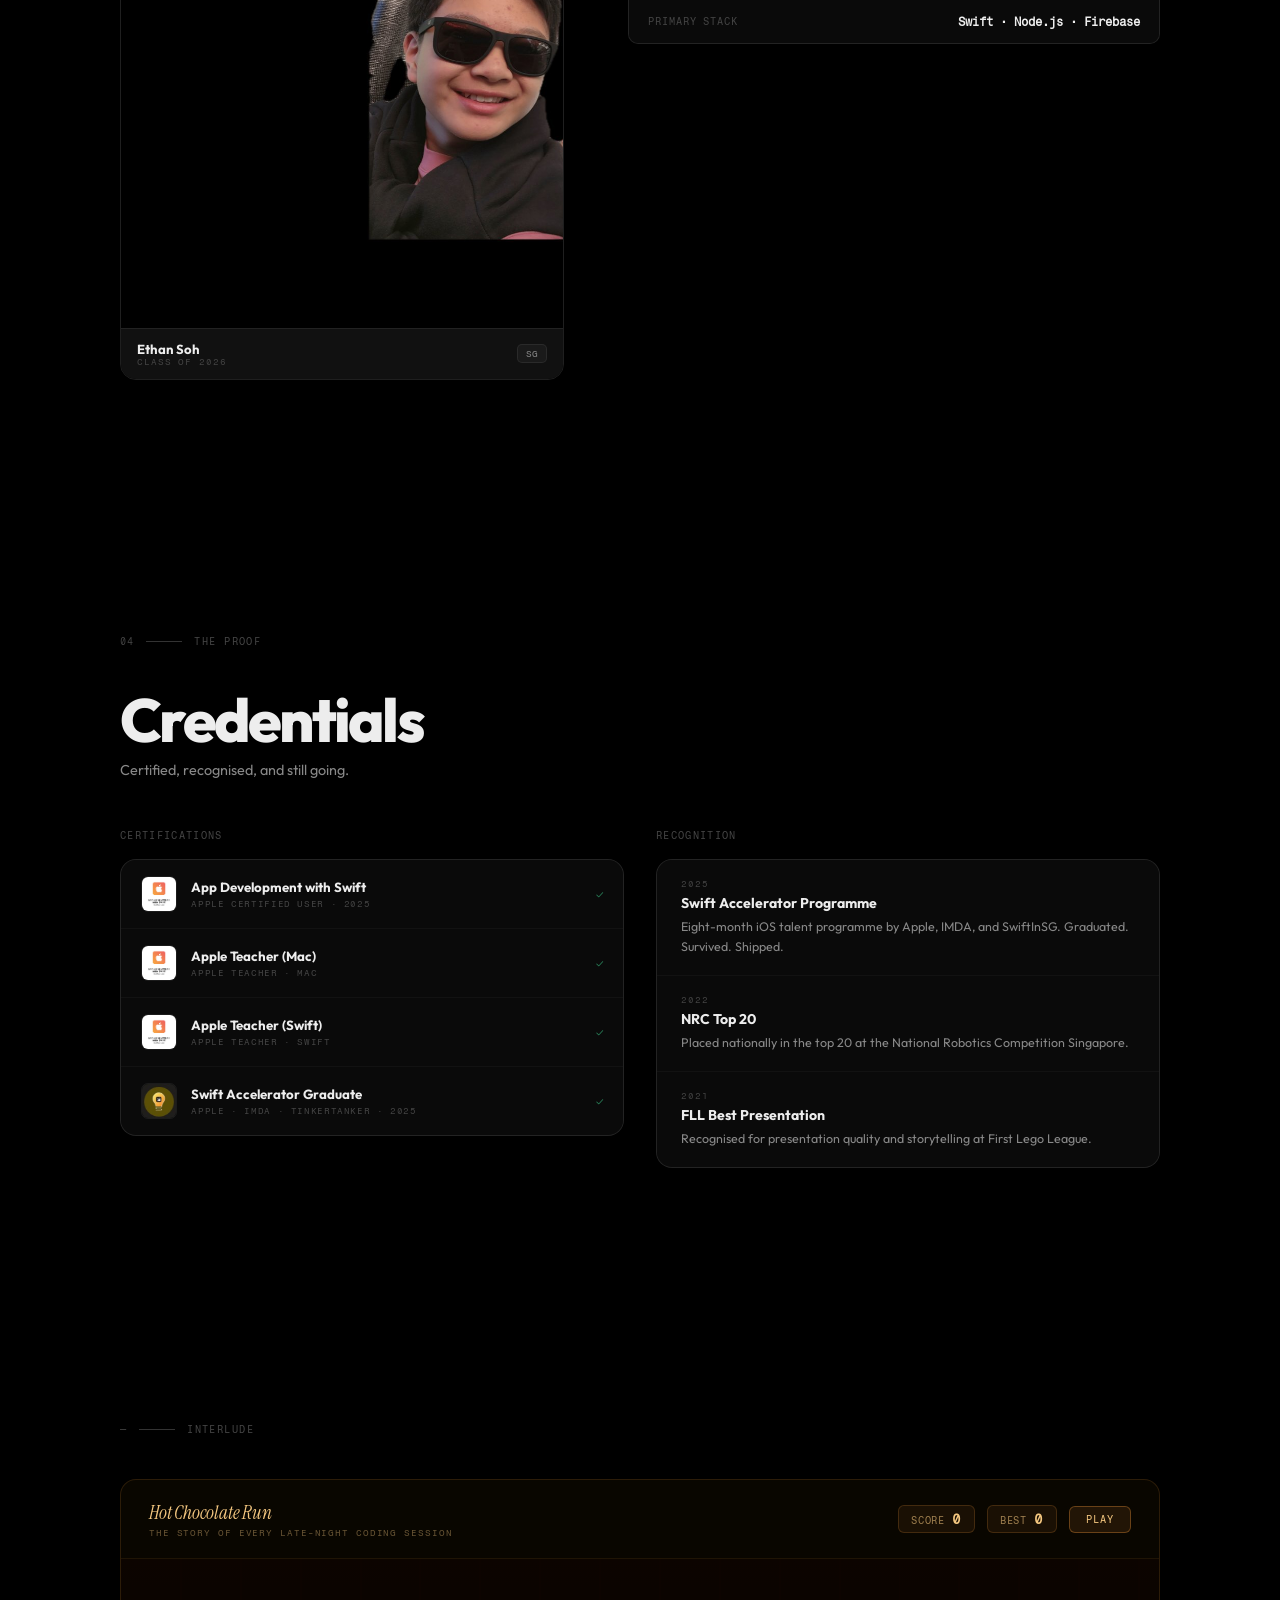
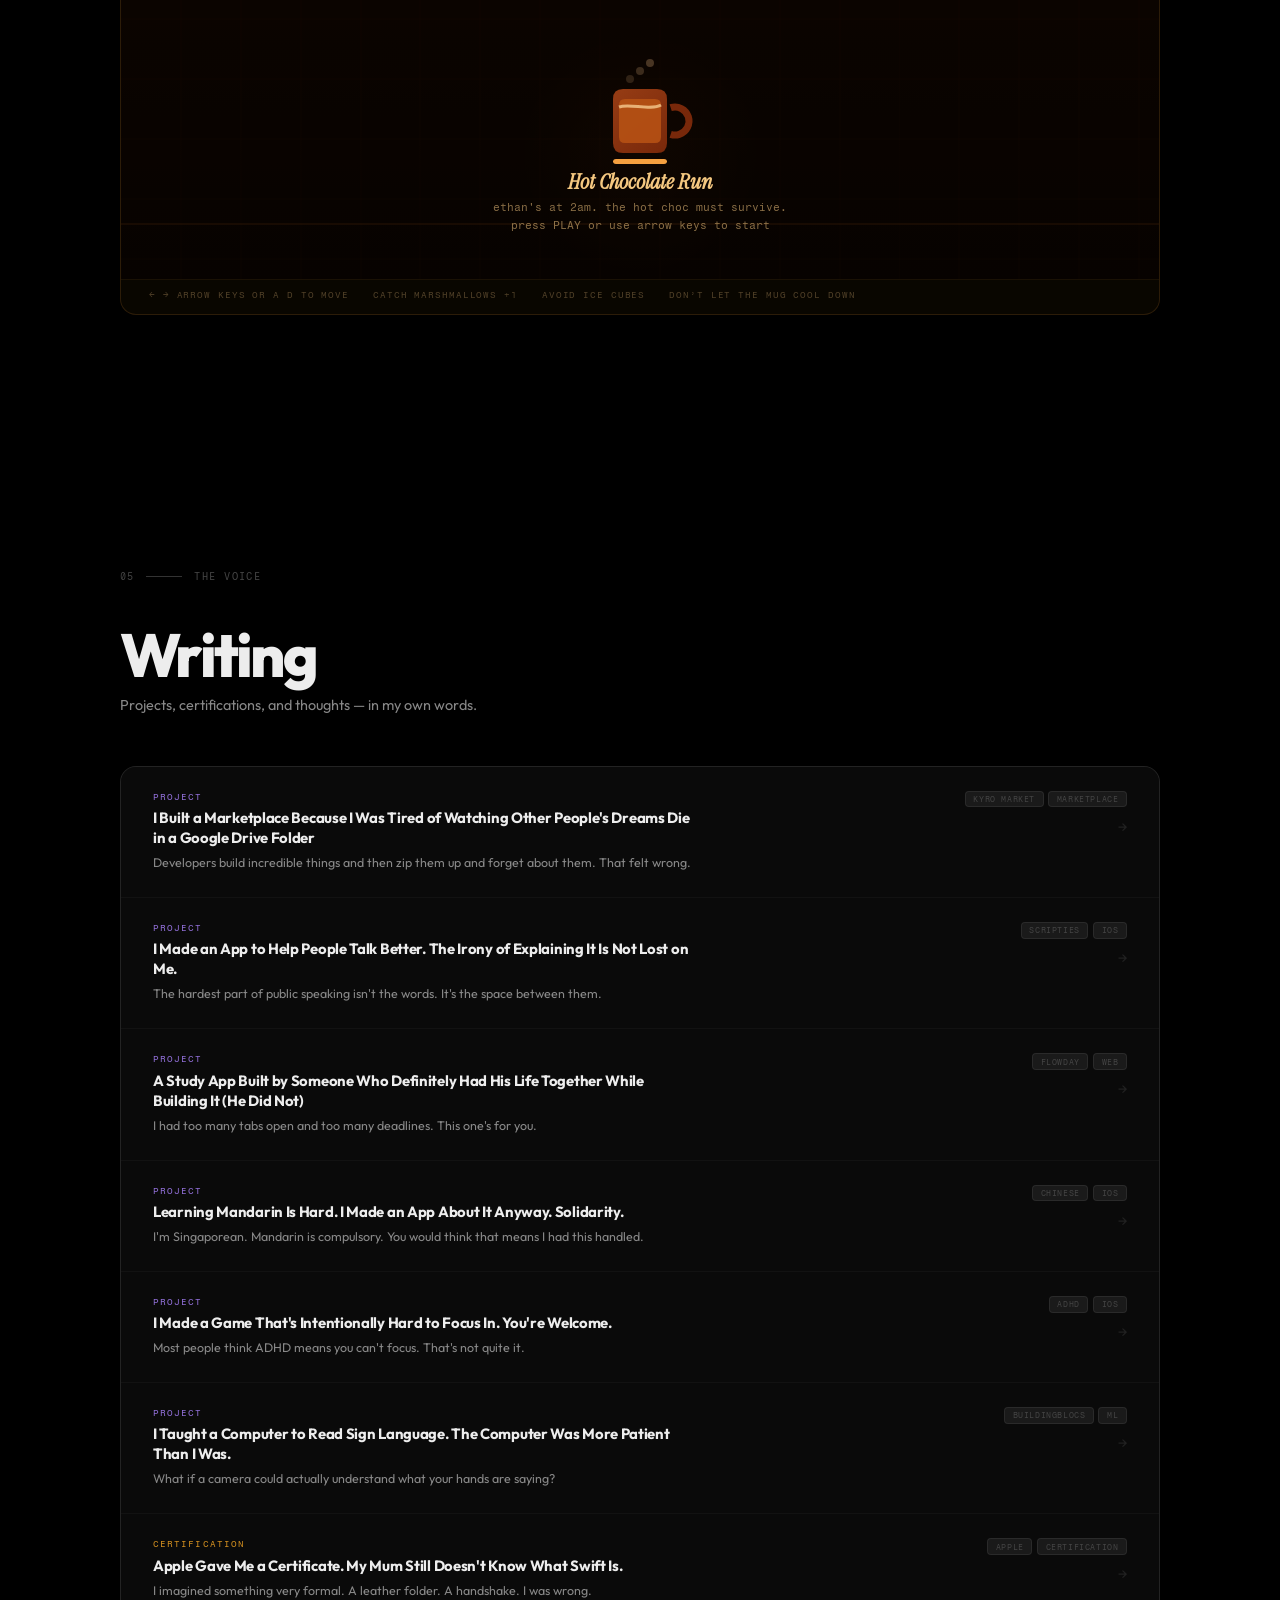
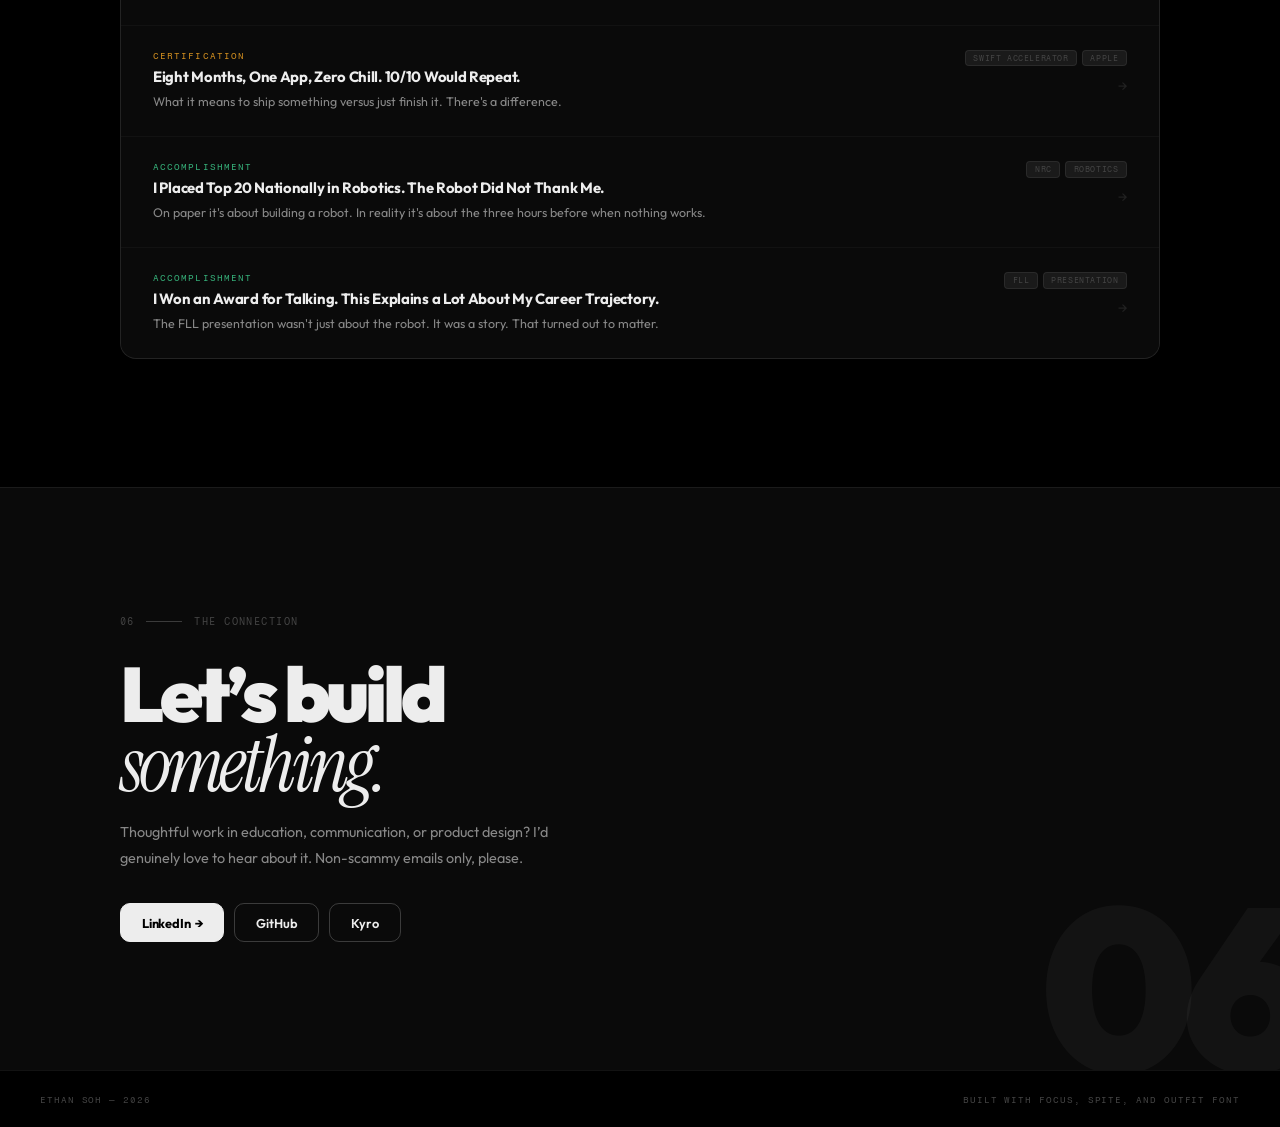
<file: index.old.html>
<!DOCTYPE html>
<html lang="en" data-theme="dark">
<head>
<meta charset="UTF-8"/>
<meta name="viewport" content="width=device-width, initial-scale=1.0"/>
<meta name="color-scheme" content="dark"/>
<title>Ethan Soh</title>
<link rel="preconnect" href="https://fonts.googleapis.com"/>
<link rel="preconnect" href="https://fonts.gstatic.com" crossorigin/>
<link href="https://fonts.googleapis.com/css2?family=Instrument+Serif:ital@0;1&family=Outfit:wght@300;400;500;600;700;800;900&family=Fragment+Mono&display=swap" rel="stylesheet"/>
<style>

/* ─── TOKENS ─── */
:root {
  --bg:        #000000;
  --bg1:       #0a0a0a;
  --bg2:       #111111;
  --bg3:       #1a1a1a;
  --bd:        rgba(255,255,255,.07);
  --bd2:       rgba(255,255,255,.12);
  --bd3:       rgba(255,255,255,.20);
  --t:         #ededed;
  --t2:        #888;
  --t3:        #444;
  --t-inv:     #000;
  --green:     #3ecf8e;
  --red:       #ff4c4c;
  --gold:      #f5a623;
  --violet:    #7c3aed;
  --v-rgb:     124,58,237;
  --sans:      'Outfit', -apple-system, sans-serif;
  --mono:      'Fragment Mono', monospace;
  --serif:     'Instrument Serif', Georgia, serif;
  --max:       1120px;
  --px:        clamp(1.25rem, 4vw, 2.5rem);
  --gap:       clamp(5rem, 10vw, 9rem);
  --ease:      cubic-bezier(.4,0,.2,1);
  --spring:    cubic-bezier(.34,1.56,.64,1);
  --r:         10px;
  --rl:        16px;
}
[data-theme="light"] {
  --bg:   #ffffff;
  --bg1:  #fafafa;
  --bg2:  #f5f5f5;
  --bg3:  #eeeeee;
  --bd:   rgba(0,0,0,.06);
  --bd2:  rgba(0,0,0,.10);
  --bd3:  rgba(0,0,0,.18);
  --t:    #0a0a0a;
  --t2:   #666;
  --t3:   #999;
  --t-inv:#fff;
}

/* ─── RESET ─── */
*,*::before,*::after{box-sizing:border-box;margin:0;padding:0}
html{scroll-behavior:smooth}
body{
  font-family:var(--sans);
  background:var(--bg);
  color:var(--t);
  -webkit-font-smoothing:antialiased;
  overflow-x:hidden;
  transition:background .3s var(--ease),color .3s var(--ease);
  position:relative;
}
img{display:block;max-width:100%}
a{color:inherit;text-decoration:none}
button{font:inherit;cursor:pointer;border:none;background:none}

/* ─── NOISE ─── */
body::after{
  content:'';
  position:fixed;inset:0;
  pointer-events:none;z-index:500;
  opacity:.028;
  background-image:url("data:image/svg+xml,%3Csvg xmlns='http://www.w3.org/2000/svg' width='300' height='300'%3E%3Cfilter id='n'%3E%3CfeTurbulence type='fractalNoise' baseFrequency='.85' numOctaves='4' stitchTiles='stitch'/%3E%3C/filter%3E%3Crect width='300' height='300' filter='url(%23n)'/%3E%3C/svg%3E");
  background-size:200px;
}

/* ─── PROGRESS BAR ─── */
#progress{
  position:fixed;top:0;left:0;
  height:1.5px;
  background:var(--t);
  width:0%;
  z-index:9999;
  transition:width .08s linear;
  pointer-events:none;
}

/* ─── CURSOR GLOW ─── */
#cursor-glow{
  position:fixed;
  width:700px;height:700px;
  border-radius:50%;
  background:radial-gradient(circle,rgba(var(--v-rgb),.055) 0%,transparent 70%);
  pointer-events:none;
  transform:translate(-50%,-50%);
  z-index:0;
  transition:opacity .4s;
  opacity:1;
  will-change:transform;
}
[data-theme="light"] #cursor-glow{opacity:0}

/* ─── CONTAINER ─── */
.wrap{
  max-width:var(--max);
  margin:0 auto;
  padding:0 var(--px);
}

/* ─── NAV ─── */
#nav{
  position:fixed;top:0;left:0;right:0;
  z-index:200;
  padding:.85rem var(--px);
  display:flex;align-items:center;justify-content:space-between;
  transition:background .3s var(--ease),border-color .3s var(--ease);
  border-bottom:1px solid transparent;
}
#nav.stuck{
  background:color-mix(in srgb, var(--bg) 85%, transparent);
  border-bottom-color:var(--bd);
  backdrop-filter:blur(16px);
  -webkit-backdrop-filter:blur(16px);
}
.nav-logo{
  font-family:var(--mono);
  font-size:.7rem;
  letter-spacing:.12em;
  text-transform:uppercase;
  color:var(--t);
  cursor:pointer;
  user-select:none;
  transition:opacity .2s;
}
.nav-logo:hover{opacity:.7}
.nav-links{display:flex;gap:.1rem}
.nav-links a{
  font-family:var(--mono);
  font-size:.62rem;
  text-transform:uppercase;
  letter-spacing:.1em;
  color:var(--t2);
  padding:.35rem .75rem;
  border-radius:6px;
  transition:color .15s,background .15s;
}
.nav-links a:hover,.nav-links a.active{color:var(--t);background:var(--bg2)}
.theme-tog{
  display:flex;gap:2px;
  padding:3px;
  background:var(--bg2);
  border:1px solid var(--bd2);
  border-radius:7px;
}
.theme-tog button{
  font-family:var(--mono);
  font-size:.6rem;
  text-transform:uppercase;
  letter-spacing:.08em;
  color:var(--t3);
  padding:.25rem .65rem;
  border-radius:5px;
  transition:all .15s var(--ease);
}
.theme-tog button.on{
  background:var(--bg3);
  color:var(--t);
}

/* ─── HERO ─── */
.hero{
  min-height:100svh;
  padding-top:5rem;
  padding-bottom:4rem;
  padding-left:var(--px);
  padding-right:var(--px);
  max-width:var(--max);
  margin:0 auto;
  display:flex;
  flex-direction:column;
  justify-content:flex-end;
  position:relative;
  z-index:1;
}

/* subtle hero grid */
.hero-grid{
  position:absolute;
  inset:0;
  background-image:
    linear-gradient(rgba(255,255,255,.022) 1px, transparent 1px),
    linear-gradient(90deg,rgba(255,255,255,.022) 1px,transparent 1px);
  background-size:80px 80px;
  pointer-events:none;
  z-index:-1;
  mask-image:radial-gradient(ellipse 80% 80% at 0% 100%,black 30%,transparent 100%);
}
[data-theme="light"] .hero-grid{
  background-image:
    linear-gradient(rgba(0,0,0,.035) 1px, transparent 1px),
    linear-gradient(90deg,rgba(0,0,0,.035) 1px,transparent 1px);
}

.hero-chapter{
  display:flex;align-items:center;gap:.75rem;
  margin-bottom:2.5rem;
}
.hero-chapter .ch-num{
  font-family:var(--mono);font-size:.6rem;
  letter-spacing:.12em;color:var(--t3);
}
.hero-chapter .ch-line{
  width:36px;height:1px;background:var(--bd3);
}
.hero-chapter .ch-label{
  font-family:var(--mono);font-size:.6rem;
  text-transform:uppercase;letter-spacing:.15em;color:var(--t3);
}

.hero-name{
  font-size:clamp(4.5rem,13vw,11rem);
  font-weight:800;
  line-height:.88;
  letter-spacing:-.045em;
  color:var(--t);
  margin-bottom:1.6rem;
}

.hero-roles{
  display:flex;align-items:center;gap:1.5rem;
  flex-wrap:wrap;
  margin-bottom:1.8rem;
}
.hero-roles span{
  font-family:var(--serif);
  font-style:italic;
  font-size:clamp(.95rem,2vw,1.3rem);
  color:var(--t2);
}
.hero-roles .rdot{color:var(--t3);margin-left:-.5rem}

.hero-body{
  font-size:clamp(.9rem,1.4vw,1.05rem);
  line-height:1.8;
  color:var(--t2);
  max-width:38rem;
  margin-bottom:2.2rem;
}

.hero-status{
  display:flex;align-items:center;gap:.75rem;
  flex-wrap:wrap;
  margin-bottom:2.5rem;
}
.status-dot{
  width:6px;height:6px;border-radius:50%;
  background:var(--green);
  animation:pulse 2s ease-in-out infinite;
}
@keyframes pulse{0%,100%{opacity:1;transform:scale(1)}50%{opacity:.35;transform:scale(.65)}}
.hero-status span{
  font-family:var(--mono);font-size:.62rem;
  text-transform:uppercase;letter-spacing:.1em;color:var(--t2);
}
.hero-status .sep{color:var(--t3)}

.hero-ctas{display:flex;gap:.65rem;flex-wrap:wrap}

/* ─── BUTTONS ─── */
.btn-fill{
  display:inline-flex;align-items:center;gap:.5rem;
  padding:.65rem 1.3rem;
  background:var(--t);color:var(--bg);
  border-radius:var(--r);
  font-size:.8rem;font-weight:700;
  letter-spacing:-.01em;
  border:1.5px solid var(--t);
  transition:opacity .2s,transform .2s var(--ease);
}
.btn-fill:hover{opacity:.88;transform:translateY(-1px)}
.btn-ghost{
  display:inline-flex;align-items:center;gap:.5rem;
  padding:.65rem 1.3rem;
  background:transparent;color:var(--t);
  border-radius:var(--r);
  font-size:.8rem;font-weight:600;
  border:1.5px solid var(--bd3);
  transition:background .2s,transform .2s var(--ease);
}
.btn-ghost:hover{background:var(--bg2);transform:translateY(-1px)}

/* ─── MARQUEE ─── */
.marquee{
  border-top:1px solid var(--bd);
  border-bottom:1px solid var(--bd);
  overflow:hidden;white-space:nowrap;
  padding:.55rem 0;
  position:relative;z-index:1;
}
.marquee-inner{
  display:inline-flex;gap:2rem;
  animation:mq 26s linear infinite;
}
.marquee-inner span{
  font-family:var(--mono);font-size:.58rem;
  text-transform:uppercase;letter-spacing:.14em;color:var(--t3);
}
.marquee-inner .sep{color:var(--bd3)}
@keyframes mq{from{transform:translateX(0)}to{transform:translateX(-50%)}}

/* ─── STATS ─── */
.stats-block{
  display:grid;
  grid-template-columns:repeat(4,1fr);
  border:1px solid var(--bd2);
  border-radius:var(--rl);
  overflow:hidden;
  background:var(--bd);
  gap:1px;
}
.stat{
  background:var(--bg1);
  padding:1.75rem 2rem;
  display:flex;flex-direction:column;gap:.4rem;
}
.stat-val{
  font-size:2.4rem;font-weight:900;
  letter-spacing:-.055em;line-height:1;color:var(--t);
}
.stat-lbl{
  font-family:var(--mono);font-size:.58rem;
  text-transform:uppercase;letter-spacing:.12em;color:var(--t3);
}

/* ─── SECTION ─── */
.section{
  padding:var(--gap) var(--px);
  max-width:var(--max);
  margin:0 auto;
  position:relative;z-index:1;
}
.chapter{
  display:flex;align-items:center;gap:.75rem;
  margin-bottom:2.75rem;
}
.chapter .cn{
  font-family:var(--mono);font-size:.6rem;
  letter-spacing:.12em;color:var(--t3);
}
.chapter .cl{width:36px;height:1px;background:var(--bd3)}
.chapter .ct{
  font-family:var(--mono);font-size:.6rem;
  text-transform:uppercase;letter-spacing:.15em;color:var(--t3);
}
.sec-heading{
  font-size:clamp(2rem,5vw,3.8rem);
  font-weight:800;letter-spacing:-.045em;line-height:.95;
  color:var(--t);margin-bottom:.6rem;
}
.sec-sub{
  font-size:.9rem;line-height:1.7;
  color:var(--t2);margin-bottom:3rem;
}

/* ─── PROJECT LIST ─── */
/* Featured */
.proj-featured{
  border:1px solid var(--bd2);
  border-radius:var(--rl);
  padding:2rem 2.25rem;
  background:var(--bg1);
  display:flex;align-items:flex-start;gap:1.5rem;
  margin-bottom:1px;
  cursor:pointer;
  transition:background .2s var(--ease);
  position:relative;overflow:hidden;
}
.proj-featured::before{
  content:'';position:absolute;
  top:-1px;left:-1px;right:-1px;bottom:-1px;
  border-radius:var(--rl);
  border:1px solid transparent;
  transition:border-color .25s;
}
.proj-featured:hover{background:var(--bg2)}
.proj-featured:hover::before{border-color:var(--bd3)}

.feat-logo{
  width:52px;height:52px;flex-shrink:0;
  border-radius:12px;overflow:hidden;
  background:#000;border:1px solid var(--bd2);
}
.feat-logo img{width:100%;height:100%;object-fit:cover}
.feat-body{flex:1}
.feat-eyebrow{
  font-family:var(--mono);font-size:.58rem;
  text-transform:uppercase;letter-spacing:.12em;color:var(--t3);
  margin-bottom:.55rem;
}
.feat-name{
  font-size:1.7rem;font-weight:800;
  letter-spacing:-.04em;color:var(--t);
  margin-bottom:.65rem;
}
.feat-desc{
  font-size:.88rem;line-height:1.72;
  color:var(--t2);max-width:52ch;
  margin-bottom:1.25rem;
}
.feat-footer{
  display:flex;align-items:center;
  justify-content:space-between;flex-wrap:wrap;gap:1rem;
}
.feat-link{
  font-family:var(--mono);font-size:.62rem;
  text-transform:uppercase;letter-spacing:.1em;color:var(--t);
  display:flex;align-items:center;gap:.5rem;
  transition:gap .2s var(--ease);
}
.proj-featured:hover .feat-link{gap:.85rem}

/* List */
.proj-list{
  border:1px solid var(--bd);
  border-radius:var(--rl);
  overflow:hidden;
  background:var(--bd);
  display:flex;flex-direction:column;gap:1px;
  margin-top:1px;
}
.proj-row{
  display:grid;
  grid-template-columns:52px 1fr auto;
  gap:1.5rem;
  padding:1.5rem 2rem;
  background:var(--bg1);
  transition:background .18s var(--ease);
  cursor:pointer;
  align-items:start;
}
.proj-row.inactive{cursor:default}
.proj-row:not(.inactive):hover{background:var(--bg2)}
.proj-num{
  font-family:var(--mono);font-size:.58rem;
  letter-spacing:.08em;color:var(--t3);
  padding-top:.3rem;
}
.proj-main{display:flex;flex-direction:column;gap:.45rem}
.proj-title-row{display:flex;align-items:center;gap:.75rem;flex-wrap:wrap}
.proj-name{
  font-size:.97rem;font-weight:700;
  letter-spacing:-.025em;color:var(--t);
}
.proj-desc{
  font-size:.83rem;line-height:1.68;
  color:var(--t2);max-width:50ch;
}
.proj-tags{display:flex;flex-wrap:wrap;gap:.35rem;margin-top:.25rem}
.ptag{
  font-family:var(--mono);font-size:.53rem;
  text-transform:uppercase;letter-spacing:.07em;
  color:var(--t3);background:var(--bg3);
  border:1px solid var(--bd);
  padding:.15rem .48rem;border-radius:4px;
}
.proj-right{
  display:flex;flex-direction:column;
  align-items:flex-end;gap:.75rem;
  padding-top:.15rem;
}
.proj-link{
  font-family:var(--mono);font-size:.58rem;
  text-transform:uppercase;letter-spacing:.1em;
  color:var(--t2);
  display:flex;align-items:center;gap:.35rem;
  opacity:0;transform:translateX(-6px);
  transition:all .2s var(--ease);
}
.proj-row:not(.inactive):hover .proj-link{opacity:1;transform:translateX(0);color:var(--t)}
.proj-link-dead{
  font-family:var(--mono);font-size:.58rem;
  text-transform:uppercase;letter-spacing:.1em;
  color:var(--t3);opacity:.45;
}

/* badges */
.badge{
  display:inline-flex;align-items:center;gap:.4rem;
  font-family:var(--mono);font-size:.58rem;
  text-transform:uppercase;letter-spacing:.1em;
  padding:.22rem .6rem;border-radius:999px;
  white-space:nowrap;
}
.bdot{width:5px;height:5px;border-radius:50%}
.badge-live{
  color:var(--green);
  background:rgba(62,207,142,.08);
  border:1px solid rgba(62,207,142,.22);
}
.badge-live .bdot{background:var(--green)}
.badge-dev{
  color:var(--t2);
  background:var(--bg3);border:1px solid var(--bd);
}
.badge-dev .bdot{background:var(--t3)}
.badge-res{
  color:var(--gold);
  background:rgba(245,166,35,.08);
  border:1px solid rgba(245,166,35,.22);
}
.badge-res .bdot{background:var(--gold)}

/* ─── QUOTE BANNER ─── */
.quote-strip{
  border-top:1px solid var(--bd);
  border-bottom:1px solid var(--bd);
  padding:2.75rem var(--px);
  cursor:pointer;
  transition:background .2s var(--ease);
  position:relative;z-index:1;
}
.quote-strip:hover{background:var(--bg1)}
.quote-strip-inner{
  max-width:var(--max);
  margin:0 auto;
  display:flex;align-items:center;
  justify-content:space-between;gap:2rem;
}
.q-text{
  font-family:var(--serif);font-style:italic;
  font-size:clamp(1.1rem,2.2vw,1.65rem);
  color:var(--t);line-height:1.35;flex:1;
}
.q-attr{
  font-family:var(--mono);font-size:.58rem;
  text-transform:uppercase;letter-spacing:.1em;
  color:var(--t3);flex-shrink:0;text-align:right;
}

/* ─── ABOUT ─── */
.about-grid{
  display:grid;
  grid-template-columns:1fr 1.2fr;
  gap:4rem;align-items:start;
}
.about-sticky{position:sticky;top:5.5rem}
.about-quote{
  font-family:var(--serif);font-style:italic;
  font-size:clamp(1.6rem,3.5vw,2.4rem);
  line-height:1.2;letter-spacing:-.025em;
  color:var(--t);margin-bottom:2rem;
}
.about-photo{
  border-radius:var(--rl);overflow:hidden;
  border:1px solid var(--bd2);
}
.about-photo img{
  width:100%;aspect-ratio:4/5;
  object-fit:cover;object-position:center top;
  transition:transform .5s var(--ease);
  display:block;
}
.about-photo:hover img{transform:scale(1.03)}
.photo-cap{
  background:var(--bg2);
  border-top:1px solid var(--bd);
  padding:.75rem 1rem;
  display:flex;justify-content:space-between;align-items:center;
}
.photo-cap-name{font-size:.82rem;font-weight:700;color:var(--t)}
.photo-cap-sub{
  font-family:var(--mono);font-size:.55rem;
  text-transform:uppercase;letter-spacing:.1em;color:var(--t3);
}
.photo-cap-sg{
  font-family:var(--mono);font-size:.58rem;
  color:var(--t2);background:var(--bg3);
  border:1px solid var(--bd);
  padding:.18rem .5rem;border-radius:5px;
}
.about-body{
  font-size:.92rem;line-height:1.88;
  color:var(--t2);margin-bottom:.95rem;
}
.about-facts{
  margin-top:2.5rem;
  border:1px solid var(--bd);
  border-radius:var(--r);overflow:hidden;
  display:flex;flex-direction:column;gap:1px;
  background:var(--bd);
}
.fact{
  display:flex;justify-content:space-between;
  align-items:center;gap:1rem;
  padding:.9rem 1.2rem;background:var(--bg1);
}
.fact-lbl{
  font-family:var(--mono);font-size:.6rem;
  text-transform:uppercase;letter-spacing:.1em;color:var(--t3);
}
.fact-val{
  font-family:var(--mono);font-size:.75rem;
  font-weight:700;color:var(--t);text-align:right;
}
.fact-val-xl{
  font-size:1.35rem;font-weight:900;
  letter-spacing:-.04em;font-family:var(--sans);
  color:var(--t);
}
.school-chip{
  display:flex;align-items:center;gap:.6rem;
}
.school-icon{
  width:24px;height:24px;border-radius:5px;
  overflow:hidden;border:1px solid var(--bd);flex-shrink:0;
}
.school-icon img{width:100%;height:100%;object-fit:contain}

/* ─── CREDENTIALS ─── */
.creds-grid{
  display:grid;
  grid-template-columns:1fr 1fr;
  gap:2rem;align-items:start;
}
.cred-lbl{
  font-family:var(--mono);font-size:.6rem;
  text-transform:uppercase;letter-spacing:.14em;
  color:var(--t3);margin-bottom:1.1rem;
}
.cert-list{
  border:1px solid var(--bd);
  border-radius:var(--rl);overflow:hidden;
  display:flex;flex-direction:column;gap:1px;
  background:var(--bd);
}
.cert-row{
  display:flex;align-items:center;gap:.9rem;
  padding:1rem 1.25rem;background:var(--bg1);
  transition:background .18s var(--ease);
}
.cert-row:hover{background:var(--bg2)}
.cert-icon{
  width:36px;height:36px;border-radius:7px;
  overflow:hidden;flex-shrink:0;border:1px solid var(--bd);
}
.cert-icon img{width:100%;height:100%;object-fit:cover}
.cert-name{
  font-size:.83rem;font-weight:700;color:var(--t);margin-bottom:.18rem;
}
.cert-meta{
  font-family:var(--mono);font-size:.56rem;
  text-transform:uppercase;letter-spacing:.07em;color:var(--t3);
}
.rec-list{
  border:1px solid var(--bd);
  border-radius:var(--rl);overflow:hidden;
  display:flex;flex-direction:column;gap:1px;
  background:var(--bd);
}
.rec-row{
  background:var(--bg1);
  padding:1.15rem 1.5rem;
  transition:background .18s var(--ease);
}
.rec-row:hover{background:var(--bg2)}
.rec-yr{
  font-family:var(--mono);font-size:.58rem;
  letter-spacing:.1em;color:var(--t3);margin-bottom:.3rem;
}
.rec-name{font-size:.88rem;font-weight:700;color:var(--t);margin-bottom:.28rem}
.rec-desc{font-size:.78rem;line-height:1.6;color:var(--t2)}

/* ─── GAME ─── */
.game-outer{
  padding:var(--gap) var(--px);
  max-width:var(--max);margin:0 auto;
}
.game-cell{
  background:#090600;
  border:1px solid rgba(255,160,60,.14);
  border-radius:var(--rl);overflow:hidden;
  display:flex;flex-direction:column;
}
.game-hdr{
  padding:1.25rem 1.75rem;
  display:flex;align-items:center;justify-content:space-between;
  border-bottom:1px solid rgba(255,160,60,.09);
  flex-wrap:wrap;gap:1rem;
}
.game-title{
  font-family:var(--serif);font-style:italic;
  font-size:1.2rem;color:#f5c880;letter-spacing:-.01em;
}
.game-title small{
  display:block;font-family:var(--mono);font-style:normal;
  font-size:.56rem;text-transform:uppercase;letter-spacing:.1em;
  color:rgba(245,200,128,.4);margin-top:.14rem;
}
.game-meta{display:flex;align-items:center;gap:.75rem;flex-wrap:wrap}
.game-score-box{
  font-family:var(--mono);font-size:.65rem;
  text-transform:uppercase;letter-spacing:.08em;
  color:rgba(245,200,128,.6);
  background:rgba(255,160,60,.07);
  border:1px solid rgba(255,160,60,.18);
  padding:.28rem .75rem;border-radius:6px;
}
.game-score-box span{color:#f5c880;font-size:.88rem;font-weight:600}
#game-start-btn{
  font-family:var(--mono);font-size:.65rem;
  text-transform:uppercase;letter-spacing:.1em;
  background:rgba(255,160,60,.1);color:#f5c880;
  border:1px solid rgba(255,160,60,.32);
  border-radius:6px;padding:.38rem 1rem;
  transition:background .2s,border-color .2s;
}
#game-start-btn:hover{
  background:rgba(255,160,60,.2);
  border-color:rgba(255,160,60,.55);
}
#hc-canvas{
  display:block;flex:1;width:100%;
  image-rendering:pixelated;cursor:crosshair;min-height:300px;
}
.game-instruct{
  padding:.6rem 1.75rem .85rem;
  font-family:var(--mono);font-size:.56rem;
  text-transform:uppercase;letter-spacing:.1em;
  color:rgba(245,200,128,.3);
  border-top:1px solid rgba(255,160,60,.07);
  display:flex;gap:1.5rem;flex-wrap:wrap;
}

/* ─── BLOG ─── */
.blog-list{
  list-style:none;
  border:1px solid var(--bd);
  border-radius:var(--rl);overflow:hidden;
  display:flex;flex-direction:column;gap:1px;
  background:var(--bd);
}
.blog-item{
  display:flex;align-items:flex-start;
  justify-content:space-between;gap:1.5rem;
  padding:1.5rem 2rem;
  background:var(--bg1);
  cursor:pointer;
  transition:background .18s var(--ease);
}
.blog-item:hover{background:var(--bg2)}
.blog-item:hover .blog-arr{opacity:1;transform:translateX(4px);color:var(--t)}
.blog-left{flex:1;min-width:0}
.blog-cat{
  font-family:var(--mono);font-size:.56rem;
  text-transform:uppercase;letter-spacing:.12em;
  color:var(--t3);margin-bottom:.4rem;
}
.blog-title{
  font-size:.93rem;font-weight:700;
  letter-spacing:-.02em;color:var(--t);
  line-height:1.35;margin-bottom:.3rem;
  max-width:540px;
}
.blog-preview{
  font-size:.78rem;color:var(--t2);line-height:1.6;
  display:-webkit-box;-webkit-line-clamp:1;
  -webkit-box-orient:vertical;overflow:hidden;
}
.blog-meta{
  display:flex;flex-direction:column;
  align-items:flex-end;gap:.65rem;flex-shrink:0;
}
.blog-tags{display:flex;gap:.28rem;flex-wrap:nowrap}
.blog-tag{
  font-family:var(--mono);font-size:.53rem;
  text-transform:uppercase;letter-spacing:.07em;
  color:var(--t3);background:var(--bg3);
  border:1px solid var(--bd);padding:.15rem .48rem;
  border-radius:4px;white-space:nowrap;
}
.blog-arr{
  font-size:.9rem;color:var(--t3);
  opacity:.4;transition:all .2s var(--ease);flex-shrink:0;
}

/* blog modal */
#blog-modal{
  position:fixed;inset:0;z-index:800;
  display:flex;align-items:stretch;justify-content:flex-end;
  pointer-events:none;
}
#blog-modal.open{pointer-events:all}
#blog-backdrop{
  position:absolute;inset:0;
  background:rgba(0,0,0,.55);
  opacity:0;transition:opacity .3s var(--ease);
  backdrop-filter:blur(6px);-webkit-backdrop-filter:blur(6px);
}
#blog-modal.open #blog-backdrop{opacity:1}
#blog-panel{
  position:relative;z-index:1;
  width:min(680px,100%);
  background:var(--bg1);
  border-left:1px solid var(--bd2);
  display:flex;flex-direction:column;
  transform:translateX(100%);
  transition:transform .38s cubic-bezier(.32,1,.4,1);
  overflow:hidden;
}
#blog-modal.open #blog-panel{transform:translateX(0)}
#blog-panel-header{
  padding:1.5rem 2rem 1.2rem;
  border-bottom:1px solid var(--bd);
  display:flex;align-items:flex-start;
  justify-content:space-between;gap:1rem;
  flex-shrink:0;
}
#blog-panel-cat{
  font-family:var(--mono);font-size:.58rem;
  text-transform:uppercase;letter-spacing:.12em;
  color:var(--t3);margin-bottom:.45rem;
}
#blog-panel-title{
  font-size:clamp(1rem,2vw,1.3rem);font-weight:800;
  letter-spacing:-.03em;line-height:1.25;
  color:var(--t);max-width:440px;
}
#blog-close{
  border:1px solid var(--bd2);background:var(--bg2);
  border-radius:6px;padding:.38rem .85rem;
  font-family:var(--mono);font-size:.6rem;
  text-transform:uppercase;letter-spacing:.08em;
  color:var(--t2);flex-shrink:0;
  transition:background .2s,color .2s,border-color .2s;
}
#blog-close:hover{background:var(--t);color:var(--bg);border-color:var(--t)}
#blog-panel-tags{
  display:flex;gap:.32rem;flex-wrap:wrap;
  padding:.8rem 2rem;border-bottom:1px solid var(--bd);flex-shrink:0;
}
#blog-panel-body{
  flex:1;overflow-y:auto;padding:2rem;
  font-size:.9rem;line-height:1.92;color:var(--t2);
  scroll-behavior:smooth;
}
#blog-panel-body p{margin-bottom:1.1rem}
#blog-panel-body p:last-child{margin-bottom:0}
#blog-panel-body strong{color:var(--t);font-weight:700}
#blog-panel-body em{font-family:var(--serif);font-style:italic;color:var(--t3)}
#blog-panel-body a{
  color:var(--t);text-decoration:underline;
  text-underline-offset:3px;text-decoration-color:var(--bd3);
}
#blog-panel-body a:hover{text-decoration-color:var(--t)}
#blog-panel-footer{
  padding:.95rem 2rem;border-top:1px solid var(--bd);
  font-family:var(--mono);font-size:.56rem;
  text-transform:uppercase;letter-spacing:.1em;color:var(--t3);flex-shrink:0;
}

/* ─── CONTACT ─── */
.contact-wrap{
  border-top:1px solid var(--bd);
  background:var(--bg1);
}
.contact-inner{
  padding:var(--gap) var(--px);
  max-width:var(--max);margin:0 auto;
  display:flex;justify-content:space-between;
  align-items:flex-start;gap:3rem;flex-wrap:wrap;
}
.contact-heading{
  font-size:clamp(2.2rem,6vw,5rem);
  font-weight:900;letter-spacing:-.055em;
  line-height:.9;color:var(--t);margin-bottom:1.25rem;
}
.contact-heading em{
  font-family:var(--serif);
  font-style:italic;font-weight:400;
}
.contact-body{
  font-size:.9rem;line-height:1.77;
  color:var(--t2);max-width:30rem;margin-bottom:2rem;
}
.contact-btns{display:flex;gap:.6rem;flex-wrap:wrap}

/* ─── FOOTER ─── */
.footer{
  border-top:1px solid var(--bd);
  padding:1.4rem var(--px);
  display:flex;justify-content:space-between;align-items:center;
  flex-wrap:wrap;gap:.75rem;
  max-width:100%;
}
.footer-l,.footer-r{
  font-family:var(--mono);font-size:.58rem;
  text-transform:uppercase;letter-spacing:.1em;color:var(--t3);
}
.footer-r{cursor:pointer;transition:color .2s}
.footer-r:hover{color:var(--t2)}

/* ─── TOAST ─── */
#toast{
  position:fixed;bottom:2rem;left:50%;
  transform:translateX(-50%) translateY(80px);
  background:var(--t);color:var(--bg);
  padding:.65rem 1.3rem;border-radius:999px;
  font-family:var(--mono);font-size:.68rem;
  letter-spacing:.06em;z-index:9000;
  transition:transform .35s var(--spring),opacity .35s;
  opacity:0;white-space:nowrap;pointer-events:none;
}
#toast.show{transform:translateX(-50%) translateY(0);opacity:1}

/* ─── KONAMI ─── */
#konami-overlay{
  position:fixed;inset:0;z-index:8000;
  background:var(--bg);
  display:flex;align-items:center;justify-content:center;
  flex-direction:column;gap:1rem;
  opacity:0;pointer-events:none;transition:opacity .4s;
  border:1px solid var(--bd2);
}
#konami-overlay.show{opacity:1;pointer-events:all}
#konami-overlay h2{
  font-family:var(--serif);font-style:italic;
  font-size:clamp(2rem,8vw,5rem);color:var(--t);
  letter-spacing:-.03em;text-align:center;padding:0 2rem;
}
#konami-overlay p{
  font-family:var(--mono);font-size:.78rem;
  color:var(--t2);letter-spacing:.08em;text-align:center;
}
#konami-overlay button{
  margin-top:.75rem;padding:.65rem 1.5rem;
  border-radius:var(--r);border:1px solid var(--bd3);
  background:var(--bg2);color:var(--t);
  font-family:var(--mono);font-size:.7rem;
  text-transform:uppercase;letter-spacing:.1em;
  transition:background .2s,color .2s,border-color .2s;
}
#konami-overlay button:hover{
  background:var(--t);color:var(--bg);border-color:var(--t);
}

/* ─── SCROLL REVEAL ─── */
.reveal{
  opacity:0;transform:translateY(18px);
  transition:opacity .6s var(--ease),transform .6s var(--ease);
}
.reveal.shown{opacity:1;transform:translateY(0)}

/* ─── RESPONSIVE ─── */
@media(max-width:960px){
  .about-grid{grid-template-columns:1fr}
  .about-sticky{position:relative;top:0}
  .creds-grid{grid-template-columns:1fr}
  .stats-block{grid-template-columns:repeat(2,1fr)}
}
@media(max-width:768px){
  .nav-links{display:none}
  .proj-row{grid-template-columns:40px 1fr}
  .proj-right{display:none}
}
@media(max-width:560px){
  .stats-block{grid-template-columns:1fr 1fr}
  .stat{padding:1.3rem 1.5rem}
  .stat-val{font-size:2rem}
  .hero-name{letter-spacing:-.03em}
  .proj-featured{flex-direction:column;gap:1rem;padding:1.4rem}
  .proj-row{padding:1.2rem 1.2rem}
  .proj-list{border-radius:var(--r)}
  .blog-item{padding:1.2rem;flex-direction:column}
  .blog-meta{flex-direction:row;justify-content:space-between;width:100%}
  .game-hdr{flex-direction:column;align-items:flex-start;gap:.75rem;padding:1rem 1.2rem}
  .game-meta{width:100%;flex-wrap:wrap}
  #game-start-btn{width:100%;text-align:center}
  .game-instruct{padding:.6rem 1.2rem .8rem;font-size:.5rem;gap:.85rem}
  #hc-canvas{min-height:240px}
  #blog-panel{width:100%;border-left:none}
  #blog-panel-header{padding:1rem;gap:.65rem}
  #blog-panel-tags{padding:.7rem 1rem}
  #blog-panel-body{padding:1rem;font-size:.85rem}
  #blog-panel-footer{padding:.8rem 1rem}
  .contact-inner{flex-direction:column;padding-top:3.5rem;padding-bottom:3.5rem}
  .footer{flex-direction:column;align-items:flex-start}
  .quote-strip{padding:1.8rem var(--px)}
  .quote-strip-inner{flex-direction:column;gap:.85rem}
  .q-attr{text-align:left}
}

/* ═══ ENHANCEMENTS ═══ */

/* Selection */
::selection{background:rgba(124,58,237,.28)}

/* Scrollbar */
::-webkit-scrollbar{width:4px}
::-webkit-scrollbar-track{background:transparent}
::-webkit-scrollbar-thumb{background:rgba(255,255,255,.1);border-radius:2px}
::-webkit-scrollbar-thumb:hover{background:rgba(255,255,255,.2)}
[data-theme="light"] ::-webkit-scrollbar-thumb{background:rgba(0,0,0,.14)}
[data-theme="light"] ::-webkit-scrollbar-thumb:hover{background:rgba(0,0,0,.22)}

/* Scroll offset for sticky nav */
html{scroll-padding-top:4.5rem}

/* ─ Hero staggered entrance ─ */
@keyframes heroIn{
  from{opacity:0;transform:translateY(22px)}
  to  {opacity:1;transform:translateY(0)}
}
.hero-chapter{animation:heroIn .7s .05s var(--ease) both}
.hero-name   {animation:heroIn .8s .18s var(--ease) both}
.hero-roles  {animation:heroIn .65s .33s var(--ease) both}
.hero-body   {animation:heroIn .6s .46s var(--ease) both}
.hero-status {animation:heroIn .6s .56s var(--ease) both}
.hero-ctas   {animation:heroIn .6s .66s var(--ease) both}
.scroll-hint {animation:heroIn .5s 1.1s var(--ease) both}

/* ─ Hero name gradient ─ */
.hero-name{
  background:linear-gradient(172deg,#ffffff 0%,rgba(237,237,237,.5) 100%);
  -webkit-background-clip:text;background-clip:text;
  -webkit-text-fill-color:transparent;
}
[data-theme="light"] .hero-name{
  background:linear-gradient(172deg,#000000 0%,rgba(10,10,10,.46) 100%);
  -webkit-background-clip:text;background-clip:text;
  -webkit-text-fill-color:transparent;
}

/* ─ Scroll hint ─ */
.scroll-hint{
  position:absolute;bottom:2.25rem;right:0;
  display:flex;flex-direction:column;align-items:center;gap:.5rem;
  pointer-events:none;
}
.sh-line{
  width:1px;height:38px;
  background:linear-gradient(to bottom,transparent,var(--t3));
  animation:shBob 2.4s 1.8s ease-in-out infinite;
}
.sh-txt{
  font-family:var(--mono);font-size:.5rem;
  text-transform:uppercase;letter-spacing:.2em;
  color:var(--t3);writing-mode:vertical-rl;
}
@keyframes shBob{
  0%,100%{transform:translateY(0)}
  50%{transform:translateY(8px)}
}

/* ─ Scroll-to-top button ─ */
#top-btn{
  position:fixed;bottom:2rem;right:2rem;
  width:36px;height:36px;border-radius:50%;
  border:1px solid var(--bd3);background:var(--bg2);color:var(--t2);
  font-size:.85rem;line-height:1;
  display:flex;align-items:center;justify-content:center;
  opacity:0;transform:translateY(10px);
  transition:opacity .28s var(--ease),transform .28s var(--ease),background .2s,color .2s;
  z-index:150;pointer-events:none;cursor:pointer;
}
#top-btn.vis{opacity:1;transform:translateY(0);pointer-events:all}
#top-btn:hover{background:var(--t);color:var(--bg);border-color:var(--t)}

/* ─ Blog panel reading bar ─ */
#panel-progress-bar{
  height:2px;background:var(--t);
  width:0%;transition:width .1s linear;flex-shrink:0;
}

/* ─ Blog category colours ─ */
.blog-cat.cat-p{color:rgba(170,130,255,.85)}
.blog-cat.cat-c{color:rgba(245,166,35,.85)}
.blog-cat.cat-a{color:rgba(62,207,142,.85)}
[data-theme="light"] .blog-cat.cat-p{color:rgba(100,55,200,.9)}
[data-theme="light"] .blog-cat.cat-c{color:rgba(165,100,0,.9)}
[data-theme="light"] .blog-cat.cat-a{color:rgba(15,130,82,.9)}

/* ─ Quote fade ─ */
.quote-strip-inner{transition:opacity .2s var(--ease)}

/* ─ Project row left accent ─ */
.proj-row{position:relative}
.proj-row::before{
  content:'';position:absolute;left:0;top:0;bottom:0;width:2px;
  background:var(--t);transform:scaleY(0);transform-origin:bottom;
  transition:transform .22s var(--ease);
}
.proj-row:not(.inactive):hover::before{transform:scaleY(1)}

/* ─ Blog item left accent ─ */
.blog-item{position:relative}
.blog-item::before{
  content:'';position:absolute;left:0;top:0;bottom:0;width:2px;
  background:var(--t);transform:scaleY(0);transform-origin:bottom;
  transition:transform .22s var(--ease);
}
.blog-item:hover::before{transform:scaleY(1)}

/* ─ Stat hover ─ */
.stat{transition:background .2s var(--ease)}
.stat:hover{background:var(--bg2)}

/* ─ Featured proj hover glow ─ */
.proj-featured::after{
  content:'';position:absolute;
  top:0;left:0;width:240px;height:240px;
  background:radial-gradient(circle at top left,rgba(124,58,237,.06) 0%,transparent 70%);
  pointer-events:none;
  opacity:0;transition:opacity .3s var(--ease);
}
.proj-featured:hover::after{opacity:1}

/* ─ Contact watermark ─ */
.contact-wrap{position:relative;overflow:hidden}
.contact-wrap::before{
  content:'06';
  position:absolute;right:-1.5rem;bottom:-2rem;
  font-size:clamp(9rem,18vw,18rem);
  font-weight:900;line-height:1;letter-spacing:-.06em;
  color:rgba(255,255,255,.04);
  pointer-events:none;user-select:none;
  font-family:var(--sans);
}
[data-theme="light"] .contact-wrap::before{color:rgba(0,0,0,.04)}

/* ─ Cert row checkmark ─ */
.cert-check{
  margin-left:auto;
  font-size:.6rem;color:var(--green);opacity:.6;flex-shrink:0;
}

/* ─ Focus ring ─ */
:focus-visible{outline:2px solid var(--bd3);outline-offset:3px;border-radius:4px}
</style>
</head>
<body>

<div id="progress"></div>
<div id="cursor-glow"></div>
<button id="top-btn" aria-label="Scroll to top">&#8593;</button>

<div id="toast"></div>

<div id="konami-overlay">
  <h2>You found the secret.</h2>
  <p>&#8593; &#8593; &#8595; &#8595; &#8592; &#8594; &#8592; &#8594; B A &mdash; classic</p>
  <p style="font-family:var(--sans);font-size:1rem;color:var(--t2);margin-top:.4rem">Ethan approves of your moves.</p>
  <button onclick="document.getElementById('konami-overlay').classList.remove('show')">Close &times;</button>
</div>

<div id="blog-modal">
  <div id="blog-backdrop"></div>
  <div id="blog-panel">
    <div id="blog-panel-header">
      <div>
        <div id="blog-panel-cat"></div>
        <div id="blog-panel-title"></div>
      </div>
      <button id="blog-close">Close &times;</button>
    </div>
    <div id="blog-panel-tags"></div>
    <div id="panel-progress-bar"></div>
    <div id="blog-panel-body"></div>
    <div id="blog-panel-footer">Written by Ethan Soh &mdash; 2026</div>
  </div>
</div>

<!-- ─── NAV ─── -->
<nav id="nav">
  <div class="nav-logo" id="logo-egg">Ethan Soh</div>
  <div class="nav-links">
    <a href="#work">Work</a>
    <a href="#about">About</a>
    <a href="#certs">Certs</a>
    <a href="#blog">Writing</a>
    <a href="#contact">Contact</a>
  </div>
  <div class="theme-tog">
    <button id="btnD" class="on">Dark</button>
    <button id="btnL">Light</button>
  </div>
</nav>

<!-- ─── HERO ─── -->
<div class="hero">
  <div class="hero-grid"></div>

  <div class="hero-chapter">
    <span class="ch-num">01</span>
    <span class="ch-line"></span>
    <span class="ch-label">Introduction</span>
  </div>

  <h1 class="hero-name">Ethan<br>Soh</h1>

  <div class="hero-roles">
    <span>builder<span class="rdot">.</span></span>
    <span>designer<span class="rdot">.</span></span>
    <span>launcher<span class="rdot">.</span></span>
  </div>

  <p class="hero-body">
    I build apps, tools, and platforms that help people learn,
    communicate, and create. Currently shipping across iOS, web,
    and developer tooling &mdash; mostly on too little sleep.
  </p>

  <div class="hero-status">
    <span class="status-dot"></span>
    <span>Currently shipping</span>
    <span class="sep">&middot;</span>
    <span>Singapore</span>
    <span class="sep">&middot;</span>
    <span>iOS + Web</span>
  </div>

  <div class="hero-ctas">
    <a href="#work" class="btn-fill">See the work &nbsp;&#8594;</a>
    <a href="https://github.com/quantamShade0337" target="_blank" rel="noopener" class="btn-ghost">GitHub</a>
    <a href="https://www.linkedin.com/in/ethan-soh-9548863a9/" target="_blank" rel="noopener" class="btn-ghost">LinkedIn</a>
  </div>

  <div class="scroll-hint" aria-hidden="true">
    <span class="sh-line"></span>
    <span class="sh-txt">Scroll</span>
  </div>
</div>

<!-- ─── MARQUEE ─── -->
<div class="marquee" aria-hidden="true">
  <div class="marquee-inner">
    <span>Student Developer</span><span class="sep">/</span>
    <span>Singapore</span><span class="sep">/</span>
    <span>iOS Builder</span><span class="sep">/</span>
    <span>Web Products</span><span class="sep">/</span>
    <span>Swift Accelerator 2025</span><span class="sep">/</span>
    <span>Apple Certified</span><span class="sep">/</span>
    <span>Currently Shipping</span><span class="sep">/</span>
    <span>Kyro Market</span><span class="sep">/</span>
    <span>Student Developer</span><span class="sep">/</span>
    <span>Singapore</span><span class="sep">/</span>
    <span>iOS Builder</span><span class="sep">/</span>
    <span>Web Products</span><span class="sep">/</span>
    <span>Swift Accelerator 2025</span><span class="sep">/</span>
    <span>Apple Certified</span><span class="sep">/</span>
    <span>Currently Shipping</span><span class="sep">/</span>
    <span>Kyro Market</span><span class="sep">/</span>
  </div>
</div>

<!-- ─── STATS ─── -->
<div style="max-width:var(--max);margin:3rem auto 0;padding:0 var(--px)">
  <div class="stats-block reveal">
    <div class="stat">
      <div class="stat-val">7</div>
      <div class="stat-lbl">Projects shipped</div>
    </div>
    <div class="stat">
      <div class="stat-val">3</div>
      <div class="stat-lbl">Live products</div>
    </div>
    <div class="stat">
      <div class="stat-val" style="font-size:2rem;letter-spacing:-.03em">iOS+</div>
      <div class="stat-lbl">Primary platform</div>
    </div>
    <div class="stat">
      <div class="stat-val" style="font-size:2rem;letter-spacing:-.02em">SG</div>
      <div class="stat-lbl">Based in</div>
    </div>
  </div>
</div>

<!-- ─── WORK ─── -->
<div class="section reveal" id="work">
  <div class="chapter">
    <span class="cn">02</span>
    <span class="cl"></span>
    <span class="ct">The Work</span>
  </div>
  <h2 class="sec-heading">Selected projects</h2>
  <p class="sec-sub">Apps, tools, and platforms &mdash; each one shipped with purpose.</p>

  <!-- Featured -->
  <div class="proj-featured reveal" onclick="window.open('https://kyromarket.com','_blank')">
    <div class="feat-logo"><img src="kyro-logo.png" alt="Kyro"/></div>
    <div class="feat-body">
      <div class="feat-eyebrow">Case 01 &middot; 2026</div>
      <div class="feat-name">Kyro Market</div>
      <p class="feat-desc">Zero-commission developer marketplace. Builders buy and sell code assets, templates, and tools. Community-first &mdash; sellers keep 100% via their own payment links, buyers get verified licence keys.</p>
      <div class="feat-footer">
        <div class="proj-tags">
          <span class="ptag">Node.js</span>
          <span class="ptag">Firebase</span>
          <span class="ptag">Marketplace</span>
          <span class="ptag">Creator Economy</span>
        </div>
        <div style="display:flex;align-items:center;gap:.85rem">
          <span class="badge badge-live"><span class="bdot"></span>Live</span>
          <span class="feat-link">kyromarket.com &nbsp;&#8594;</span>
        </div>
      </div>
    </div>
  </div>

  <!-- List -->
  <div class="proj-list reveal">
    <div class="proj-row" onclick="window.open('https://scripties-4ug0.onrender.com/','_blank')">
      <div class="proj-num">02<br>2025</div>
      <div class="proj-main">
        <div class="proj-title-row"><span class="proj-name">Scripties</span></div>
        <p class="proj-desc">Public speaking mastery. Turns pacing and delivery into something you can actually inspect and improve. Swift Accelerator 2025.</p>
        <div class="proj-tags">
          <span class="ptag">iOS</span><span class="ptag">Swift</span><span class="ptag">Education</span>
        </div>
      </div>
      <div class="proj-right">
        <span class="badge badge-live"><span class="bdot"></span>Live</span>
        <span class="proj-link">Open &nbsp;&#8594;</span>
      </div>
    </div>

    <div class="proj-row" onclick="window.open('https://flowday.ethansoh.com','_blank')">
      <div class="proj-num">03<br>2025</div>
      <div class="proj-main">
        <div class="proj-title-row"><span class="proj-name">Flowday</span></div>
        <p class="proj-desc">Smart study companion. Goals, exam dates, focus sessions &mdash; one place, one rhythm.</p>
        <div class="proj-tags">
          <span class="ptag">Web</span><span class="ptag">Focus</span><span class="ptag">Students</span>
        </div>
      </div>
      <div class="proj-right">
        <span class="badge badge-live"><span class="bdot"></span>Live</span>
        <span class="proj-link">Open &nbsp;&#8594;</span>
      </div>
    </div>

    <div class="proj-row inactive">
      <div class="proj-num">04<br>2026</div>
      <div class="proj-main">
        <div class="proj-title-row"><span class="proj-name">Chinese</span></div>
        <p class="proj-desc">iOS app for mastering Mandarin &mdash; vocabulary, tones, reading practice. One focused tool. (Yes, it's harder than it looks.)</p>
        <div class="proj-tags">
          <span class="ptag">iOS</span><span class="ptag">Swift</span><span class="ptag">Language</span>
        </div>
      </div>
      <div class="proj-right">
        <span class="badge badge-dev"><span class="bdot"></span>In development</span>
        <span class="proj-link-dead">Coming soon</span>
      </div>
    </div>

    <div class="proj-row inactive">
      <div class="proj-num">05<br>2026</div>
      <div class="proj-main">
        <div class="proj-title-row"><span class="proj-name">ADHD</span></div>
        <p class="proj-desc">A game that teaches what it actually feels like to have ADHD. Built to build empathy &mdash; intentionally hard to focus in.</p>
        <div class="proj-tags">
          <span class="ptag">iOS</span><span class="ptag">Game</span><span class="ptag">Empathy</span>
        </div>
      </div>
      <div class="proj-right">
        <span class="badge badge-dev"><span class="bdot"></span>In development</span>
        <span class="proj-link-dead">Coming soon</span>
      </div>
    </div>

    <div class="proj-row inactive">
      <div class="proj-num">06<br>2025</div>
      <div class="proj-main">
        <div class="proj-title-row"><span class="proj-name">BuildingBlocs</span></div>
        <p class="proj-desc">ML + computer vision translating sign language into letters. Accessibility tech that actually goes where it's needed.</p>
        <div class="proj-tags">
          <span class="ptag">ML</span><span class="ptag">Python</span><span class="ptag">Accessibility</span>
        </div>
      </div>
      <div class="proj-right">
        <span class="badge badge-res"><span class="bdot"></span>Research</span>
        <span class="proj-link-dead">Research project</span>
      </div>
    </div>
  </div>
</div>

<!-- ─── QUOTE ─── -->
<div class="quote-strip reveal" id="quote-egg">
  <div class="quote-strip-inner">
    <div class="q-text">&ldquo;Ship it before you&rsquo;re ready.&rdquo;</div>
    <div class="q-attr">Ethan, 2am &mdash; click to change</div>
  </div>
</div>

<!-- ─── ABOUT ─── -->
<div class="section reveal" id="about">
  <div class="chapter">
    <span class="cn">03</span>
    <span class="cl"></span>
    <span class="ct">The Builder</span>
  </div>
  <div class="about-grid">
    <div class="about-sticky">
      <div class="about-quote">&ldquo;Still early.<br>Already intentional.&rdquo;</div>
      <div class="about-photo" id="photo-egg">
        <img src="ethan-photo.png" alt="Ethan Soh"/>
        <div class="photo-cap">
          <div>
            <div class="photo-cap-name">Ethan Soh</div>
            <div class="photo-cap-sub">Class of 2026</div>
          </div>
          <span class="photo-cap-sg">SG</span>
        </div>
      </div>
    </div>
    <div>
      <p class="about-body">I&rsquo;m a student developer from Singapore who builds products with clear structure and a strong sense of purpose. My work is shaped by app design, public speaking, storytelling, and the belief that good software earns trust through clarity.</p>
      <p class="about-body">I&rsquo;m drawn to tools that help people learn faster, communicate better, or feel less overwhelmed. Also to vending machines. Mostly tools though.</p>
      <div class="about-facts">
        <div class="fact">
          <span class="fact-lbl">School</span>
          <div class="school-chip">
            <div class="school-icon"><img src="bpghs-logo.png" alt="BPGHS"/></div>
            <span class="fact-val">Bukit Panjang Govt High</span>
          </div>
        </div>
        <div class="fact">
          <span class="fact-lbl">Lines written at 2am</span>
          <span class="fact-val-xl" id="loc-counter">0</span>
        </div>
        <div class="fact">
          <span class="fact-lbl">Powered by</span>
          <span class="fact-val">Hot chocolate</span>
        </div>
        <div class="fact">
          <span class="fact-lbl">Primary stack</span>
          <span class="fact-val">Swift &middot; Node.js &middot; Firebase</span>
        </div>
      </div>
    </div>
  </div>
</div>

<!-- ─── CREDENTIALS ─── -->
<div class="section reveal" id="certs">
  <div class="chapter">
    <span class="cn">04</span>
    <span class="cl"></span>
    <span class="ct">The Proof</span>
  </div>
  <h2 class="sec-heading">Credentials</h2>
  <p class="sec-sub">Certified, recognised, and still going.</p>

  <div class="creds-grid">
    <div>
      <div class="cred-lbl">Certifications</div>
      <div class="cert-list" id="cert-apple-egg">
        <div class="cert-row">
          <div class="cert-icon"><img src="apple-cert.png" alt="Apple"/></div>
          <div>
            <div class="cert-name">App Development with Swift</div>
            <div class="cert-meta">Apple Certified User &middot; 2025</div>
          </div>
          <span class="cert-check">&#10003;</span>
        </div>
        <div class="cert-row">
          <div class="cert-icon"><img src="apple-cert.png" alt="Apple Teacher"/></div>
          <div>
            <div class="cert-name">Apple Teacher (Mac)</div>
            <div class="cert-meta">Apple Teacher &middot; Mac</div>
          </div>
          <span class="cert-check">&#10003;</span>
        </div>
        <div class="cert-row">
          <div class="cert-icon"><img src="apple-cert.png" alt="Apple Teacher Swift"/></div>
          <div>
            <div class="cert-name">Apple Teacher (Swift)</div>
            <div class="cert-meta">Apple Teacher &middot; Swift</div>
          </div>
          <span class="cert-check">&#10003;</span>
        </div>
        <div class="cert-row">
          <div class="cert-icon"><img src="swift-logo.png" alt="Swift Accelerator"/></div>
          <div>
            <div class="cert-name">Swift Accelerator Graduate</div>
            <div class="cert-meta">Apple &middot; IMDA &middot; TinkerTanker &middot; 2025</div>
          </div>
          <span class="cert-check">&#10003;</span>
        </div>
      </div>
    </div>
    <div>
      <div class="cred-lbl">Recognition</div>
      <div class="rec-list">
        <div class="rec-row">
          <div class="rec-yr">2025</div>
          <div class="rec-name">Swift Accelerator Programme</div>
          <div class="rec-desc">Eight-month iOS talent programme by Apple, IMDA, and SwiftInSG. Graduated. Survived. Shipped.</div>
        </div>
        <div class="rec-row">
          <div class="rec-yr">2022</div>
          <div class="rec-name">NRC Top 20</div>
          <div class="rec-desc">Placed nationally in the top 20 at the National Robotics Competition Singapore.</div>
        </div>
        <div class="rec-row">
          <div class="rec-yr">2021</div>
          <div class="rec-name">FLL Best Presentation</div>
          <div class="rec-desc">Recognised for presentation quality and storytelling at First Lego League.</div>
        </div>
      </div>
    </div>
  </div>
</div>

<!-- ─── GAME ─── -->
<div class="game-outer">
  <div class="chapter reveal">
    <span class="cn">&mdash;</span>
    <span class="cl"></span>
    <span class="ct">Interlude</span>
  </div>
  <div class="game-cell reveal" id="game-cell">
    <div class="game-hdr">
      <div>
        <div class="game-title">
          Hot Chocolate Run
          <small>the story of every late-night coding session</small>
        </div>
      </div>
      <div class="game-meta">
        <div class="game-score-box">Score <span id="score-display">0</span></div>
        <div class="game-score-box">Best <span id="best-display">0</span></div>
        <button id="game-start-btn">Play</button>
      </div>
    </div>
    <canvas id="hc-canvas" width="1200" height="320"></canvas>
    <div class="game-instruct">
      <span>&#8592; &#8594; arrow keys or A D to move</span>
      <span>catch marshmallows +1</span>
      <span>avoid ice cubes</span>
      <span>don&rsquo;t let the mug cool down</span>
    </div>
  </div>
</div>

<!-- ─── WRITING ─── -->
<div class="section reveal" id="blog">
  <div class="chapter">
    <span class="cn">05</span>
    <span class="cl"></span>
    <span class="ct">The Voice</span>
  </div>
  <h2 class="sec-heading">Writing</h2>
  <p class="sec-sub">Projects, certifications, and thoughts &mdash; in my own words.</p>
  <ul class="blog-list" id="blog-list"></ul>
</div>

<!-- ─── CONTACT ─── -->
<div class="contact-wrap" id="contact">
  <div class="contact-inner">
    <div class="reveal">
      <div class="chapter" style="margin-bottom:2rem">
        <span class="cn">06</span>
        <span class="cl"></span>
        <span class="ct">The Connection</span>
      </div>
      <h2 class="contact-heading">Let&rsquo;s build<br><em>something.</em></h2>
      <p class="contact-body">Thoughtful work in education, communication, or product design? I&rsquo;d genuinely love to hear about it. Non-scammy emails only, please.</p>
      <div class="contact-btns">
        <a href="https://www.linkedin.com/in/ethan-soh-9548863a9/" target="_blank" rel="noopener" class="btn-fill">LinkedIn &nbsp;&#8594;</a>
        <a href="https://github.com/quantamShade0337" target="_blank" rel="noopener" class="btn-ghost">GitHub</a>
        <a href="https://kyromarket.com" target="_blank" rel="noopener" class="btn-ghost">Kyro</a>
      </div>
    </div>
  </div>
</div>

<!-- ─── FOOTER ─── -->
<footer class="footer">
  <span class="footer-l">Ethan Soh &mdash; 2026</span>
  <span class="footer-r" id="footer-egg">built with focus, spite, and Outfit font</span>
</footer>

<script>
/* ─── THEME ─── */
const saved = 'dark';
function setTheme(t) {
  document.documentElement.setAttribute('data-theme', t);
  localStorage.setItem('eth-theme', t);
  document.getElementById('btnD').classList.toggle('on', t==='dark');
  document.getElementById('btnL').classList.toggle('on', t==='light');
}
document.getElementById('btnD').addEventListener('click', () => setTheme('dark'));
document.getElementById('btnL').addEventListener('click', () => setTheme('light'));
setTheme(saved);

/* ─── PROGRESS BAR ─── */
const progressEl = document.getElementById('progress');
window.addEventListener('scroll', () => {
  const scrolled = window.scrollY;
  const total = document.documentElement.scrollHeight - window.innerHeight;
  progressEl.style.width = (scrolled / total * 100) + '%';
}, { passive: true });

/* ─── CURSOR GLOW ─── */
const glow = document.getElementById('cursor-glow');
window.addEventListener('mousemove', e => {
  glow.style.left = e.clientX + 'px';
  glow.style.top  = e.clientY + 'px';
}, { passive: true });

/* ─── NAV STUCK ─── */
const nav = document.getElementById('nav');
window.addEventListener('scroll', () => {
  nav.classList.toggle('stuck', window.scrollY > 60);
}, { passive: true });

/* ─── ACTIVE NAV ─── */
const sections = ['work','about','certs','blog','contact'];
const navAs = document.querySelectorAll('.nav-links a');
const sectionEls = sections.map(id => document.getElementById(id)).filter(Boolean);
const ioNav = new IntersectionObserver(entries => {
  entries.forEach(e => {
    if (e.isIntersecting) {
      navAs.forEach(a => a.classList.remove('active'));
      const active = document.querySelector(`.nav-links a[href="#${e.target.id}"]`);
      if (active) active.classList.add('active');
    }
  });
}, { threshold: 0.35 });
sectionEls.forEach(el => ioNav.observe(el));

/* ─── SCROLL REVEAL ─── */
const revObs = new IntersectionObserver(entries => {
  entries.forEach(e => { if (e.isIntersecting) e.target.classList.add('shown'); });
}, { threshold: .1 });
document.querySelectorAll('.reveal').forEach(el => revObs.observe(el));

/* ─── TOAST ─── */
const toastEl = document.getElementById('toast');
let toastTimer;
function showToast(msg) {
  toastEl.textContent = msg;
  toastEl.classList.add('show');
  clearTimeout(toastTimer);
  toastTimer = setTimeout(() => toastEl.classList.remove('show'), 2800);
}

/* ─── EASTER EGG 1: Logo click ─── */
const logoNames = [
  'ethan.exe','E. Soh, Esq.','The Builder','quantamShade0337',
  'Ethan Soh','Loading...','probably debugging','404: sleep not found'
];
let logoIdx = 0;
document.getElementById('logo-egg').addEventListener('click', () => {
  logoIdx = (logoIdx + 1) % logoNames.length;
  document.getElementById('logo-egg').textContent = logoNames[logoIdx];
  showToast('Logo mutated. Reload to restore.');
});

/* ─── EASTER EGG 2: Photo click ─── */
let photoClicks = 0;
const photoMsgs = [
  'Nice photo, Ethan.','He sees you.','Still sees you.',
  'ok this is getting weird','STOP CLICKING HIM','fine. have a biscuit.'
];
document.getElementById('photo-egg').addEventListener('click', () => {
  showToast(photoMsgs[photoClicks % photoMsgs.length]);
  photoClicks++;
});

/* ─── EASTER EGG 3: Quote cycle ─── */
const quotes = [
  { q: '"Ship it before you\'re ready."', a: 'Ethan, 2am, no regrets' },
  { q: '"Is Milo considered hot chocolate?"', a: 'Ethan, very serious question' },
  { q: '"Where is my hot chocolate?"', a: 'Ethan, every night without fail' },
  { q: '"Marshmallows are emotional support objects."', a: 'peer-reviewed, probably' },
  { q: '"Hot chocolate is just therapy with better branding."', a: 'and cheaper too' },
  { q: '"If it\'s not slightly too hot to drink I don\'t trust it."', a: 'quality standards, non-negotiable' },
  { q: '"I don\'t have my life together but this cup does."', a: 'the mug understood the assignment' },
  { q: '"I waited 5 minutes for this and still burned my tongue."', a: 'every. single. time.' },
  { q: '"Productivity is temporary. Hot chocolate is forever."', a: 'put this in a fortune cookie' },
  { q: '"Happiness is measured in mugs, not achievements."', a: 'new KPI, effective immediately' },
  { q: '"Happiness is a warm mug and a green light on prod."', a: 'Ethan, 2am, crying a little' },
  { q: '"Surely I can vibecode it."', a: 'Ethan, 5 minutes before chaos' },
  { q: '"Imagine if I ChatGPT a prompt for Codex."', a: 'AI inception speedrun' },
  { q: '"What could possibly go wrong?"', a: 'everything. everything went wrong.' },
  { q: '"Local cafes open at 2am?"', a: 'they are not. Ethan checked.' },
  { q: '"It works on my machine."', a: 'classic. timeless. wrong.' },
  { q: '"One more feature won\'t hurt."', a: 'famous last words, vol. 47' },
  { q: '"I\'ll sleep when it\'s deployed."', a: 'Ethan, still not sleeping' },
  { q: '"The docs said it would work."', a: 'the docs lied' },
  { q: '"I asked AI for help and it asked me to clarify my life."', a: 'valid response honestly' },
  { q: '"Artificial intelligence. Real confusion."', a: 'marketing vs reality' },
  { q: '"The AI is learning but so am I. Unfortunately."', a: 'we\'re both struggling' },
  { q: '"Sometimes the AI is right and that is deeply concerning."', a: 'unsettling vibes' },
  { q: '"I automate things to avoid thinking. Now I think about automations."', a: 'the cycle is unbroken' },
  { q: '"The AI understood the assignment. I did not."', a: 'respectfully humbling' },
  { q: '"We built AI to save time and used it to waste it faster."', a: 'progress.' },
  { q: '"AI is just confidence at scale."', a: 'not wrong though' },
  { q: '"Everyone here is either working or pretending to."', a: 'cafe observation, 3pm' },
  { q: '"This place smells like ambition and burnout."', a: 'also oat milk' },
  { q: '"I came here to focus and instead developed a personality."', a: 'worth it?' },
  { q: '"Cafes are just socially acceptable loitering zones."', a: 'and we love them for it' },
  { q: '"The wifi is faster than my thoughts."', a: 'low bar, achieved' },
  { q: '"The louder the keyboard, the less work is being done."', a: 'universal law, no exceptions' },
  { q: '"This is not procrastination. This is a creative pause."', a: 'very different things. legally.' },
  { q: '"I opened this to do one thing and now I live here."', a: 'rent is free though' },
  { q: '"Progress is happening quietly. Do not disturb."', a: 'please leave a message' },
  { q: '"If it works, do not question it. Just feel it."', a: 'senior dev energy' },
  { q: '"This felt like a good idea 10 minutes ago."', a: 'still shipping it anyway' },
  { q: '"Small wins are still wins. Especially this one."', a: 'count everything' },
  { q: '"I am not stuck. I am exploring inefficiently."', a: 'technically correct' },
  { q: '"The bug was a feature the whole time."', a: 'patch notes: none' },
  { q: '"I should go to sleep."', a: 'Ethan, 3:47am, not going to sleep' },
  { q: '"Git commit: fixed stuff, broke other stuff, moved on."', a: 'honest commit history' },
  { q: '"My code works and I have no idea why."', a: 'shipping it anyway' },
  { q: '"Stack Overflow has been open for 4 hours. Still not fixed."', a: 'Ethan, coping' },
  { q: '"This is fine."', a: 'it is not fine. the hot chocolate is cold now too.' },
  { q: '"git commit -m \\"PLEASE WORK\\""', a: 'Ethan, 2am, spiritually broken' },
];
let qIdx = 0;
(function(){
  const strip = document.getElementById('quote-egg');
  const inner = strip.querySelector('.quote-strip-inner');
  strip.addEventListener('click', () => {
    qIdx = (qIdx + 1) % quotes.length;
    inner.style.opacity = '0';
    setTimeout(() => {
      inner.querySelector('.q-text').textContent = quotes[qIdx].q;
      inner.querySelector('.q-attr').textContent = quotes[qIdx].a;
      inner.style.opacity = '1';
    }, 200);
  });
})();

/* ─── EASTER EGG 4: Apple cert triple-click ─── */
let certClicks = 0, certTimer;
document.getElementById('cert-apple-egg').addEventListener('click', () => {
  certClicks++;
  clearTimeout(certTimer);
  certTimer = setTimeout(() => certClicks = 0, 600);
  if (certClicks >= 3) { certClicks = 0; showToast('Apple certified and proud. Yes, really.'); }
});

/* ─── EASTER EGG 5: Footer ─── */
let footerIdx = 0;
const footerLines = [
  'built with focus, spite, and Outfit font',
  'no frameworks were harmed in this build',
  'CSS: the real dark arts',
  'deployed at 11:59pm like a pro',
  'vsc0de gang forever',
  'it took longer than expected. always does.',
];
document.getElementById('footer-egg').addEventListener('click', () => {
  footerIdx = (footerIdx + 1) % footerLines.length;
  document.getElementById('footer-egg').textContent = footerLines[footerIdx];
});

/* ─── EASTER EGG 6: Konami ─── */
const konami = [38,38,40,40,37,39,37,39,66,65];
let ki = 0;
document.addEventListener('keydown', e => {
  if (e.keyCode === konami[ki]) { ki++; if (ki === konami.length) { document.getElementById('konami-overlay').classList.add('show'); ki = 0; } }
  else { ki = 0; }
});

/* ─── LOC COUNTER ─── */
(function(){
  const el = document.getElementById('loc-counter');
  const target = 13857;
  let started = false;
  function fmt(n){ return n.toLocaleString('en-US'); }
  function animate(){
    const dur = 2200, start = performance.now();
    function tick(now){
      const t = Math.min((now - start) / dur, 1);
      const ease = t === 1 ? 1 : 1 - Math.pow(2, -10 * t);
      el.textContent = fmt(Math.round(ease * target));
      if (t < 1) requestAnimationFrame(tick);
      else el.textContent = fmt(target);
    }
    requestAnimationFrame(tick);
  }
  const lo = new IntersectionObserver(entries => {
    entries.forEach(e => { if (e.isIntersecting && !started){ started = true; animate(); } });
  }, { threshold: .5 });
  lo.observe(el);
})();

/* ─── EASTER EGG 7: type "ethan" ─── */
let typed = '';
document.addEventListener('keypress', e => {
  typed += e.key.toLowerCase();
  if (typed.includes('ethan')) { showToast('hey, that\'s my name. good memory.'); typed = ''; }
  if (typed.length > 20) typed = typed.slice(-10);
});

/* ─── BLOG DATA ─── */
const posts = [
  {
    cat:'Project',
    title:'I Built a Marketplace Because I Was Tired of Watching Other People\'s Dreams Die in a Google Drive Folder',
    preview:'Developers build incredible things and then zip them up and forget about them. That felt wrong.',
    tags:['Kyro Market','Marketplace','2026'],
    body:`<p>It started with a simple, slightly annoying observation: developers build incredible things — tools, templates, scripts, little utilities that save you three hours on a Tuesday — and then they just... zip them up and forget about them. Maybe they post a GitHub link once. Maybe it gets three stars. Maybe it doesn't.</p>
<p>That felt wrong to me.</p>
<p>Kyro Market started as a question: what if there was a place built specifically for developers to sell what they actually make? Not courses. Not consulting. The actual thing. The code, the template, the tool.</p>
<p>The twist — and the part I'm most proud of — is the zero commission model. Sellers keep 100% by using their own payment links. Buyers get verified licence keys. The platform earns trust, not a cut. It's a weird model for a marketplace but it felt honest, and honest felt like the right place to start.</p>
<p>Building it taught me things no tutorial ever would. I learned what a fake purchase flow looks like (and how to block it). I learned that sequential enumerable product IDs are a gift to bad actors. I learned that "just add Stripe" is never just adding Stripe. I also learned that shipping something imperfect is infinitely better than shipping nothing perfect.</p>
<p>Kyro isn't finished. It's also not just a marketplace anymore — it's becoming a community. A place for builders who are also buyers. People who ship things and use things and understand that the two are connected.</p>
<p>Is it scary putting your work on the internet? Yes. Did I do it anyway? Obviously. That's kind of the whole point.</p>
<p><a href="https://kyromarket.com" target="_blank" rel="noopener">&#8594; kyromarket.com</a></p>`
  },
  {
    cat:'Project',
    title:'I Made an App to Help People Talk Better. The Irony of Explaining It Is Not Lost on Me.',
    preview:'The hardest part of public speaking isn\'t the words. It\'s the space between them.',
    tags:['Scripties','iOS','Swift','2025'],
    body:`<p>Here's something nobody tells you about public speaking: the hardest part isn't the words. It's the space between them.</p>
<p>The filler words. The rushed sentences. The moment you realise you've been talking at the speed of anxiety for four minutes straight and the audience has quietly checked out.</p>
<p>Scripties was built to fix that — or at least make it visible. The app analyses your delivery: pacing, pauses, how you sound when you're nervous versus when you're actually in control. It turns all that invisible stuff into something you can actually look at, reflect on, and improve.</p>
<p>I built it during the Swift Accelerator Programme in 2025. Eight months. A lot of Xcode. A lot of moments where I asked myself why I was spending a Saturday debugging audio processing when I could be doing literally anything else.</p>
<p>The answer, every time, was: because this actually matters.</p>
<p>Scripties grew out of my own experience with public speaking — which, for the record, I both love and find terrifying in equal measure. The best speakers I've watched don't seem nervous. But when I looked closer, they'd just done the work. They'd practised until the nerves became rhythm.</p>
<p>That's what Scripties is for. Making the practice feel less like guessing.</p>
<p><a href="https://scripties-4ug0.onrender.com/" target="_blank" rel="noopener">&#8594; Open project</a></p>`
  },
  {
    cat:'Project',
    title:'A Study App Built by Someone Who Definitely Had His Life Together While Building It (He Did Not)',
    preview:'I had too many tabs open and too many deadlines. This one\'s for you.',
    tags:['Flowday','Web','Students','2025'],
    body:`<p>I built Flowday because I had too many tabs open and too many deadlines and the cognitive load of tracking all of them separately was genuinely affecting my ability to do any of them.</p>
<p>Sound familiar? Good. This one's for you.</p>
<p>Flowday is a student planning tool. Goals, exam dates, focus sessions — one place. The idea sounds simple because it is simple. That's the whole point. Students don't need more complexity. They need one clear surface that tells them what matters today and then gets out of the way.</p>
<p>The design philosophy was: the interface should be calmer than your schedule. If looking at the app makes you more stressed, the app has failed. So I stripped it back. No noise, no dashboard overload, no gamification pressure. Just your stuff, organised, with a clear path forward.</p>
<p>Did I use Flowday while building Flowday? Yes. Did it help? Also yes. Did I still pull a 2am session and forget to eat dinner? That's between me and my hot chocolate.</p>
<p><a href="https://flowday.ethansoh.com" target="_blank" rel="noopener">&#8594; flowday.ethansoh.com</a></p>`
  },
  {
    cat:'Project',
    title:'Learning Mandarin Is Hard. I Made an App About It Anyway. Solidarity.',
    preview:'I\'m Singaporean. Mandarin is compulsory. You would think that means I had this handled.',
    tags:['Chinese','iOS','Swift','Unreleased'],
    body:`<p>I'm Singaporean. Mandarin is compulsory. You would think that means I've had this handled since primary school. You would be optimistic.</p>
<p>The reality is that learning a language — really learning it, not just surviving exams — is genuinely difficult. Tones are hard. Characters are harder. And most apps treat it like a game where you collect coins for getting things right, which sounds fun until you realise you've been grinding easy vocabulary for two weeks to keep a streak alive.</p>
<p>Chinese is my attempt at something different. No gamification for its own sake. No streak anxiety. Just vocabulary, tones, and reading practice — organised in a way that actually builds understanding rather than recognition.</p>
<p>It's unreleased. Still in development. But the reason I'm building it is real, and I think that's enough to start.</p>
<p><em>In development — coming when it's ready.</em></p>`
  },
  {
    cat:'Project',
    title:'I Made a Game That\'s Intentionally Hard to Focus In. You\'re Welcome.',
    preview:'Most people think ADHD means you can\'t focus. That\'s not quite it.',
    tags:['ADHD','iOS','Game','Empathy','Unreleased'],
    body:`<p>Most people think ADHD means you can't focus. That's not quite it. ADHD means your brain focuses — just not always on what you tell it to. Something in the corner becomes the most important thing in the room. The task you were supposed to do becomes physically difficult to stay on.</p>
<p>It's not laziness. It's not a lack of trying. It's something structural, and most people who haven't experienced it genuinely don't understand what that's like.</p>
<p>So I'm making a game that shows them.</p>
<p>ADHD is a game where the environment works against you on purpose. Distractions are intentional. Staying on task is hard. Not because the task is hard, but because everything around it is louder. The experience is the point.</p>
<p>I want people to finish a level and think: oh. That's what it's like.</p>
<p>If it does that, I'll consider it a success.</p>
<p><em>In development — because some ideas take time to get right.</em></p>`
  },
  {
    cat:'Project',
    title:'I Taught a Computer to Read Sign Language. The Computer Was More Patient Than I Was.',
    preview:'What if a camera could actually understand what your hands are saying?',
    tags:['BuildingBlocs','ML','Accessibility','2025'],
    body:`<p>BuildingBlocs started with a question that felt small and turned out not to be: what if a camera could understand you?</p>
<p>Not read your face or guess your mood. Actually understand what your hands are saying.</p>
<p>Sign language is used by millions of people. It's expressive, complex, and beautiful. It's also invisible to most technology. Voice interfaces don't work for people who are Deaf or hard of hearing. Text input assumes a level of fine motor control not everyone has. The accessibility gap is real and mostly ignored.</p>
<p>So I built a machine learning model that translates sign language gestures into letters using computer vision. It's not perfect. It's a proof of concept, not a finished product. But it works, and it works because the problem is worth solving.</p>
<p>The technical stuff — training data, model accuracy, latency — was genuinely hard. But what kept me going was the original question. If this makes one interaction easier for one person, that's already worth more than the hours it cost me.</p>
<p>Accessible technology shouldn't be an afterthought. BuildingBlocs was my attempt to prove that a secondary student can contribute to closing that gap, even a little.</p>
<p><em>Research project, 2025.</em></p>`
  },
  {
    cat:'Certification',
    title:'Apple Gave Me a Certificate. My Mum Still Doesn\'t Know What Swift Is.',
    preview:'I imagined something very formal. A leather folder. A handshake. I was wrong.',
    tags:['Apple','Certification','iOS','2025'],
    body:`<p>In 2025, I became an Apple Certified User in App Development with Swift.</p>
<p>I'll be honest: when I first heard the words "Apple Certified," I imagined something very formal. A leather folder, maybe. A handshake. Someone official saying "well done, young man."</p>
<p>What I actually got was a certification that represents a genuine year of learning — Swift syntax, iOS design patterns, Xcode's particular flavour of suffering, and the strange satisfaction of watching something you built run on an actual device for the first time.</p>
<p>The certification covers app development fundamentals: Swift programming, UI design, data handling, and how to build things that feel like real apps rather than homework projects. It's structured, it's rigorous, and passing it meant I actually understood the material rather than just approximating it.</p>
<p>My mum celebrated by asking if I could fix her iPhone. I could not. The certificate remains on my wall. We move on.</p>`
  },
  {
    cat:'Certification',
    title:'Eight Months, One App, Zero Chill. 10/10 Would Repeat.',
    preview:'What it means to ship something versus just finish it. There\'s a difference.',
    tags:['Swift Accelerator','Apple','IMDA','2025'],
    body:`<p>The Swift Accelerator Programme is run by Apple, IMDA, and SwiftInSG. It's eight months of intensive iOS development training for secondary school students in Singapore who want to build real things.</p>
<p>I applied because I wanted to build real things. Coincidence? No. Good judgment? Arguably.</p>
<p>What I didn't fully anticipate was how much the programme would change the way I think — not just about code, but about design, about users, about what it means to ship something versus just finishing it. There's a difference. Finishing means the code runs. Shipping means someone else can use it and it respects their time.</p>
<p>Scripties came out of this programme. Eight months of weekends and late evenings and moments of genuine confusion followed by genuine clarity. The mentors were good. The community was better. The experience of presenting your work to actual people — not just your teacher — was something I didn't know I needed.</p>
<p>I graduated in 2025. I built something I'm proud of. I also discovered that Xcode has opinions about your code that it will express through very red error messages.</p>
<p>Worth it. All of it.</p>`
  },
  {
    cat:'Accomplishment',
    title:'I Placed Top 20 Nationally in Robotics. The Robot Did Not Thank Me.',
    preview:'On paper it\'s about building a robot. In reality it\'s about the three hours before when nothing works.',
    tags:['NRC','Robotics','Competition','2022'],
    body:`<p>In 2022, my team placed in the top 20 at the National Robotics Competition Singapore.</p>
<p>Robotics competitions are an interesting thing. On paper, it's about building a robot that performs tasks. In reality, it's about the three hours before competition when nothing works and you're debugging with tools that are slightly too small for human hands and someone keeps saying "I think it's the sensor" and you are very, very tired.</p>
<p>And then it works. And you compete. And you place top 20 nationally. And it feels — genuinely, properly — great.</p>
<p>What I took from NRC wasn't just the result. It was learning how to work under pressure with a team. Learning that "I think" is not the same as "I tested." Learning that constraints (time, materials, rules) aren't obstacles to creativity — they're the shape creativity takes.</p>
<p>I went in a student who liked building things. I came out a student who understood that building things under real conditions is a different skill, and one worth developing.</p>
<p>The robot, for the record, performed admirably. It has never acknowledged my contribution.</p>`
  },
  {
    cat:'Accomplishment',
    title:'I Won an Award for Talking. This Explains a Lot About My Career Trajectory.',
    preview:'The FLL presentation wasn\'t just about the robot. It was a story. That turned out to matter.',
    tags:['FLL','Presentation','Storytelling','2021'],
    body:`<p>In 2021, my First Lego League team was recognised with the Best Presentation award.</p>
<p>Looking back, this one makes a lot of sense. Scripties is about public speaking. This portfolio has a lot of words on it. I built Kyro with a community focus. There is a common thread here and it is: I have always cared about how you communicate an idea, not just whether you have one.</p>
<p>The FLL presentation wasn't just "here's our robot, here's what it does." It was a story. A problem we cared about, a solution we built, a case we made for why it mattered. The judges gave us the award for presentation quality and storytelling.</p>
<p>At the time, I was just trying to do a good job. In retrospect, I think I was already figuring out something important: the best technical work in the world doesn't move people unless it's communicated well.</p>
<p>That belief has shaped everything I've built since.</p>`
  },
];

/* ─── BLOG RENDER ─── */
const catCls = { Project:'cat-p', Certification:'cat-c', Accomplishment:'cat-a' };
const list = document.getElementById('blog-list');
posts.forEach((p, i) => {
  const li = document.createElement('li');
  li.className = 'blog-item';
  li.innerHTML = `
    <div class="blog-left">
      <div class="blog-cat ${catCls[p.cat]||''}">${p.cat}</div>
      <div class="blog-title">${p.title}</div>
      <div class="blog-preview">${p.preview}</div>
    </div>
    <div class="blog-meta">
      <div class="blog-tags">${p.tags.slice(0,2).map(t=>`<span class="blog-tag">${t}</span>`).join('')}</div>
      <span class="blog-arr">&#8594;</span>
    </div>`;
  li.addEventListener('click', () => openBlog(i));
  list.appendChild(li);
});

/* ─── BLOG MODAL ─── */
const modal = document.getElementById('blog-modal');
function openBlog(i) {
  const p = posts[i];
  document.getElementById('blog-panel-cat').textContent = p.cat;
  document.getElementById('blog-panel-title').textContent = p.title;
  document.getElementById('blog-panel-tags').innerHTML = p.tags.map(t=>`<span class="blog-tag">${t}</span>`).join('');
  document.getElementById('blog-panel-body').innerHTML = p.body;
  document.getElementById('blog-panel-body').scrollTop = 0;
  modal.classList.add('open');
  document.body.style.overflow = 'hidden';
}
function closeBlog() {
  modal.classList.remove('open');
  document.body.style.overflow = '';
}
document.addEventListener('keydown', e => { if (e.key === 'Escape') closeBlog(); });
document.getElementById('blog-backdrop').addEventListener('click', closeBlog);
document.getElementById('blog-close').addEventListener('click', closeBlog);
window.closeBlog = closeBlog;

/* ─── BLOG PANEL READING PROGRESS ─── */
(function(){
  const body = document.getElementById('blog-panel-body');
  const bar  = document.getElementById('panel-progress-bar');
  body.addEventListener('scroll', () => {
    const { scrollTop, scrollHeight, clientHeight } = body;
    const pct = scrollHeight <= clientHeight ? 0 : (scrollTop / (scrollHeight - clientHeight)) * 100;
    bar.style.width = pct + '%';
  }, { passive: true });
})();

/* ─── SCROLL TO TOP ─── */
(function(){
  const btn = document.getElementById('top-btn');
  window.addEventListener('scroll', () => {
    btn.classList.toggle('vis', window.scrollY > 500);
  }, { passive: true });
  btn.addEventListener('click', () => window.scrollTo({ top: 0, behavior: 'smooth' }));
})();

/* ─── GAME START BTN ─── */
document.getElementById('game-start-btn').addEventListener('click', () => gameStart());

/* ════════════════════════════════════════
   HOT CHOCOLATE GAME
════════════════════════════════════════ */
(function(){
  const canvas  = document.getElementById('hc-canvas');
  const ctx     = canvas.getContext('2d');
  const scoreEl = document.getElementById('score-display');
  const bestEl  = document.getElementById('best-display');
  const startBtn= document.getElementById('game-start-btn');

  function resize(){
    const rect = canvas.parentElement.getBoundingClientRect();
    canvas.width  = rect.width;
    canvas.height = 320;
  }
  resize();
  window.addEventListener('resize', ()=>{ resize(); if(!running) drawIdle(); });

  let running=false, over=false;
  let score=0, best=parseInt(localStorage.getItem('hc-best')||'0');
  let raf;
  bestEl.textContent = best;

  const mug = { x:0, y:0, w:54, h:64, speed:0, maxSpeed:7, warmth:100, catchFlash:0, hitFlash:0 };
  let items=[], spawnTimer=0, spawnInterval=90, frameCount=0, steam=[];
  const keys={};

  document.addEventListener('keydown',e=>{
    keys[e.key]=true;
    if(['ArrowLeft','ArrowRight','ArrowUp','ArrowDown','a','d'].includes(e.key)) e.preventDefault();
  });
  document.addEventListener('keyup',e=>{ keys[e.key]=false; });

  canvas.addEventListener('mousemove', e=>{
    if(!running) return;
    const r = canvas.getBoundingClientRect();
    mug.x = e.clientX - r.left - mug.w/2;
  });
  canvas.addEventListener('touchstart',e=>{ e.preventDefault(); },{passive:false});
  canvas.addEventListener('touchmove',e=>{
    if(!running) return;
    const r=canvas.getBoundingClientRect();
    mug.x = e.touches[0].clientX - r.left - mug.w/2;
    e.preventDefault();
  },{passive:false});

  function roundRect(x,y,w,h,r){
    ctx.beginPath();
    ctx.moveTo(x+r,y);ctx.lineTo(x+w-r,y);ctx.quadraticCurveTo(x+w,y,x+w,y+r);
    ctx.lineTo(x+w,y+h-r);ctx.quadraticCurveTo(x+w,y+h,x+w-r,y+h);
    ctx.lineTo(x+r,y+h);ctx.quadraticCurveTo(x,y+h,x,y+h-r);
    ctx.lineTo(x,y+r);ctx.quadraticCurveTo(x,y,x+r,y);
    ctx.closePath();
  }

  function lerp(a,b,t){return a+(b-a)*Math.clamp(t,0,1)}
  Math.clamp=(v,a,b)=>Math.max(a,Math.min(b,v));

  function drawMug(x,y,warmth,catchFlash,hitFlash){
    const W=mug.w, H=mug.h;
    const sx = hitFlash>0 ? (Math.random()-.5)*6 : 0;
    x += sx;
    const warm=warmth/100;
    const br=Math.floor(lerp(180,120,warm)), bg=Math.floor(lerp(60,40,warm)), bb=Math.floor(lerp(20,10,warm));
    ctx.save();
    roundRect(x,y,W,H,10);
    const bodyGrad=ctx.createLinearGradient(x,y,x+W,y+H);
    bodyGrad.addColorStop(0,`rgb(${br+30},${bg+20},${bb+10})`);
    bodyGrad.addColorStop(1,`rgb(${br},${bg},${bb})`);
    ctx.fillStyle=bodyGrad;
    if(catchFlash>0){ctx.shadowColor='#ffe080';ctx.shadowBlur=20;}
    if(hitFlash>0){ctx.shadowColor='#80c8ff';ctx.shadowBlur=22;}
    ctx.fill();ctx.restore();
    const liquidY=y+10, liquidH=H-20;
    const hotColor=`rgba(${lerp(60,180,warm)|0},${lerp(30,80,warm)|0},${lerp(10,20,warm)|0},.95)`;
    roundRect(x+6,liquidY,W-12,liquidH,6);ctx.fillStyle=hotColor;ctx.fill();
    ctx.beginPath();ctx.moveTo(x+6,liquidY+8);ctx.bezierCurveTo(x+6+10,liquidY+4,x+W-16,liquidY+12,x+W-6,liquidY+6);
    ctx.strokeStyle=`rgba(255,220,160,${.3+warm*.4})`;ctx.lineWidth=3;ctx.stroke();
    ctx.beginPath();ctx.arc(x+W+8,y+H/2,14,-Math.PI*.6,Math.PI*.6);
    ctx.strokeStyle=`rgb(${br},${bg},${bb})`;ctx.lineWidth=7;ctx.stroke();
    if(warmth<40){roundRect(x,y,W,H,10);ctx.fillStyle=`rgba(100,180,255,${.12*(1-warmth/40)})`;ctx.fill();}
    const bw=W,bh=5,by=y+H+6;
    ctx.fillStyle='rgba(255,255,255,.08)';roundRect(x,by,bw,bh,3);ctx.fill();
    const wc=warmth>60?'#f5a040':warmth>30?'#f0c040':'#60aaff';
    ctx.fillStyle=wc;roundRect(x,by,bw*(warmth/100),bh,3);ctx.fill();
  }

  function drawMarshmallow(x,y,r,wobble){
    ctx.save();ctx.translate(x,y);ctx.rotate(wobble);
    const puff=[[0,-r*.3,r*.7],[r*.3,r*.1,r*.65],[-r*.3,r*.1,r*.65],[0,r*.3,r*.6]];
    puff.forEach(([px,py,pr])=>{
      ctx.beginPath();ctx.arc(px,py,pr,0,Math.PI*2);
      ctx.fillStyle='rgba(255,248,240,.95)';ctx.shadowColor='rgba(255,180,80,.4)';ctx.shadowBlur=6;ctx.fill();
    });
    ctx.shadowBlur=0;
    [[-.3,-.5],[.3,-.4],[0,-.8]].forEach(([dx,dy])=>{
      ctx.beginPath();ctx.arc(dx*r,dy*r,r*.12,0,Math.PI*2);ctx.fillStyle='rgba(255,160,180,.7)';ctx.fill();
    });
    ctx.restore();
  }

  function drawIceCube(x,y,size,rot){
    ctx.save();ctx.translate(x,y);ctx.rotate(rot);
    const s=size;
    ctx.beginPath();ctx.rect(-s/2,-s/2,s,s);
    const ig=ctx.createLinearGradient(-s/2,-s/2,s/2,s/2);
    ig.addColorStop(0,'rgba(180,230,255,.92)');ig.addColorStop(.5,'rgba(210,245,255,.85)');ig.addColorStop(1,'rgba(140,200,240,.9)');
    ctx.fillStyle=ig;ctx.strokeStyle='rgba(120,180,240,.5)';ctx.lineWidth=1.5;ctx.fill();ctx.stroke();
    ctx.beginPath();ctx.moveTo(-s*.3,-s*.3);ctx.lineTo(-s*.05,-s*.3);ctx.lineTo(-s*.3,-s*.05);ctx.closePath();
    ctx.fillStyle='rgba(255,255,255,.45)';ctx.fill();
    ctx.beginPath();ctx.moveTo(-s*.1,-s*.4);ctx.lineTo(-s*.1,s*.4);ctx.moveTo(-s*.4,-s*.1);ctx.lineTo(s*.4,-s*.1);
    ctx.strokeStyle='rgba(160,210,240,.4)';ctx.lineWidth=1;ctx.stroke();
    ctx.restore();
  }

  function drawSteam(s){
    ctx.save();ctx.globalAlpha=s.alpha;ctx.beginPath();ctx.arc(s.x,s.y,s.r,0,Math.PI*2);
    ctx.fillStyle='rgba(255,220,180,1)';ctx.fill();ctx.restore();
  }

  function drawBg(){
    const grad=ctx.createLinearGradient(0,0,0,canvas.height);
    grad.addColorStop(0,'#1a0900');grad.addColorStop(1,'#0f0500');
    ctx.fillStyle=grad;ctx.fillRect(0,0,canvas.width,canvas.height);
    ctx.beginPath();ctx.moveTo(0,canvas.height-55);ctx.lineTo(canvas.width,canvas.height-55);
    ctx.strokeStyle='rgba(160,80,20,.25)';ctx.lineWidth=2;ctx.stroke();
    ctx.strokeStyle='rgba(255,120,30,.04)';ctx.lineWidth=1;
    for(let x=0;x<canvas.width;x+=60){ctx.beginPath();ctx.moveTo(x,0);ctx.lineTo(x,canvas.height);ctx.stroke();}
    for(let y=0;y<canvas.height;y+=60){ctx.beginPath();ctx.moveTo(0,y);ctx.lineTo(canvas.width,y);ctx.stroke();}
    const glow=ctx.createRadialGradient(mug.x+mug.w/2,mug.y+mug.h,0,mug.x+mug.w/2,mug.y+mug.h,120);
    glow.addColorStop(0,`rgba(255,140,40,${.06*(mug.warmth/100)})`);glow.addColorStop(1,'rgba(255,140,40,0)');
    ctx.fillStyle=glow;ctx.fillRect(0,0,canvas.width,canvas.height);
  }

  function drawHUD(){
    if(!over){
      ctx.font=`600 12px 'Fragment Mono'`;ctx.fillStyle='rgba(245,200,128,.5)';
      ctx.textAlign='left';ctx.fillText(`WARMTH ${Math.ceil(mug.warmth)}%`,16,22);
      ctx.textAlign='right';ctx.fillText(`SCORE ${score}`,canvas.width-16,22);
    }
  }

  function drawIdleScreen(){
    ctx.save();ctx.fillStyle='rgba(0,0,0,.55)';ctx.fillRect(0,0,canvas.width,canvas.height);
    const cx=canvas.width/2, cy=canvas.height/2-30;
    mug.x=cx-mug.w/2;mug.y=cy;drawMug(mug.x,mug.y,100,0,0);
    for(let i=0;i<3;i++){
      const sx=cx+[-10,0,10][i],sy=cy-(i*8+10);
      ctx.beginPath();ctx.arc(sx,sy,4,0,Math.PI*2);
      ctx.fillStyle=`rgba(255,200,140,${.15+i*.05})`;ctx.fill();
    }
    ctx.textAlign='center';ctx.fillStyle='#f5c880';
    ctx.font=`italic 600 22px 'Instrument Serif'`;ctx.fillText('Hot Chocolate Run',cx,cy+mug.h+36);
    ctx.font=`500 11px 'Fragment Mono'`;ctx.fillStyle='rgba(245,200,128,.55)';
    ctx.fillText("ethan's at 2am. the hot choc must survive.",cx,cy+mug.h+58);
    ctx.fillText('press PLAY or use arrow keys to start',cx,cy+mug.h+76);
    ctx.restore();
  }

  function drawGameOver(){
    ctx.save();ctx.fillStyle='rgba(0,0,0,.65)';ctx.fillRect(0,0,canvas.width,canvas.height);
    const cx=canvas.width/2,cy=canvas.height/2;
    ctx.textAlign='center';
    const msg=score>=20?'legendary. the hot choc survived.':score>=10?'solid effort. the marshmallows thank you.':score>=5?'not bad. could be worse.':'the hot chocolate went cold. tragic.';
    ctx.fillStyle='#f5c880';ctx.font=`italic 700 26px 'Instrument Serif'`;
    ctx.fillText(score>=10?'Warmth preserved!':'Mug went cold.',cx,cy-28);
    ctx.font=`500 12px 'Fragment Mono'`;ctx.fillStyle='rgba(245,200,128,.7)';ctx.fillText(msg,cx,cy+4);
    ctx.fillStyle='rgba(245,200,128,.4)';ctx.font=`500 11px 'Fragment Mono'`;
    ctx.fillText(`Score: ${score}  |  Best: ${best}`,cx,cy+30);ctx.fillText('Press PLAY to try again',cx,cy+52);
    ctx.restore();
  }

  function drawIdle(){drawBg();drawIdleScreen();}

  function spawnItem(){
    const isMarshmallow=Math.random()<.55;
    const x=20+Math.random()*(canvas.width-40);
    items.push({type:isMarshmallow?'marsh':'ice',x,y:-30,vy:1.8+Math.random()*2.2+score*.04,wobble:0,wobbleDir:Math.random()<.5?1:-1,size:isMarshmallow?18+Math.random()*10:14+Math.random()*10,rot:Math.random()*Math.PI*2,rotV:(Math.random()-.5)*.06});
  }

  function hitTest(item){
    const mx2=mug.x+mug.w,my2=mug.y+mug.h,ir=item.size;
    return item.x+ir>mug.x&&item.x-ir<mx2&&item.y+ir>mug.y&&item.y-ir<my2;
  }

  function loop(){
    if(!running) return;
    frameCount++;ctx.clearRect(0,0,canvas.width,canvas.height);drawBg();
    const spd=6;
    if(keys['ArrowLeft']||keys['a']||keys['A']) mug.x-=spd;
    if(keys['ArrowRight']||keys['d']||keys['D']) mug.x+=spd;
    mug.x=Math.clamp(mug.x,0,canvas.width-mug.w);
    mug.warmth-=.07+score*.001;
    if(mug.warmth<0) mug.warmth=0;
    spawnTimer++;
    if(spawnTimer>=spawnInterval){spawnItem();spawnTimer=0;spawnInterval=Math.max(38,90-score*2.5);}
    for(let i=items.length-1;i>=0;i--){
      const it=items[i];it.y+=it.vy;it.wobble+=it.wobbleDir*.07;it.rot+=it.rotV;
      if(hitTest(it)){
        if(it.type==='marsh'){
          score++;mug.warmth=Math.min(100,mug.warmth+12);mug.catchFlash=12;scoreEl.textContent=score;
          if(score>best){best=score;localStorage.setItem('hc-best',best);bestEl.textContent=best;}
          for(let s=0;s<6;s++) steam.push({x:mug.x+mug.w/2+(Math.random()-.5)*20,y:mug.y,r:2+Math.random()*3,vy:-1.5-Math.random()*2,vx:(Math.random()-.5)*1.5,alpha:.7,life:35});
        } else {mug.warmth-=22;mug.hitFlash=14;}
        items.splice(i,1);continue;
      }
      if(it.y>canvas.height+40){items.splice(i,1);continue;}
      if(it.type==='marsh') drawMarshmallow(it.x,it.y,it.size,it.wobble);
      else drawIceCube(it.x,it.y,it.size,it.rot);
    }
    for(let s=steam.length-1;s>=0;s--){
      const p=steam[s];p.x+=p.vx;p.y+=p.vy;p.alpha-=.02;p.r+=.08;
      if(p.alpha<=0){steam.splice(s,1);continue;}drawSteam(p);
    }
    if(frameCount%8===0&&mug.warmth>20) steam.push({x:mug.x+mug.w/2+(Math.random()-.5)*10,y:mug.y+4,r:1.5,vy:-1.2-Math.random(),vx:(Math.random()-.5)*.8,alpha:.35*(mug.warmth/100),life:40});
    if(mug.catchFlash>0) mug.catchFlash--;
    if(mug.hitFlash>0)   mug.hitFlash--;
    drawMug(mug.x,mug.y,mug.warmth,mug.catchFlash,mug.hitFlash);drawHUD();
    if(mug.warmth<=0){running=false;over=true;startBtn.textContent='Try Again';drawGameOver();return;}
    raf=requestAnimationFrame(loop);
  }

  window.gameStart=function(){
    cancelAnimationFrame(raf);running=true;over=false;
    score=0;scoreEl.textContent=0;
    mug.warmth=100;mug.catchFlash=0;mug.hitFlash=0;
    mug.x=canvas.width/2-mug.w/2;mug.y=canvas.height-mug.h-64;
    items=[];steam=[];frameCount=0;spawnTimer=0;spawnInterval=90;
    startBtn.textContent='Restart';loop();
  };

  document.addEventListener('keydown',e=>{
    if(!running&&!over&&(e.key==='ArrowLeft'||e.key==='ArrowRight'||e.key==='a'||e.key==='d')) gameStart();
  });

  drawIdle();
})();
</script>
</body>
</html>
</file>
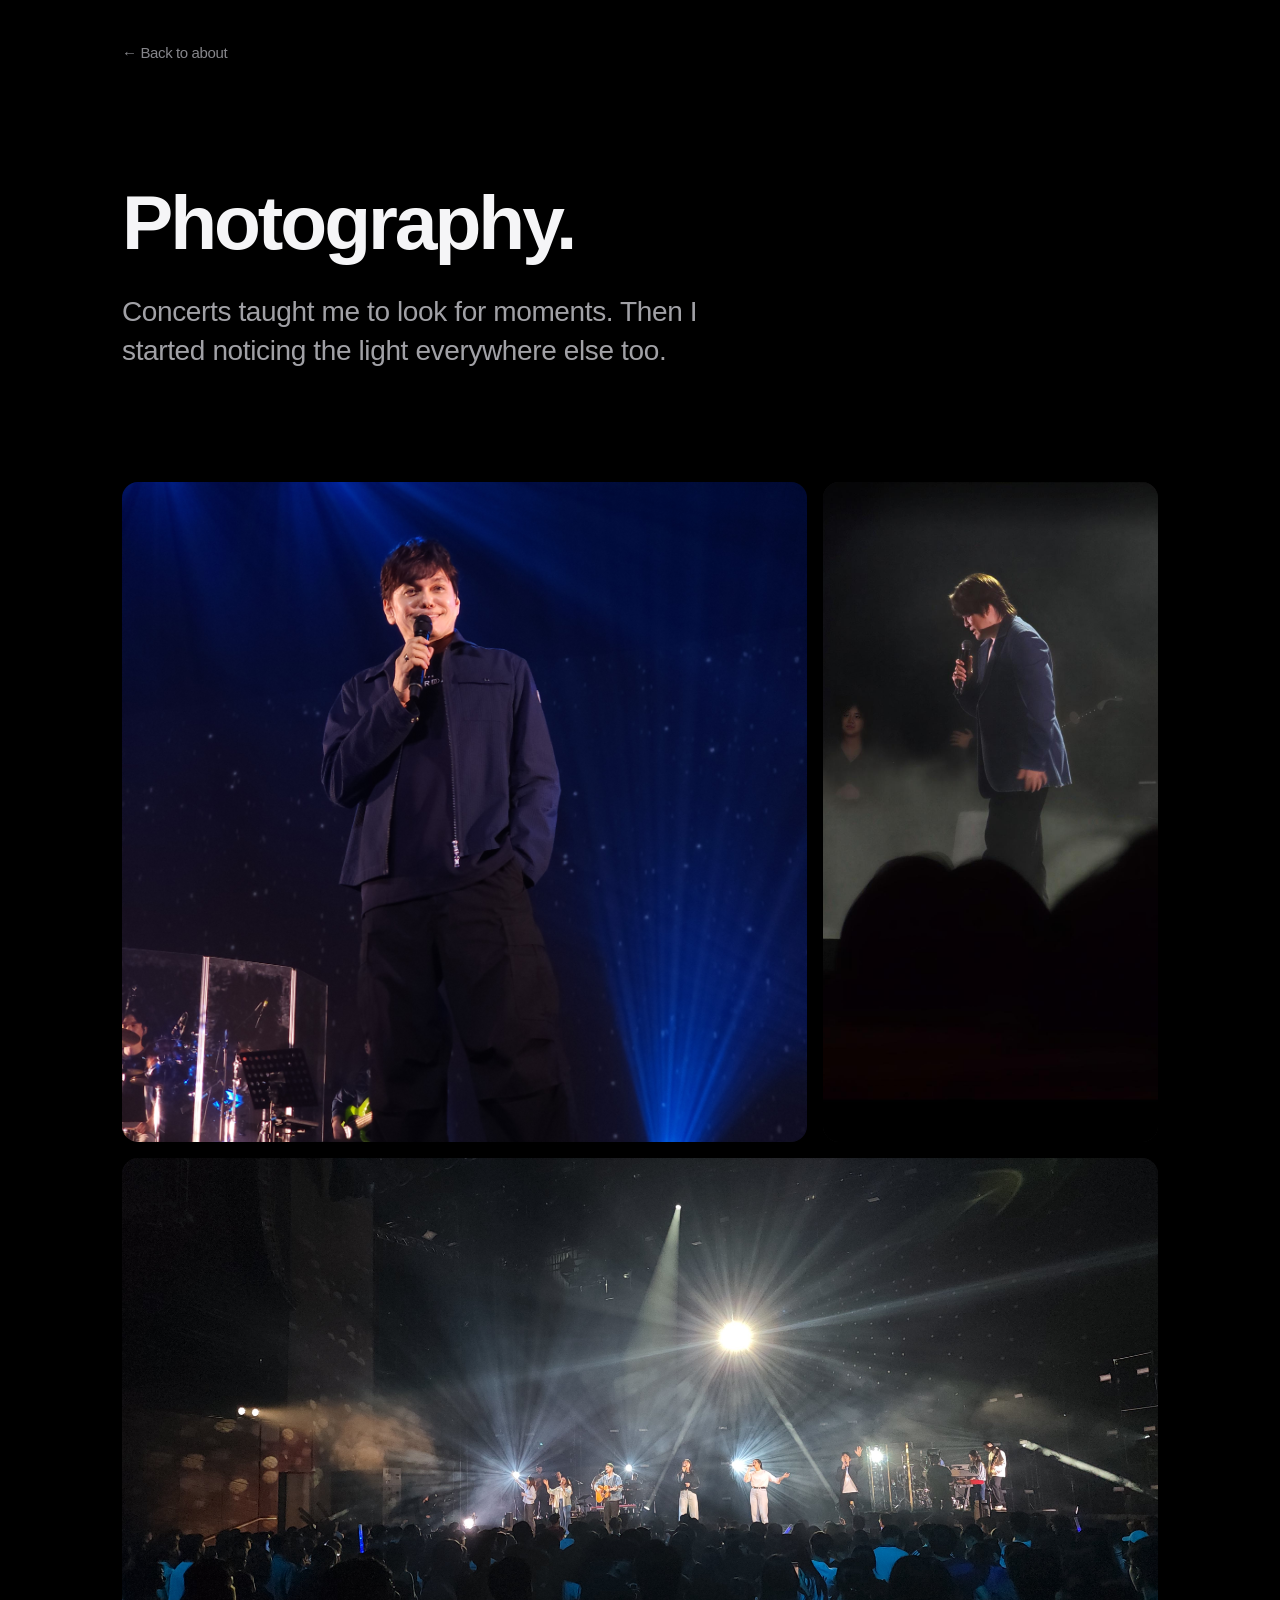
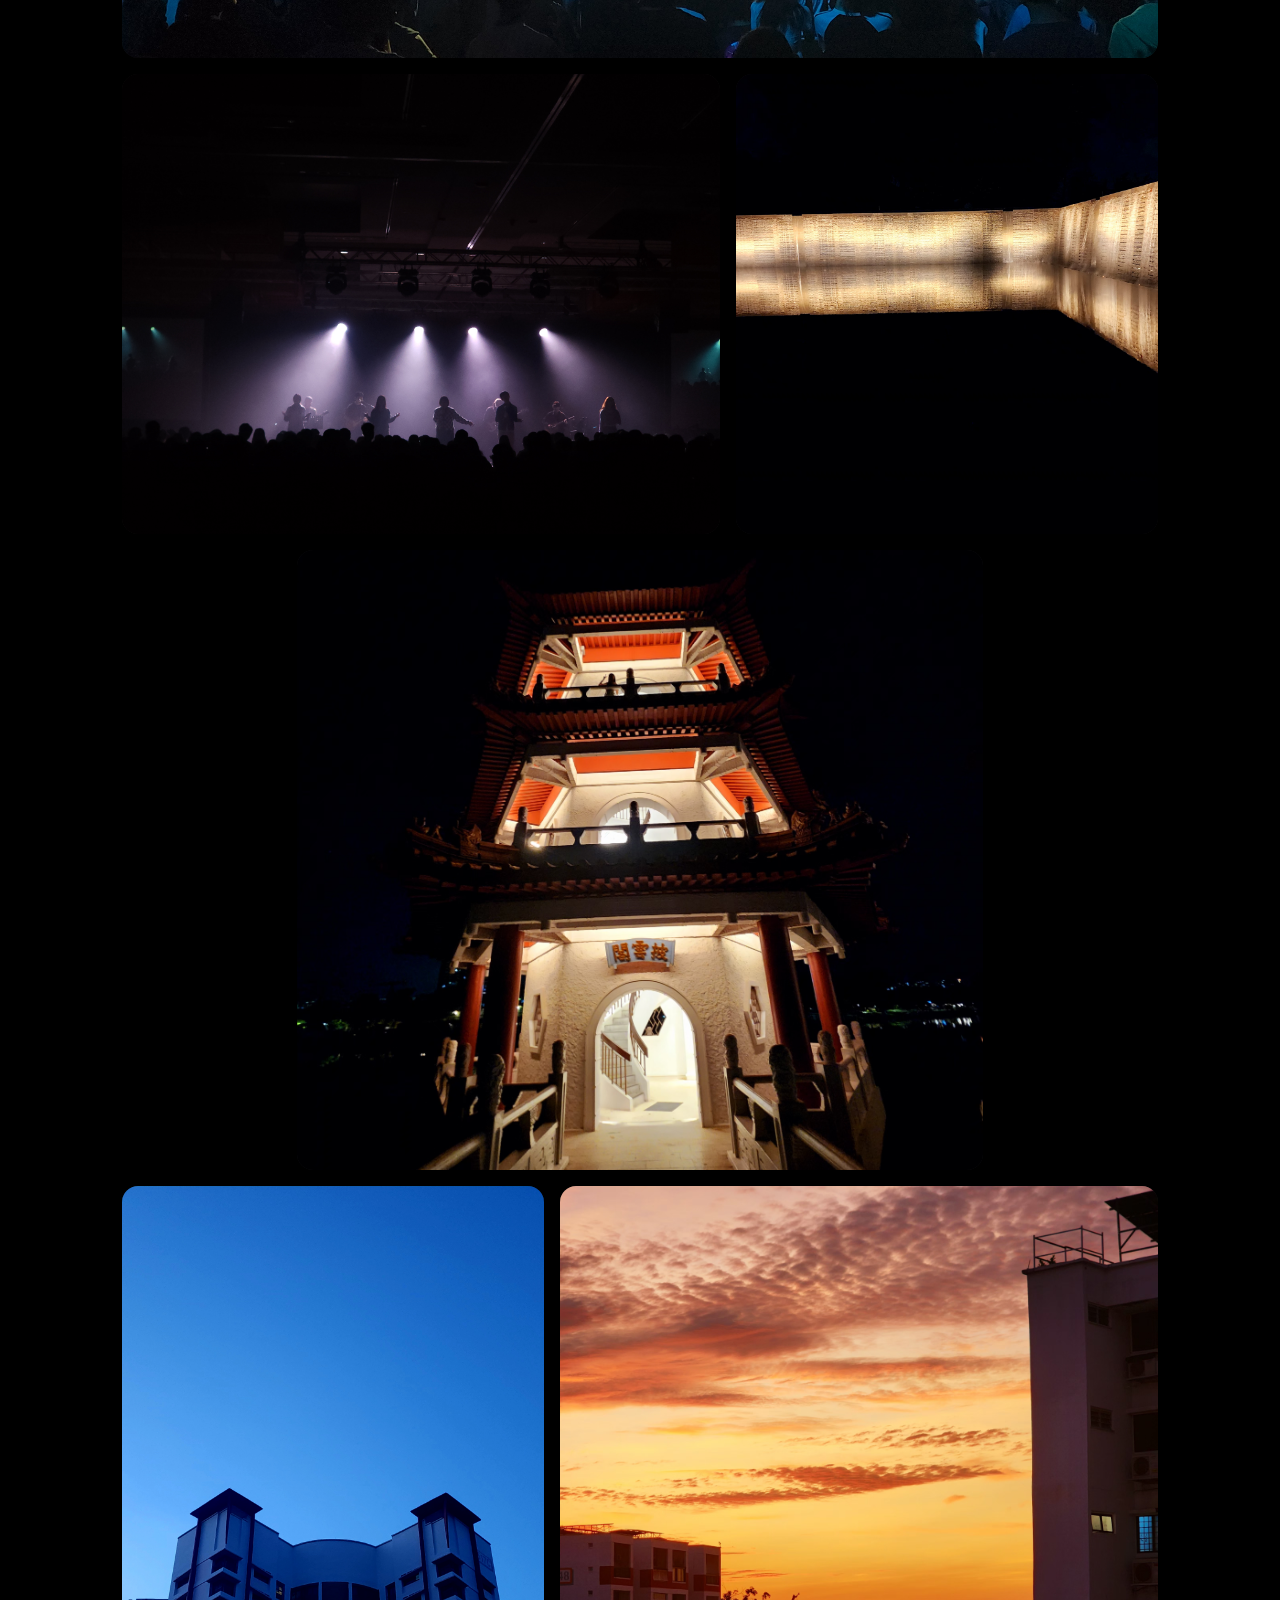
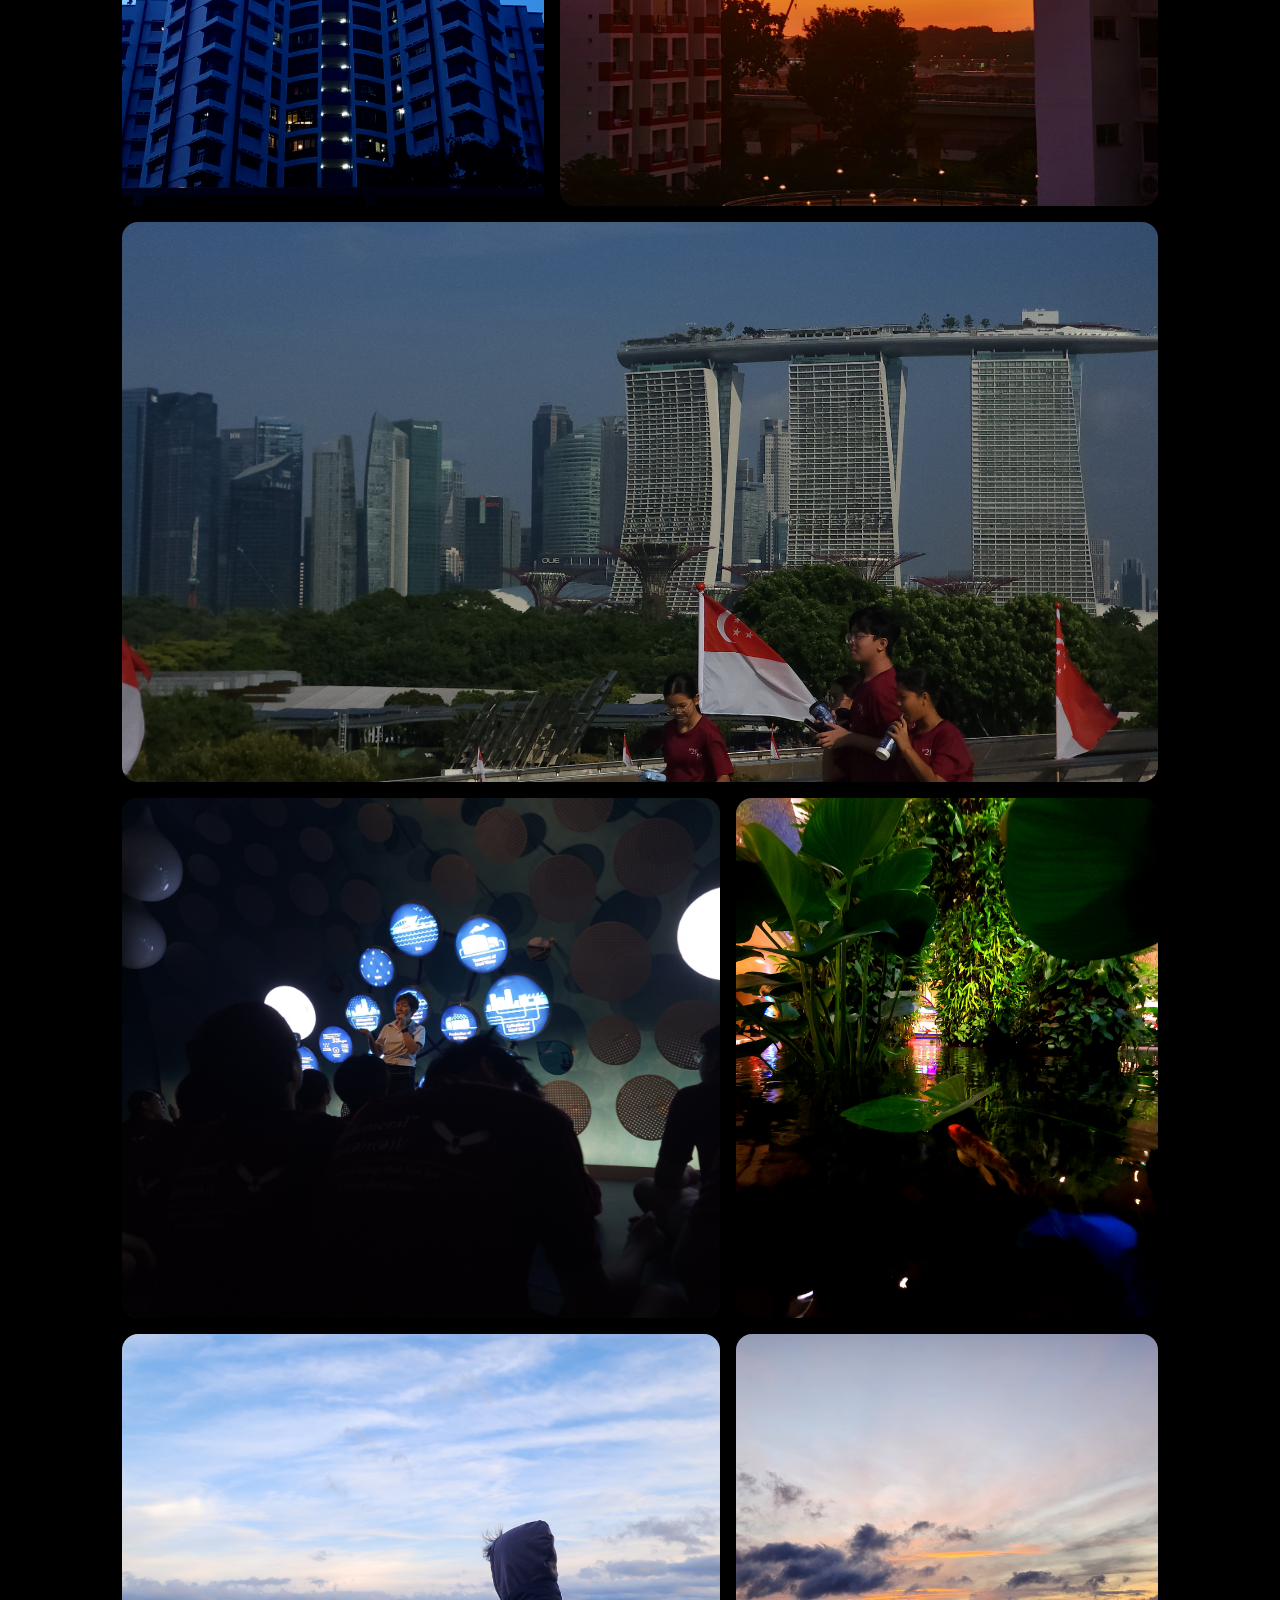
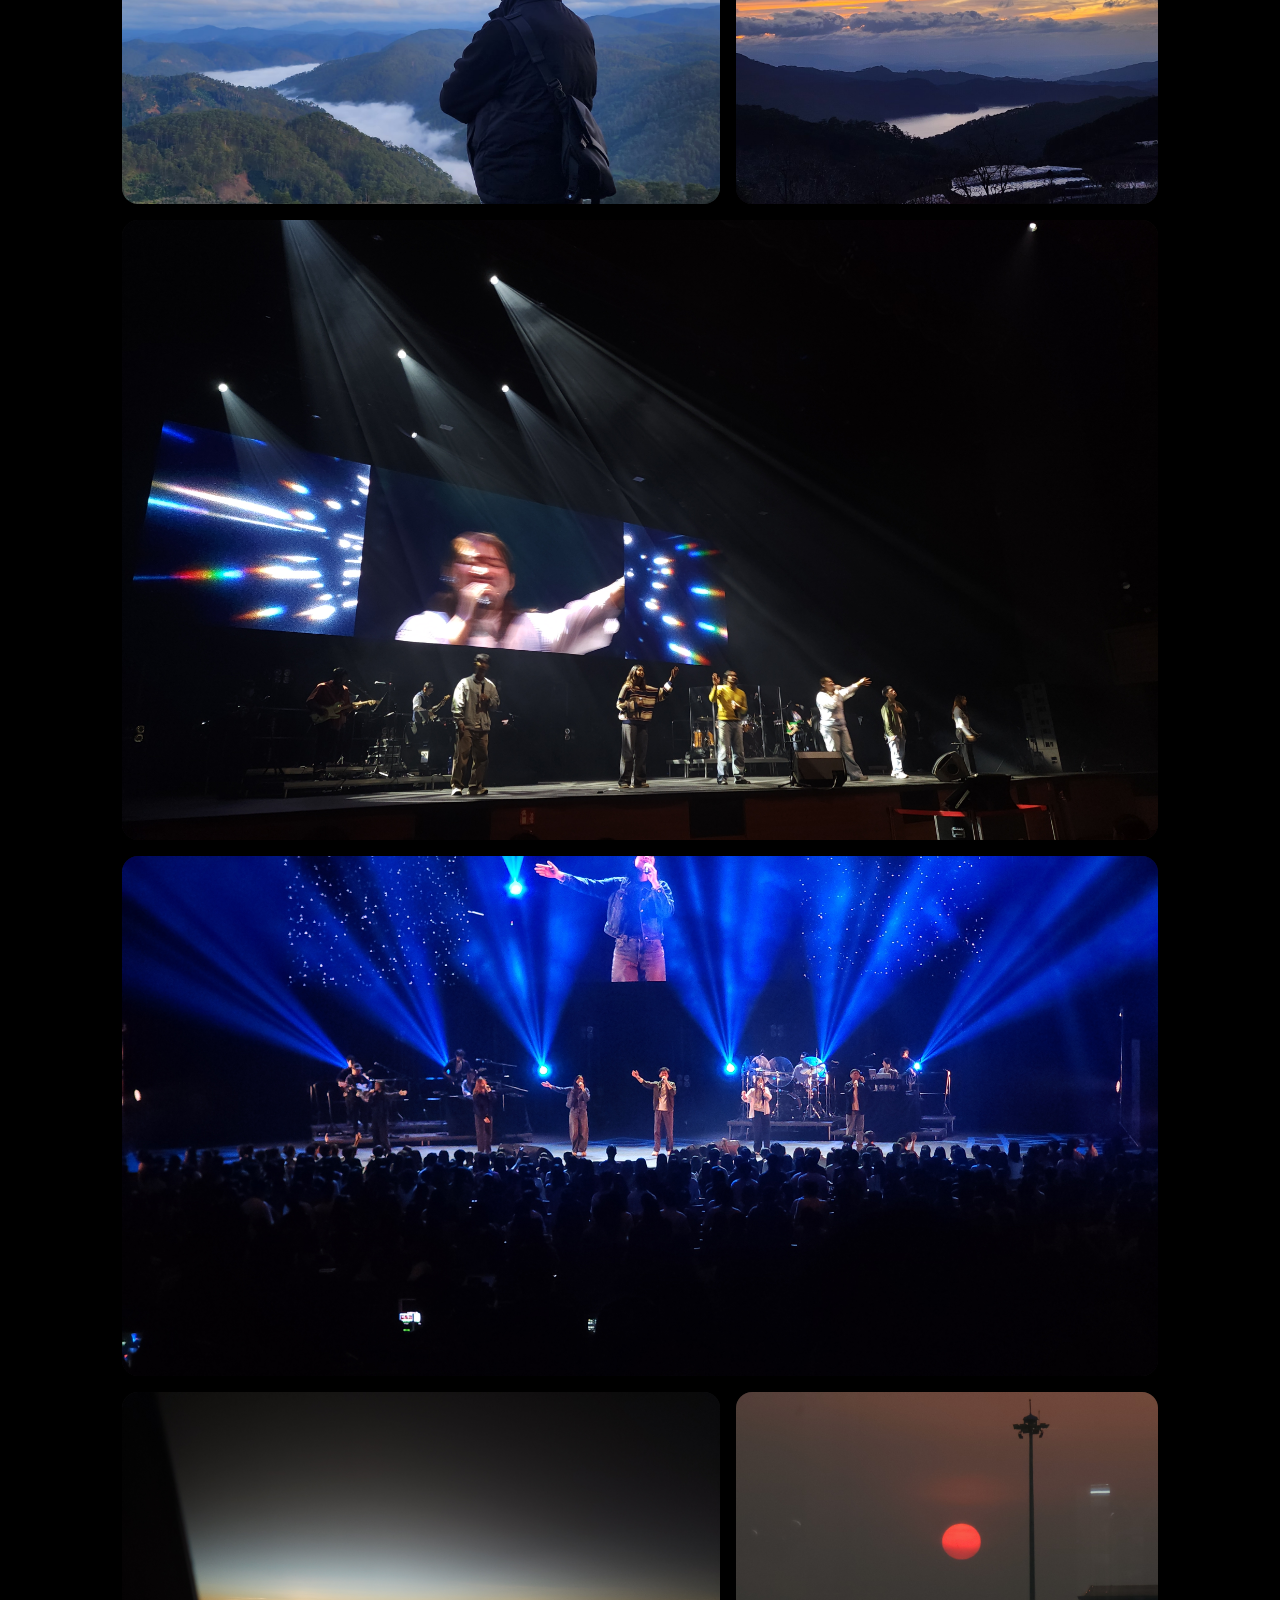
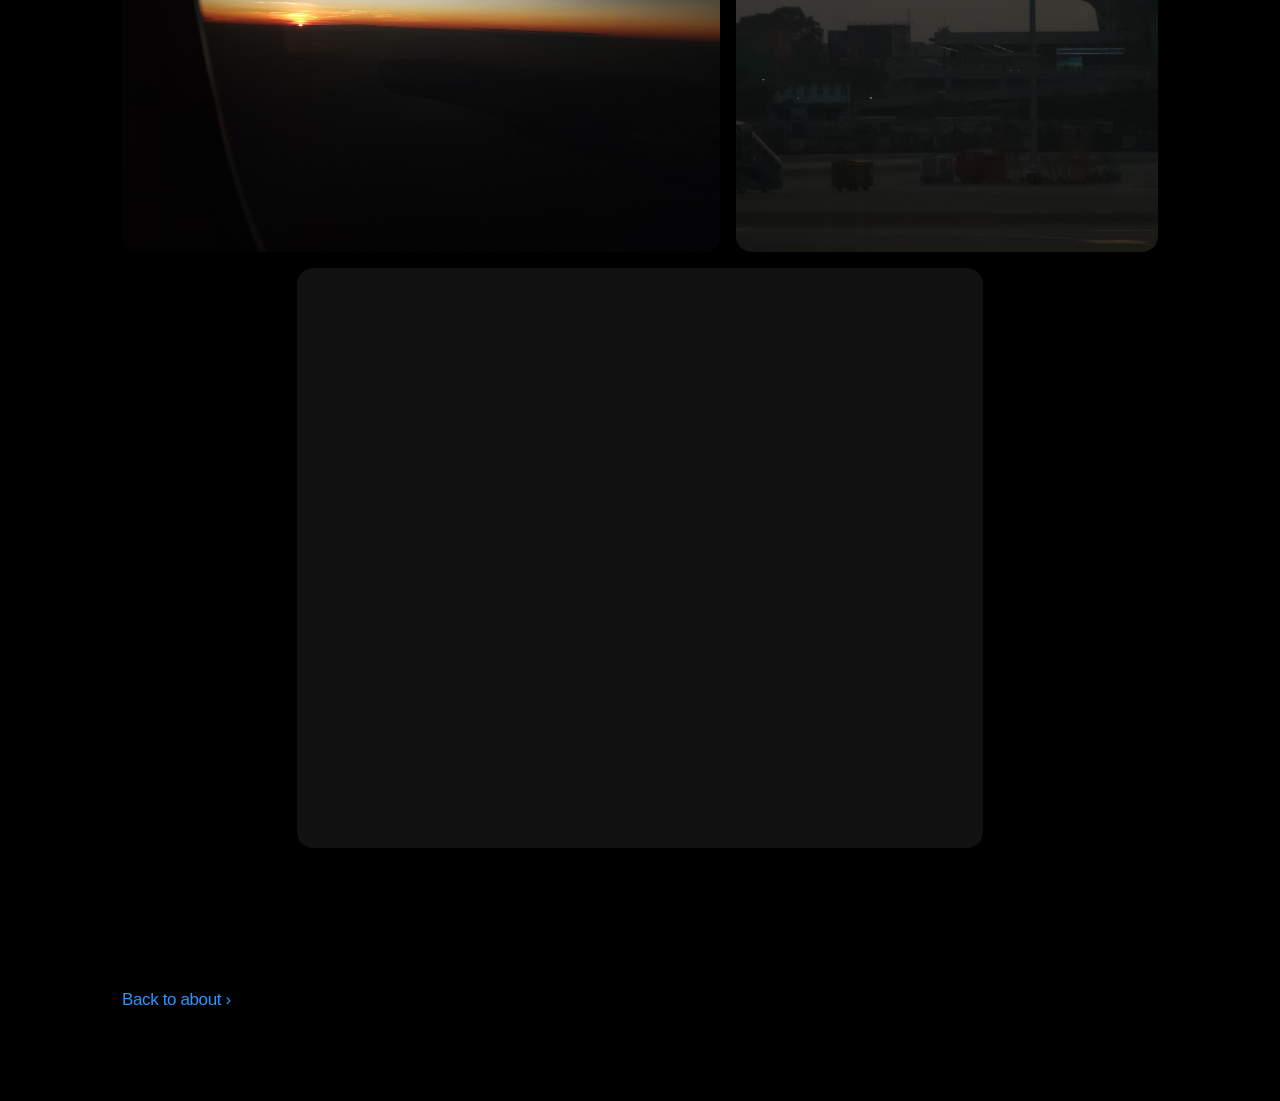
<file: photography.html>
<!DOCTYPE html>
<html lang="en">
<head>
  <meta charset="UTF-8" />
  <meta name="viewport" content="width=device-width, initial-scale=1.0" />
  <meta name="color-scheme" content="dark" />
  <title>Photography — Ethan Soh</title>
  <meta name="description" content="Concert, travel, and everyday photography by Ethan Soh." />
  <link rel="icon" href="data:image/svg+xml,<svg xmlns='http://www.w3.org/2000/svg' viewBox='0 0 100 100'><polygon points='50,12 92,86 8,86' fill='%23f5f5f7'/></svg>" />
  <link rel="stylesheet" href="style.css?v=19" />
  <link rel="stylesheet" href="photography.css?v=4" />
</head>
<body>
  <main>
    <header class="photo-header">
      <div class="container">
        <a class="photo-back" href="about.html">← Back to about</a>
        <div class="photo-intro">
          <h1>Photography.</h1>
          <p>Concerts taught me to look for moments. Then I started noticing the light everywhere else too.</p>
        </div>
      </div>
    </header>

    <section class="photo-collection" aria-label="Photographs by Ethan Soh">
      <div class="container photo-grid">
        <figure class="photo-main">
          <img src="about-assets/concert-blue.jpg" width="4000" height="3000" alt="A singer performing beneath blue stage lights" />
        </figure>
        <figure class="photo-tall">
          <img src="about-assets/concert-spotlight.jpeg" width="1440" height="1975" alt="A singer standing in a spotlight during a concert" loading="lazy" />
        </figure>
        <figure class="photo-wide">
          <img src="about-assets/concert-wide-white.jpg" width="4000" height="2252" alt="A wide concert stage framed by beams of white light and the crowd" loading="lazy" />
        </figure>
        <figure class="photo-stage">
          <img src="about-assets/concert-wide-purple.jpg" width="4000" height="3000" alt="Performers silhouetted beneath purple stage lights" loading="lazy" />
        </figure>
        <figure class="photo-reflection">
          <img src="about-assets/night-reflection.jpg" width="4000" height="3000" alt="A lit stone wall reflected in still water at night" loading="lazy" />
        </figure>
        <figure class="photo-pavilion">
          <img src="about-assets/night-pavilion.jpg" width="4000" height="3000" alt="A warmly lit pavilion photographed from below at night" loading="lazy" />
        </figure>
        <figure class="photo-architecture">
          <img src="about-assets/blue-architecture.jpg" width="3000" height="4000" alt="An apartment block silhouetted against a deep blue evening sky" loading="lazy" />
        </figure>
        <figure class="photo-sunset">
          <img src="about-assets/sunset-hdb.jpg" width="4000" height="3000" alt="A vivid sunset breaking through clouds above apartment blocks" loading="lazy" />
        </figure>
        <figure class="photo-marina">
          <img src="about-assets/marina-bay-storm.jpg" width="4000" height="3000" alt="Marina Bay Sands beneath a dark stormy sky, with Singapore flags in the foreground" loading="lazy" />
        </figure>
        <figure class="photo-exhibit">
          <img src="about-assets/newater-exhibit.jpg" width="4000" height="3000" alt="A speaker framed by glowing blue exhibits at the NEWater Visitor Centre" loading="lazy" />
        </figure>
        <figure class="photo-greenery">
          <img src="about-assets/indoor-greenery.jpg" width="3000" height="4000" alt="Dense indoor greenery reflected in a dark pool" loading="lazy" />
        </figure>
        <figure class="photo-mountain">
          <img src="about-assets/mountain-overlook.jpg" width="4000" height="3000" alt="A quiet mountain overlook with a person standing near the edge" loading="lazy" />
        </figure>
        <figure class="photo-dusk">
          <img src="about-assets/mountain-dusk.jpg" width="4000" height="3000" alt="Layered mountain ridges beneath a warm dusk sky" loading="lazy" />
        </figure>
        <figure class="photo-rays">
          <img src="about-assets/concert-light-rays.jpg" width="4000" height="3000" alt="Concert spotlights casting long beams over a stage" loading="lazy" />
        </figure>
        <figure class="photo-concert-wide-new">
          <img src="about-assets/concert-blue-wide.jpg" width="4000" height="3000" alt="A wide concert stage washed in blue light" loading="lazy" />
        </figure>
        <figure class="photo-flight">
          <img src="about-assets/airplane-sunrise.jpg" width="4000" height="3000" alt="The first edge of sunrise seen through an aeroplane window" loading="lazy" />
        </figure>
        <figure class="photo-red-sun">
          <img src="about-assets/red-sun-haze.jpg" width="4000" height="3000" alt="A red sun suspended in haze between two streetlights" loading="lazy" />
        </figure>
        <figure class="photo-alpaca">
          <img src="about-assets/alpaca.jpg" width="4000" height="3000" alt="An alpaca looking into the camera with Ethan behind it" loading="lazy" />
        </figure>
      </div>
    </section>
  </main>

  <footer class="photo-footer">
    <div class="container">
      <a href="about.html">Back to about <span>›</span></a>
    </div>
  </footer>
</body>
</html>
</file>
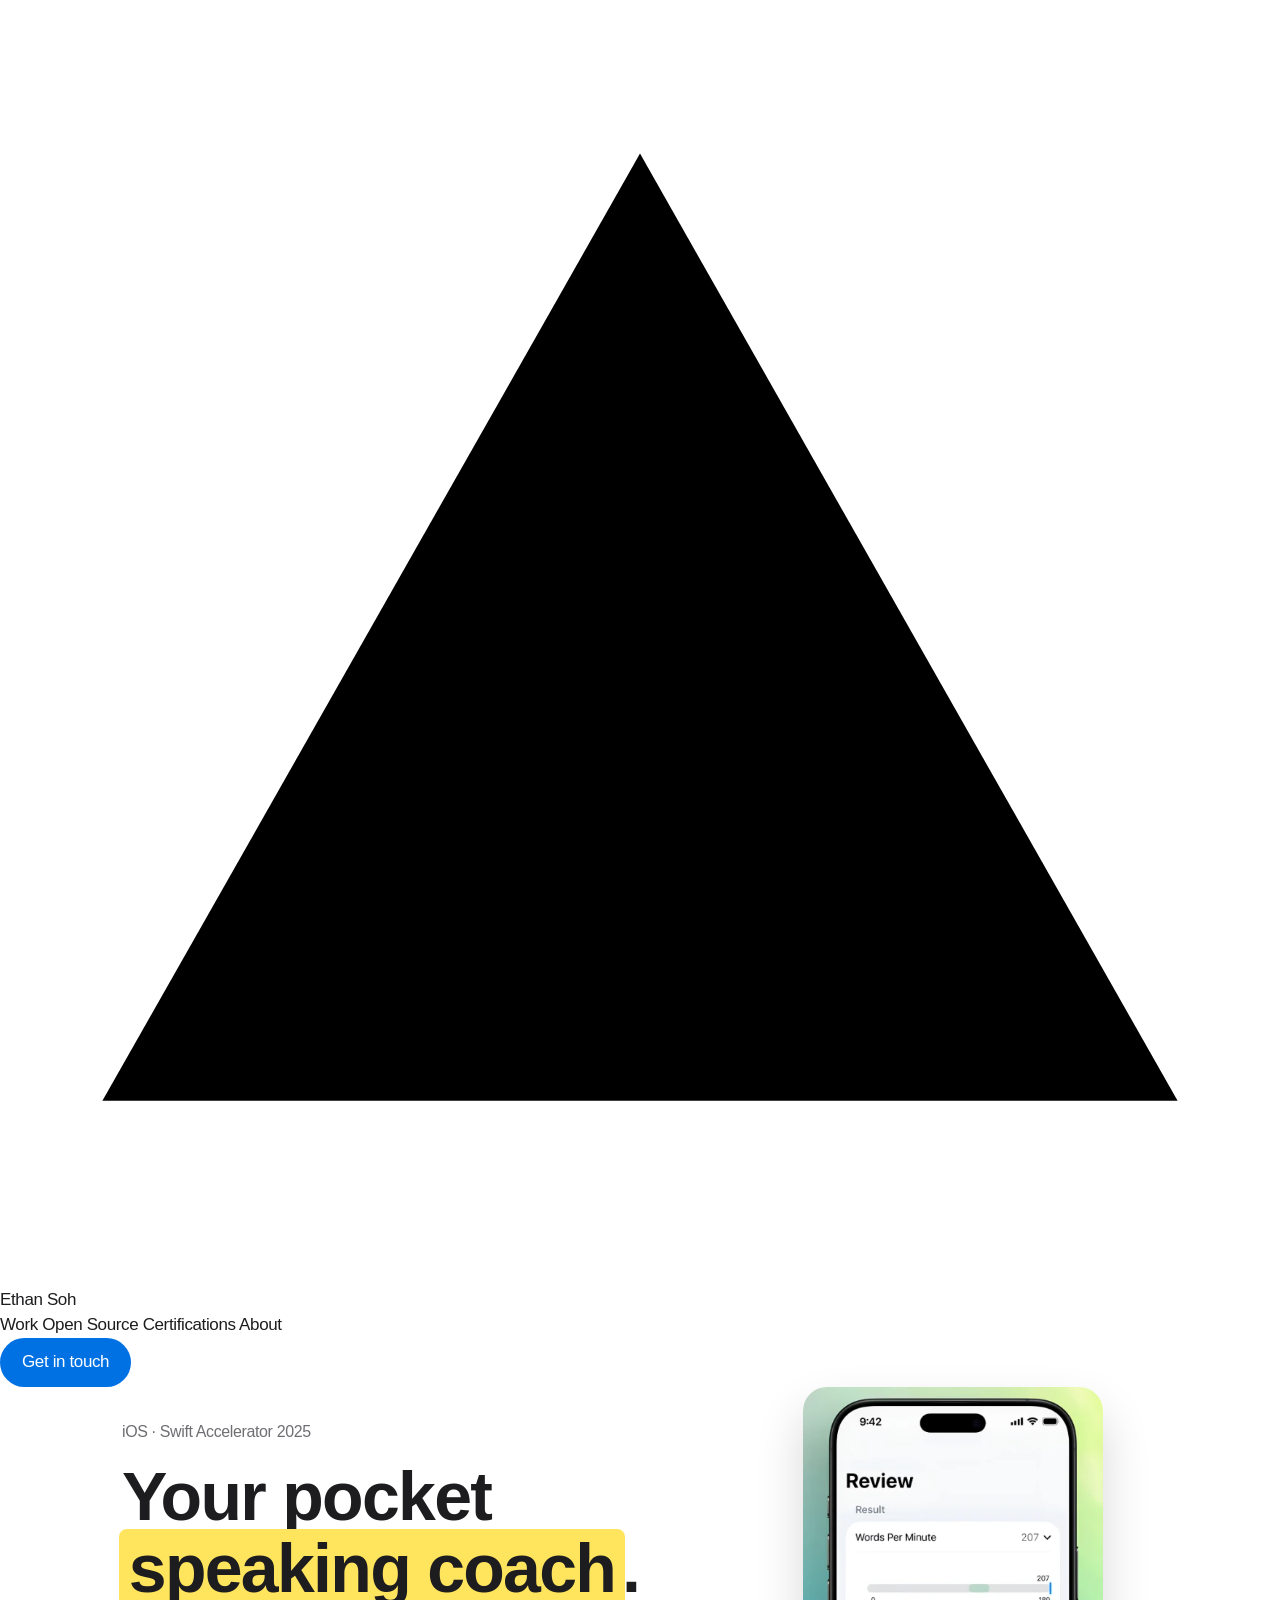
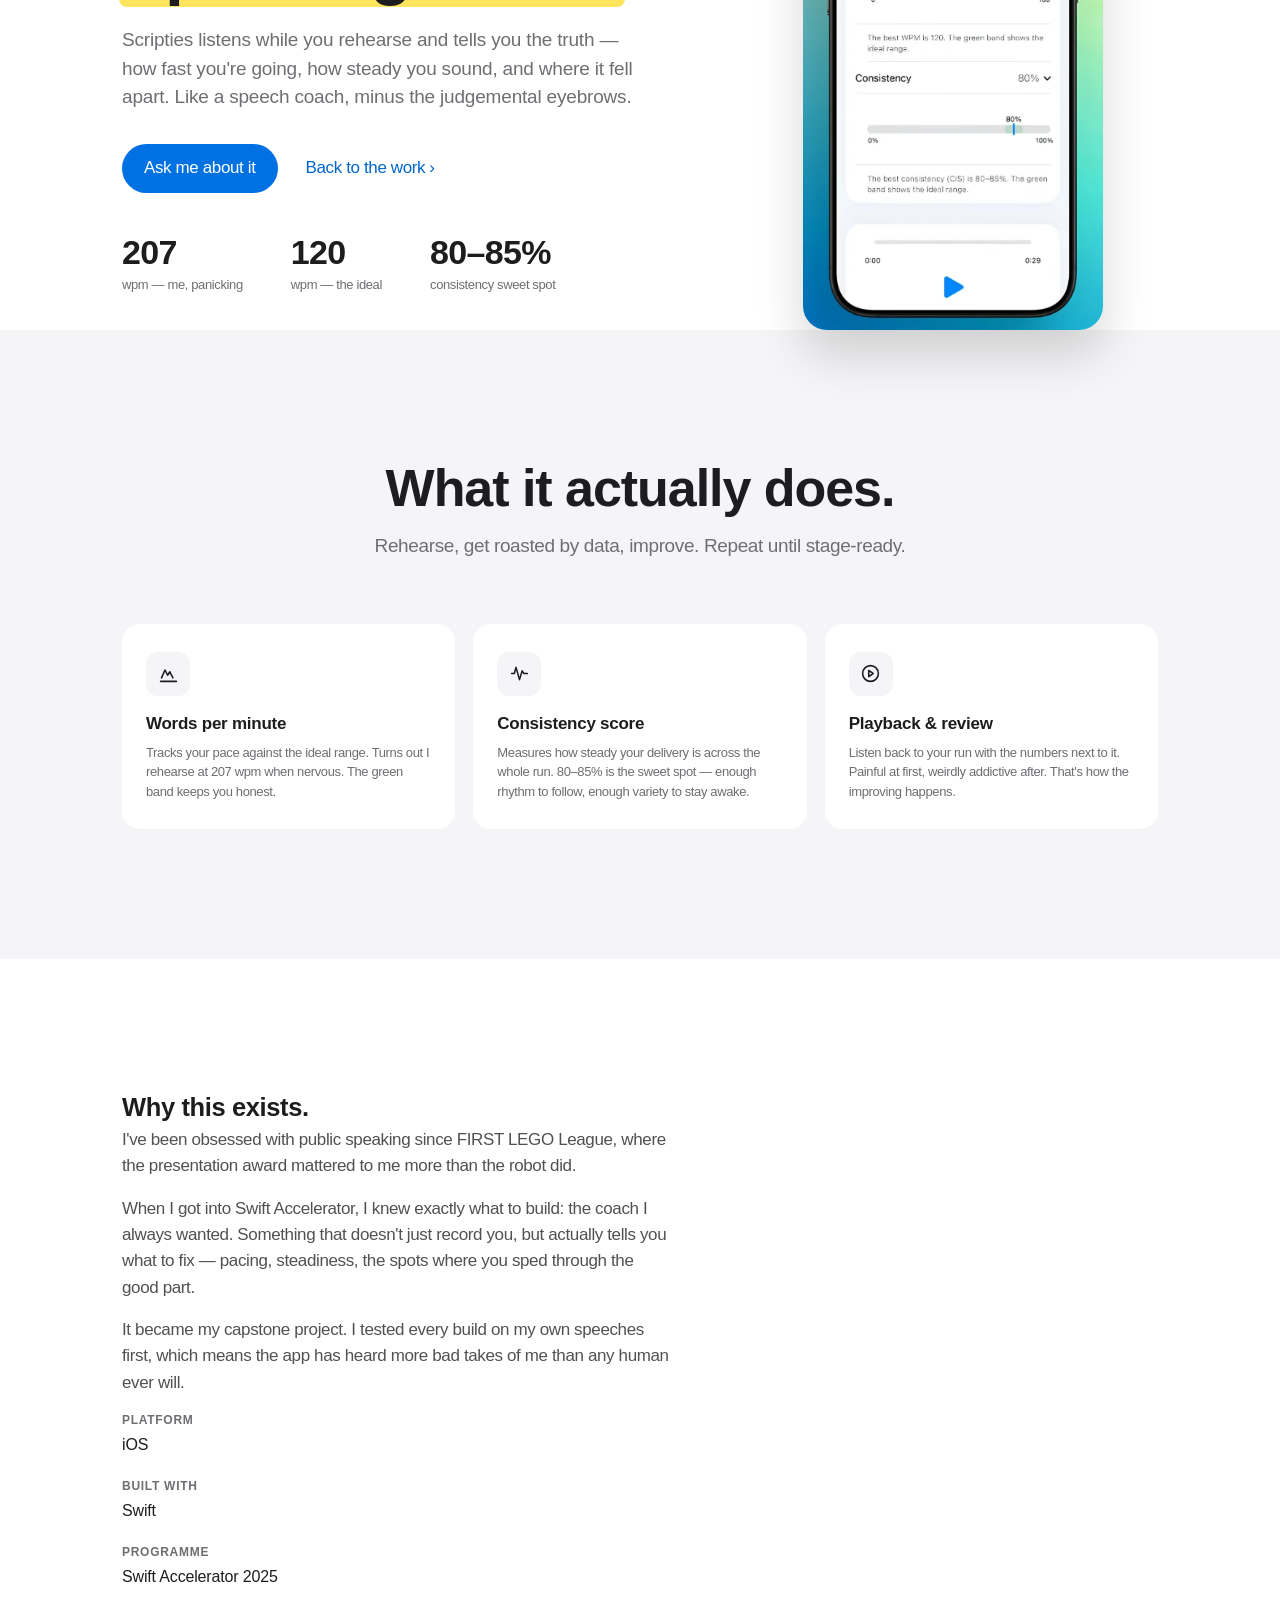
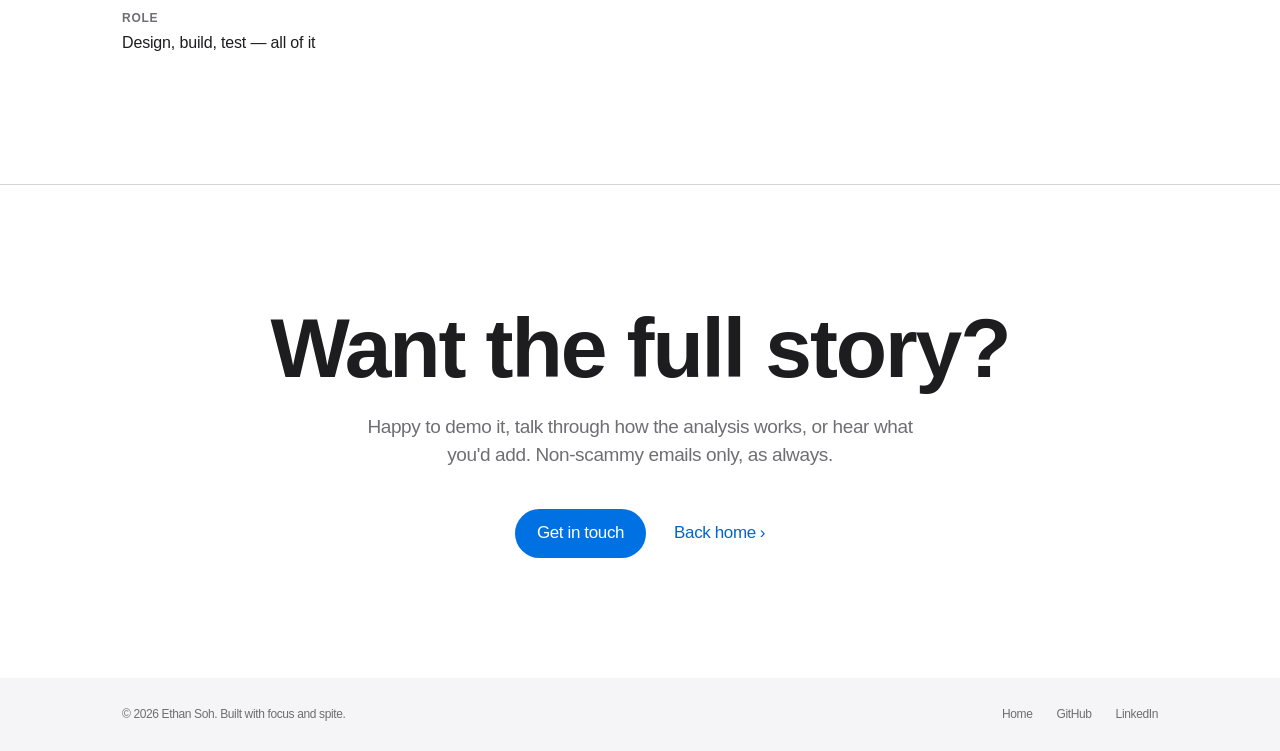
<file: scripties.html>
<!DOCTYPE html>
<html lang="en">
<head>
  <meta charset="UTF-8" />
  <meta name="viewport" content="width=device-width, initial-scale=1.0" />
  <meta name="color-scheme" content="light" />
  <title>Scripties — your pocket speaking coach</title>
  <meta name="description" content="Scripties is an iOS app that listens to you rehearse and tells you the truth about your pacing. Built by Ethan Soh during Swift Accelerator 2025." />
  <link rel="icon" href="data:image/svg+xml,<svg xmlns='http://www.w3.org/2000/svg' viewBox='0 0 100 100'><polygon points='50,12 92,86 8,86' fill='%231d1d1f'/></svg>" />
  <link rel="stylesheet" href="style.css?v=13" />
  <style>
    .sp-hero { padding: calc(var(--nav-h) + 88px) 0 96px; }
    .sp-hero .hero-grid { grid-template-columns: 1.15fr .85fr; }
    .sp-hero .hero-photo img {
      width: 100%; max-width: 300px; margin: 0 auto;
      aspect-ratio: auto; object-fit: unset; transform: none;
    }
    .sp-feature-grid { display: grid; grid-template-columns: repeat(3, 1fr); gap: 18px; }
    .sp-stat-strip { display: flex; gap: 48px; flex-wrap: wrap; margin-top: 40px; }
    .sp-stat-strip strong { display: block; font-size: 34px; font-weight: 700; letter-spacing: -.02em; line-height: 1.15; }
    .sp-stat-strip span { font-size: 13px; color: var(--gray); }
    .sp-story p { color: #515154; font-size: 17px; line-height: 1.55; max-width: 58ch; margin-bottom: 16px; }
    @media (max-width: 960px) { .sp-feature-grid { grid-template-columns: 1fr; } }
  </style>
</head>
<body>
  <header class="nav" id="nav">
    <div class="nav-inner">
      <a class="brand" href="index.html" aria-label="Ethan Soh — home">
        <svg class="brand-mark" viewBox="0 0 100 100" aria-hidden="true"><polygon points="50,12 92,86 8,86"/></svg>
        <span>Ethan Soh</span>
      </a>
      <nav class="nav-links" aria-label="Primary">
        <a href="index.html#work">Work</a>
        <a href="index.html#open-source">Open Source</a>
        <a href="index.html#certs">Certifications</a>
        <a href="index.html#about">About</a>
      </nav>
      <a class="btn btn-blue btn-sm" href="index.html#contact">Get in touch</a>
    </div>
  </header>

  <main>
    <section class="sp-hero">
      <div class="container hero-grid">
        <div class="hero-copy">
          <p class="hero-eyebrow reveal">iOS · Swift Accelerator 2025</p>
          <h1 class="hero-title reveal" style="--d:.08s">Your pocket <span class="hl">speaking coach</span>.</h1>
          <p class="hero-lead reveal" style="--d:.18s">
            Scripties listens while you rehearse and tells you the truth — how fast
            you're going, how steady you sound, and where it fell apart. Like a
            speech coach, minus the judgemental eyebrows.
          </p>
          <div class="cta-row reveal" style="--d:.28s">
            <a class="btn btn-blue" href="index.html#contact">Ask me about it</a>
            <a class="link-chevron" href="index.html#work">Back to the work <span>›</span></a>
          </div>
          <div class="sp-stat-strip reveal" style="--d:.38s">
            <div><strong>207</strong><span>wpm — me, panicking</span></div>
            <div><strong>120</strong><span>wpm — the ideal</span></div>
            <div><strong>80–85%</strong><span>consistency sweet spot</span></div>
          </div>
        </div>
        <div class="hero-photo reveal" style="--d:.2s">
          <img class="shot shot-phone" src="shot-scripties.webp?v=2" width="412" height="746" alt="Scripties review screen showing words per minute and consistency scores" style="transform:none" />
        </div>
      </div>
    </section>
    <section class="band-gray">
      <div class="container">
        <header class="section-head">
          <h2 class="reveal">What it actually does.</h2>
          <p class="reveal">Rehearse, get roasted by data, improve. Repeat until stage-ready.</p>
        </header>
        <div class="sp-feature-grid">
          <article class="beyond-card reveal">
            <span class="beyond-icon" aria-hidden="true">
              <svg viewBox="0 0 24 24" fill="none" stroke="currentColor" stroke-width="1.8" stroke-linecap="round" stroke-linejoin="round"><path d="M4 17l4-9 3 6 2.5-4L17 17"/><path d="M3 21h18"/></svg>
            </span>
            <h3>Words per minute</h3>
            <p>Tracks your pace against the ideal range. Turns out I rehearse at 207 wpm when nervous. The green band keeps you honest.</p>
          </article>
          <article class="beyond-card reveal" style="--d:.06s">
            <span class="beyond-icon" aria-hidden="true">
              <svg viewBox="0 0 24 24" fill="none" stroke="currentColor" stroke-width="1.8" stroke-linecap="round" stroke-linejoin="round"><path d="M3 12h3l2-7 4 14 3-10 2 3h4"/></svg>
            </span>
            <h3>Consistency score</h3>
            <p>Measures how steady your delivery is across the whole run. 80–85% is the sweet spot — enough rhythm to follow, enough variety to stay awake.</p>
          </article>
          <article class="beyond-card reveal" style="--d:.12s">
            <span class="beyond-icon" aria-hidden="true">
              <svg viewBox="0 0 24 24" fill="none" stroke="currentColor" stroke-width="1.8" stroke-linecap="round" stroke-linejoin="round"><circle cx="12" cy="12" r="9"/><path d="m10 8.5 5 3.5-5 3.5z"/></svg>
            </span>
            <h3>Playback &amp; review</h3>
            <p>Listen back to your run with the numbers next to it. Painful at first, weirdly addictive after. That's how the improving happens.</p>
          </article>
        </div>
      </div>
    </section>
    <section class="section">
      <div class="container band-grid">
        <div class="sp-story">
          <h2 class="reveal">Why this exists.</h2>
          <p class="reveal">I've been obsessed with public speaking since FIRST LEGO League, where the presentation award mattered to me more than the robot did.</p>
          <p class="reveal">When I got into Swift Accelerator, I knew exactly what to build: the coach I always wanted. Something that doesn't just record you, but actually tells you what to fix — pacing, steadiness, the spots where you sped through the good part.</p>
          <p class="reveal">It became my capstone project. I tested every build on my own speeches first, which means the app has heard more bad takes of me than any human ever will.</p>
        </div>
        <dl class="facts">
          <div class="reveal"><dt>Platform</dt><dd>iOS</dd></div>
          <div class="reveal" style="--d:.06s"><dt>Built with</dt><dd>Swift</dd></div>
          <div class="reveal" style="--d:.12s"><dt>Programme</dt><dd>Swift Accelerator 2025</dd></div>
          <div class="reveal" style="--d:.18s"><dt>Role</dt><dd>Design, build, test — all of it</dd></div>
        </dl>
      </div>
    </section>
    <section class="contact" style="padding: 120px 0">
      <div class="container contact-inner">
        <h2 class="reveal">Want the full story?</h2>
        <p class="reveal">Happy to demo it, talk through how the analysis works, or hear what you'd add. Non-scammy emails only, as always.</p>
        <div class="cta-row reveal">
          <a class="btn btn-blue" href="index.html#contact">Get in touch</a>
          <a class="link-chevron" href="index.html">Back home <span>›</span></a>
        </div>
      </div>
    </section>
  </main>

  <footer class="footer">
    <div class="container footer-inner">
      <p>© 2026 Ethan Soh. Built with focus and spite.</p>
      <div class="footer-links">
        <a href="index.html">Home</a>
        <a href="https://github.com/quantamShade0337" target="_blank" rel="noopener">GitHub</a>
        <a href="https://www.linkedin.com/in/ethan-soh-9548863a9/" target="_blank" rel="noopener">LinkedIn</a>
      </div>
    </div>
  </footer>

  <script>
    const io = new IntersectionObserver((es) => {
      for (const e of es) if (e.isIntersecting) { e.target.classList.add("in"); io.unobserve(e.target); }
    }, { threshold: 0.12, rootMargin: "0px 0px -8% 0px" });
    document.querySelectorAll(".reveal").forEach((el) => io.observe(el));
    setTimeout(() => document.querySelectorAll(".reveal:not(.in)").forEach((el) => {
      if (el.getBoundingClientRect().top < innerHeight) el.classList.add("in");
    }), 2500);
  </script>
</body>
</html>
</file>
<file: style.css>
:root {
  --bg: #ffffff;
  --ink: #1d1d1f;
  --gray: #6e6e73;
  --panel: #f5f5f7;
  --panel-hover: #e8e8ed;
  --hairline: #d2d2d7;
  --blue: #0071e3;
  --blue-hover: #0077ed;
  --link: #0066cc;
  --highlight: #ffe45e;

  --tint-cream: #faf1e4;
  --tint-sky: #e9f2fb;
  --tint-mint: #e9f6ee;
  --tint-lavender: #f0eefa;

  --sans: -apple-system, BlinkMacSystemFont, "SF Pro Display", "SF Pro Text",
          "Helvetica Neue", Helvetica, Arial, sans-serif;
  --mono: ui-monospace, "SF Mono", SFMono-Regular, Menlo, monospace;

  --r-card: 18px;
  --r-card-lg: 28px;
  --r-pill: 980px;

  --page: 1080px;
  --ease: cubic-bezier(.28, .11, .32, 1);
}

*, *::before, *::after { box-sizing: border-box; margin: 0; padding: 0; }
html { scroll-behavior: smooth; }
body {
  font-family: var(--sans);
  font-size: 17px; line-height: 1.47; font-weight: 400;
  letter-spacing: -.022em;
  color: var(--ink);
  background: var(--bg);
  -webkit-font-smoothing: antialiased;
  text-rendering: optimizeLegibility;
  overflow-x: hidden;
}
::selection { background: #b3d7ff; color: var(--ink); }
img { max-width: 100%; display: block; }
a { color: inherit; text-decoration: none; }
button { font: inherit; color: inherit; background: none; border: 0; cursor: pointer; }
u, em, b, i { text-decoration: none; font-style: normal; }

.container { max-width: var(--page); margin: 0 auto; padding: 0 22px; }

.toast {
  position: fixed; bottom: 28px; left: 50%; z-index: 300;
  transform: translate(-50%, 16px); opacity: 0; pointer-events: none;
  background: var(--bg); color: var(--ink);
  font-size: 14px; font-weight: 500;
  padding: 12px 20px; border-radius: var(--r-pill);
  border: 1px solid var(--hairline);
  box-shadow: 0 10px 30px rgba(0, 0, 0, .1);
  transition: transform .4s var(--ease), opacity .3s var(--ease);
}
.toast.show { transform: translate(-50%, 0); opacity: 1; }

.btn {
  display: inline-flex; align-items: center; justify-content: center;
  border-radius: var(--r-pill);
  font-size: 17px; font-weight: 400; letter-spacing: -.022em;
  padding: 12px 22px;
  transition: background .25s var(--ease), transform .25s var(--ease);
}
.btn:active { transform: scale(.98); }
.btn-blue { background: var(--blue); color: #fff; }
.btn-blue:hover { background: var(--blue-hover); }
.link-chevron {
  display: inline-flex; align-items: center; gap: 4px;
  color: var(--link); font-size: 17px; letter-spacing: -.022em;
}
.link-chevron span { transition: transform .25s var(--ease); }
.link-chevron:hover { text-decoration: underline; }
.link-chevron:hover span { transform: translateX(3px); }
.cta-row { display: flex; align-items: center; gap: 28px; flex-wrap: wrap; }

.hero {
  min-height: 86svh; display: flex; align-items: center;
  padding: 80px 0;
}
.hero-grid {
  display: grid; grid-template-columns: 1.25fr .75fr;
  gap: 72px; align-items: center; width: 100%;
}
.hero-eyebrow { font-size: 16px; color: var(--gray); margin-bottom: 16px; }
.hero-title {
  font-size: clamp(40px, 5.4vw, 68px);
  font-weight: 700; line-height: 1.06; letter-spacing: -.025em;
  margin-bottom: 22px;
}
.hero-sub {
  display: block;
  font-size: .46em; font-weight: 600;
  letter-spacing: -.02em; line-height: 1.25;
  margin-top: 12px;
}
.hl {
  background: var(--highlight);
  padding: .02em .14em; margin: 0 -.04em;
  border-radius: 8px;
  -webkit-box-decoration-break: clone; box-decoration-break: clone;
}
.hero-lead {
  font-size: 19px; line-height: 1.5; letter-spacing: -.01em;
  color: var(--gray); max-width: 50ch; margin-bottom: 32px;
}
.social-row { display: flex; gap: 12px; margin-top: 32px; }
.social-row a {
  width: 42px; height: 42px; border-radius: 13px;
  background: var(--panel); color: var(--ink);
  display: grid; place-items: center;
  transition: background .25s var(--ease), color .25s var(--ease), transform .25s var(--ease);
}
.social-row a:hover { background: var(--ink); color: #fff; transform: translateY(-2px); }
.social-row svg { width: 18px; height: 18px; fill: currentColor; }
.social-row svg[fill="none"] { fill: none; stroke: currentColor; }

.hero-photo img {
  border-radius: 24px; aspect-ratio: 4/5; object-fit: cover; width: 100%;
  box-shadow: 0 24px 48px rgba(0, 0, 0, .16);
  transform: rotate(2.5deg);
  transition: transform .5s var(--ease);
}
.hero-photo:hover img { transform: rotate(0deg) scale(1.01); }
.photo-note { display: block; text-align: center; margin-top: 18px; font-size: 13px; color: var(--gray); }

.stats { border-top: 1px solid var(--hairline); border-bottom: 1px solid var(--hairline); padding: 56px 0; }
.stats-grid { display: grid; grid-template-columns: repeat(4, 1fr); gap: 24px; }
.stat { text-align: center; }
.stat strong { display: block; font-size: 48px; font-weight: 700; letter-spacing: -.02em; line-height: 1.1; }
.stat > span { font-size: 14px; color: var(--gray); }

.section { padding: 130px 0; }
.section-head { text-align: center; max-width: 720px; margin: 0 auto 64px; }
.section-head h2, .about-copy h2 {
  font-size: clamp(34px, 4.6vw, 52px);
  font-weight: 700; line-height: 1.08; letter-spacing: -.02em;
  margin-bottom: 16px;
}
.section-head p { font-size: 19px; line-height: 1.45; color: var(--gray); }

.project-band { padding: 88px 0; }
.tint-cream { background: var(--tint-cream); }
.tint-sky { background: var(--tint-sky); }
.tint-mint { background: var(--tint-mint); }
.tint-lavender { background: var(--tint-lavender); }

.project-grid {
  display: grid; grid-template-columns: .9fr 1.1fr;
  gap: 72px; align-items: center;
}
.project-grid.flip .project-copy { order: 2; }
.project-copy h3 { font-size: 34px; font-weight: 700; letter-spacing: -.02em; margin: 10px 0 12px; }
.project-copy p { font-size: 16px; line-height: 1.55; color: #515154; max-width: 46ch; margin-bottom: 20px; }
.card-eyebrow { font-size: 12px; font-weight: 600; letter-spacing: .06em; text-transform: uppercase; color: var(--gray); }
.card-eyebrow.muted { font-weight: 400; text-transform: none; letter-spacing: -.01em; }

.shot {
  display: block; width: 100%; height: auto; max-width: 560px; margin: 0 auto;
  border-radius: 16px;
  box-shadow: 0 24px 48px rgba(0, 0, 0, .16);
}
.shot-phone { max-width: 300px; border-radius: 28px; }

.mini-grid { display: grid; grid-template-columns: 1fr 1fr; gap: 18px; padding-top: 128px; }
.mini-card {
  background: var(--panel); border-radius: var(--r-card-lg);
  padding: 36px 34px;
  transition: transform .45s var(--ease);
}
.mini-card:hover { transform: scale(1.012); }
.mini-card h3 { font-size: 24px; font-weight: 700; letter-spacing: -.02em; margin: 8px 0 8px; }
.mini-card p { font-size: 15px; line-height: 1.5; color: var(--gray); }

.quote-band { padding: 40px 0 130px; }
.quote-band blockquote { text-align: center; max-width: 820px; margin: 0 auto; }
.quote-band p {
  font-size: clamp(30px, 4.4vw, 52px);
  font-weight: 700; letter-spacing: -.02em; line-height: 1.15;
}
.quote-band cite { display: block; margin-top: 18px; font-size: 16px; color: var(--gray); font-style: normal; }

.section.alt { background: var(--panel); }
.section.alt .repo-card, .section.alt .filter-pill, .section.alt .beyond-card { background: #fff; }
.section.alt .repo-card:hover, .section.alt .filter-pill:hover { background: #fbfbfd; }
.section.alt .filter-pill.active { background: var(--ink); }

.tool-groups { display: grid; grid-template-columns: repeat(3, 1fr); gap: 40px; max-width: 980px; margin: 0 auto; }
.tool-group h3 {
  font-size: 12px; font-weight: 600; letter-spacing: .06em; text-transform: uppercase;
  color: var(--gray); margin-bottom: 14px;
}
.tool-pills { display: flex; flex-wrap: wrap; gap: 8px; }
.tool-pills span {
  font-size: 14px; font-weight: 500; letter-spacing: -.01em;
  background: var(--panel); padding: 8px 16px; border-radius: var(--r-pill);
  transition: background .25s var(--ease), transform .25s var(--ease);
}
.tool-pills span:hover { background: var(--panel-hover); transform: translateY(-1px); }

.beyond-grid { display: grid; grid-template-columns: repeat(5, 1fr); gap: 16px; }
.beyond-card {
  background: #fff; border-radius: var(--r-card); padding: 28px 24px;
  transition: transform .35s var(--ease), box-shadow .35s var(--ease);
}
.beyond-card:hover { transform: translateY(-3px); box-shadow: 0 12px 28px rgba(0, 0, 0, .07); }
.beyond-icon {
  width: 44px; height: 44px; border-radius: 12px;
  background: var(--panel); color: var(--ink);
  display: grid; place-items: center; margin-bottom: 16px;
}
.beyond-icon svg { width: 21px; height: 21px; }
.beyond-card h3 { font-size: 17px; font-weight: 700; letter-spacing: -.015em; margin-bottom: 6px; }
.beyond-card p { font-size: 13px; line-height: 1.5; color: var(--gray); }

.band-gray { background: var(--panel); padding: 130px 0; }

.contrib-card {
  background: #fff; border-radius: var(--r-card);
  padding: 26px 28px 22px; margin-bottom: 40px;
}
.contrib-head { display: flex; align-items: baseline; justify-content: space-between; gap: 16px; flex-wrap: wrap; margin-bottom: 20px; }
.contrib-head h3 { font-size: 17px; font-weight: 600; letter-spacing: -.015em; }
.contrib-head .link-chevron { font-size: 14px; }
.contrib-scroll { overflow-x: auto; -webkit-overflow-scrolling: touch; }
.contrib-body { width: max-content; }
.contrib-months { display: flex; gap: 3px; margin: 0 0 6px 34px; }
.contrib-months span { width: 12px; flex: none; font-size: 10px; color: var(--gray); }
.contrib-months b { font-weight: 400; white-space: nowrap; }
.contrib-rows { display: flex; gap: 6px; }
.contrib-days { display: flex; flex-direction: column; gap: 3px; width: 28px; flex: none; }
.contrib-days span { height: 12px; font-size: 9px; line-height: 12px; color: var(--gray); }
.contrib-grid { display: flex; gap: 3px; }
.contrib-week { display: flex; flex-direction: column; gap: 3px; }
.contrib-week i, .contrib-legend i {
  width: 12px; height: 12px; border-radius: 3px; flex: none;
  background: #ebedf0;
}
.contrib-week i.empty { background: transparent; }
.cl0 { background: #ebedf0; }
.cl1 { background: #9be9a8 !important; }
.cl2 { background: #40c463 !important; }
.cl3 { background: #30a14e !important; }
.cl4 { background: #216e39 !important; }
.contrib-week i:hover { outline: 1px solid rgba(0, 0, 0, .25); outline-offset: -1px; }
.contrib-legend {
  display: flex; align-items: center; gap: 4px;
  justify-content: flex-end; margin-top: 14px;
  font-size: 11px; color: var(--gray);
}
.contrib-legend span { margin: 0 4px; }

.filter-row { display: flex; flex-wrap: wrap; justify-content: center; gap: 10px; margin-bottom: 48px; }
.filter-pill {
  font-size: 14px; color: var(--ink);
  padding: 8px 18px; border-radius: var(--r-pill);
  background: var(--panel);
  transition: background .25s var(--ease), color .25s var(--ease);
}
.filter-pill:hover { background: var(--panel-hover); }
.filter-pill.active { background: var(--ink); color: #fff; font-weight: 500; }

.repo-grid { display: grid; grid-template-columns: repeat(3, 1fr); gap: 14px; }
.repo-card {
  display: flex; flex-direction: column; gap: 8px;
  background: var(--panel); border-radius: var(--r-card); padding: 22px;
  transition: background .3s var(--ease), transform .35s var(--ease);
}
.repo-card:hover { background: var(--panel-hover); transform: translateY(-2px); }
.repo-card.hide { display: none; }
.repo-top { display: flex; align-items: baseline; gap: 8px; }
.repo-name { font-size: 16px; font-weight: 600; letter-spacing: -.01em; overflow-wrap: anywhere; }
.repo-arrow { margin-left: auto; color: var(--gray); font-size: 14px; transition: color .25s var(--ease), transform .25s var(--ease); }
.repo-card:hover .repo-arrow { color: var(--ink); transform: translateX(2px); }
.repo-desc { font-size: 13px; line-height: 1.45; color: var(--gray); flex: 1; }
.repo-meta { display: flex; align-items: center; gap: 14px; font-size: 12px; color: var(--gray); }
.lang-dot { width: 8px; height: 8px; border-radius: 50%; display: inline-block; margin-right: 5px; vertical-align: -1px; }
.repo-live { color: var(--link); cursor: pointer; }
.repo-live:hover { text-decoration: underline; }
.repo-clipbox { position: relative; overflow: hidden; }
.repo-clipbox::after {
  content: ""; position: absolute; left: 0; right: 0; bottom: 0; height: 110px;
  background: linear-gradient(to bottom, rgba(245, 245, 247, 0), var(--panel) 88%);
  pointer-events: none; opacity: 0;
  transition: opacity .4s var(--ease);
}
.repo-clipbox.clipped::after { opacity: 1; }
.repo-more { text-align: center; margin-top: 32px; }
.btn-white { background: #fff; color: var(--ink); font-size: 15px; }
.btn-white:hover { background: #fbfbfd; }
.repo-foot { margin-top: 32px; text-align: center; }

.cert-grid { display: grid; grid-template-columns: 1fr 1fr; gap: 12px; }
.cert-card {
  display: flex; align-items: center; gap: 16px;
  background: #fff; border-radius: 16px; padding: 18px 20px;
  transition: transform .35s var(--ease), box-shadow .35s var(--ease);
}
.cert-card:hover { transform: translateY(-2px); box-shadow: 0 12px 28px rgba(0, 0, 0, .08); }
.cert-mono {
  width: 44px; height: 44px; border-radius: 12px; flex: none;
  background: var(--ink); color: #fff;
  display: grid; place-items: center;
  font-size: 17px; font-weight: 700;
}
.cert-body { min-width: 0; }
.cert-name { font-size: 15px; font-weight: 600; letter-spacing: -.015em; line-height: 1.3; }
.cert-meta { font-size: 12px; color: var(--gray); margin-top: 2px; overflow-wrap: anywhere; }

.recognition { margin-top: 88px; }
.recognition h3 { font-size: 26px; font-weight: 700; letter-spacing: -.02em; margin-bottom: 24px; }
.timeline { list-style: none; }
.timeline li {
  display: grid; grid-template-columns: 88px 1fr; gap: 24px;
  padding: 22px 0; border-top: 1px solid var(--hairline);
}
.t-year { font-size: 14px; color: var(--gray); padding-top: 2px; }
.timeline strong { font-size: 17px; font-weight: 600; letter-spacing: -.015em; display: block; margin-bottom: 4px; }
.timeline p { font-size: 14px; line-height: 1.5; color: var(--gray); }

.about-grid { display: grid; grid-template-columns: 1.2fr .8fr; gap: 80px; align-items: center; }
.about-copy > p { color: var(--gray); font-size: 17px; margin-bottom: 16px; max-width: 54ch; }
.facts { display: grid; gap: 22px; }
.facts dt { font-size: 12px; font-weight: 600; text-transform: uppercase; letter-spacing: .06em; color: var(--gray); margin-bottom: 3px; }
.facts dd { font-size: 16px; font-weight: 500; letter-spacing: -.01em; }

.contact { padding: 170px 0; text-align: center; border-top: 1px solid var(--hairline); }
.contact-inner { display: flex; flex-direction: column; align-items: center; }
.contact h2 {
  font-size: clamp(42px, 6.6vw, 84px);
  font-weight: 700; letter-spacing: -.025em; line-height: 1.04;
  margin-bottom: 20px;
}
.contact p { font-size: 19px; color: var(--gray); max-width: 560px; margin-bottom: 40px; }
.contact .cta-row { justify-content: center; }

.footer { background: var(--panel); padding: 28px 0; }
.footer-inner { display: flex; align-items: center; gap: 24px; flex-wrap: wrap; }
.footer p { font-size: 12px; color: var(--gray); }
.footer-links { display: flex; gap: 24px; margin-left: auto; }
.footer-links a { font-size: 12px; color: var(--gray); transition: color .25s var(--ease); }
.footer-links a:hover { color: var(--ink); }

.reveal { opacity: 0; transform: translateY(22px); transition: opacity .8s var(--ease) var(--d, 0s), transform .8s var(--ease) var(--d, 0s); }
.reveal.in { opacity: 1; transform: none; }

.confetti { position: fixed; top: -24px; z-index: 400; pointer-events: none; animation: fall linear forwards; }
@keyframes fall { to { transform: translateY(110vh) rotate(720deg); opacity: 0; } }

.snap .reveal { opacity: 1; transform: none; transition: none; }
.snap .hero { min-height: auto; padding-top: 80px; }

@media (max-width: 960px) {
  .hero-grid { grid-template-columns: 1fr; gap: 48px; }
  .hero-photo { max-width: 340px; }
  .project-grid { grid-template-columns: 1fr; gap: 48px; }
  .project-grid.flip .project-copy { order: 0; }
  .repo-grid { grid-template-columns: repeat(2, 1fr); }
  .about-grid { grid-template-columns: 1fr; gap: 48px; }
  .tool-groups { grid-template-columns: 1fr; gap: 24px; }
  .beyond-grid { grid-template-columns: repeat(2, 1fr); }
}
@media (max-width: 640px) {
  .section, .band-gray { padding: 96px 0; }
  .project-band { padding: 64px 0; }
  .mini-grid { padding-top: 88px; }
  .stats-grid { grid-template-columns: repeat(2, 1fr); gap: 32px; }
  .repo-grid, .cert-grid, .mini-grid, .beyond-grid { grid-template-columns: 1fr; }
  .quote-band { padding: 16px 0 96px; }
  .contact { padding: 120px 0; }
}

@media (prefers-reduced-motion: reduce) {
  html { scroll-behavior: auto; }
  *, *::before, *::after { animation-duration: .001s !important; animation-iteration-count: 1 !important; transition-duration: .001s !important; }
  .reveal { opacity: 1; transform: none; }
}
</file>
<file: about.css>
.story-hero { padding: 32px 0 120px; }
.story-back { display: inline-block; color: var(--gray); font-size: 15px; padding: 10px 0; transition: color .2s var(--ease); }
.story-back:hover { color: var(--ink); }
.story-intro { max-width: 880px; padding: 110px 0 72px; }
.story-kicker { color: var(--gray); font-size: 13px; font-weight: 600; letter-spacing: .04em; text-transform: uppercase; }
.story-intro h1 { max-width: 900px; font-size: clamp(44px, 6vw, 80px); font-weight: 700; line-height: .96; letter-spacing: -.04em; margin: 14px 0 28px; }
.story-lead { max-width: 720px; color: var(--gray); font-size: clamp(20px, 2.5vw, 28px); line-height: 1.4; letter-spacing: -.018em; }
.story-cover img { width: 100%; height: min(68vw, 680px); object-fit: cover; object-position: center 40%; border-radius: 22px; }
.story-cover figcaption, .story-photo figcaption { color: var(--gray); font-size: 13px; margin-top: 12px; }

.story-section { padding: 140px 0; }
.story-grid { display: grid; grid-template-columns: 1fr 1fr; gap: 88px; align-items: center; }
.story-grid-reverse .print-visual { order: 0; }
.story-copy h2, .story-narrow h2, .story-dark-copy h2, .story-closing h2 { font-size: clamp(38px, 5vw, 62px); font-weight: 700; line-height: 1.04; letter-spacing: -.03em; margin: 16px 0 30px; }
.story-copy > p:not(.story-number), .story-dark-copy > p:not(.story-number) { color: #515154; font-size: 18px; line-height: 1.62; letter-spacing: -.012em; margin-top: 18px; }
.story-photo img { width: 100%; height: auto; aspect-ratio: 4/3; object-fit: cover; object-position: center 44%; border-radius: 20px; box-shadow: 0 24px 48px rgba(0, 0, 0, .12); }

.story-narrow { max-width: 900px; }
.story-columns { display: grid; grid-template-columns: repeat(3, 1fr); gap: 34px; margin-top: 50px; }
.story-columns p { color: #515154; font-size: 17px; line-height: 1.65; }

.story-dark { background: #000; color: #f5f5f7; }
.story-dark .story-number, .story-dark .gallery-note { color: #86868b; }
.story-dark-copy { max-width: 760px; margin-bottom: 70px; }
.story-dark-copy > p:not(.story-number) { color: #a1a1a6; max-width: 64ch; }
.photo-wall { display: grid; grid-template-columns: repeat(12, 1fr); gap: 16px; }
.photo-wall figure { overflow: hidden; border-radius: 16px; background: #1d1d1f; }
.photo-wall img { width: 100%; height: 100%; object-fit: cover; transition: transform .6s var(--ease); }
.photo-wall .concert-landscape { grid-column: span 8; height: 620px; }
.photo-wall .concert-portrait { grid-column: span 4; height: 620px; }
.photo-wall .concert-wide { grid-column: 1 / -1; height: 430px; }
.photo-wall .concert-atmosphere { grid-column: span 7; height: 430px; }
.photo-wall .night-detail { grid-column: span 5; height: 430px; }
.photo-wall .night-architecture { grid-column: 3 / 11; height: 560px; }
.photo-wall .concert-landscape img { object-position: center center; }
.photo-wall .concert-portrait img { object-position: center top; }
.photo-wall .concert-wide img { object-position: center 68%; }
.photo-wall .concert-atmosphere img { object-position: center 78%; }
.photo-wall .night-detail img { object-position: center 58%; }
.photo-wall .night-architecture img { object-position: center 58%; }
.photo-wall figure:hover img { transform: scale(1.015); }
.gallery-note { margin-top: 18px; font-size: 13px; }
.gallery-footer { display: flex; justify-content: space-between; align-items: baseline; gap: 24px; }
.gallery-link { color: #2997ff; font-size: 17px; white-space: nowrap; }
.gallery-link:hover { text-decoration: underline; }

.story-split { display: grid; grid-template-columns: 1.15fr .85fr; gap: 96px; align-items: center; }
.guitar-photo img { width: 100%; height: 640px; object-fit: cover; object-position: center 38%; border-radius: 20px; box-shadow: 0 24px 48px rgba(0, 0, 0, .12); }
.guitar-photo figcaption { color: var(--gray); font-size: 13px; line-height: 1.5; margin-top: 12px; }

.print-visual { display: grid; place-items: center; min-height: 480px; background: var(--panel); border-radius: 22px; padding: 48px; }
.print-visual svg { width: min(100%, 330px); }
.print-visual span { color: var(--gray); font-family: var(--mono); font-size: 13px; letter-spacing: 0; }

.story-closing { padding: 160px 0; border-top: 1px solid var(--hairline); }
.story-closing-inner { max-width: 820px; }
.story-closing-inner > p:not(.story-number) { color: var(--gray); font-size: 19px; line-height: 1.6; max-width: 64ch; margin-top: 18px; }
.story-closing .cta-row { margin-top: 42px; }

@media (max-width: 800px) {
  .story-hero { padding-bottom: 88px; }
  .story-intro { padding: 72px 0 52px; }
  .story-section { padding: 96px 0; }
  .story-grid, .story-split { grid-template-columns: 1fr; gap: 56px; }
  .story-columns { grid-template-columns: 1fr; gap: 22px; }
  .story-photo { max-width: 520px; }
  .photo-wall { grid-template-columns: 1fr 1fr; }
  .photo-wall .concert-landscape, .photo-wall .concert-portrait,
  .photo-wall .concert-atmosphere, .photo-wall .night-detail { grid-column: span 1; height: 440px; }
  .photo-wall .concert-wide, .photo-wall .night-architecture { grid-column: 1 / -1; height: 400px; }
  .guitar-photo img { height: 560px; }
  .print-visual { min-height: 380px; }
  .story-closing { padding: 110px 0; }
}

@media (max-width: 560px) {
  .story-cover img { height: 72svh; min-height: 460px; }
  .photo-wall { grid-template-columns: 1fr; }
  .photo-wall .concert-landscape, .photo-wall .concert-portrait,
  .photo-wall .concert-wide, .photo-wall .concert-atmosphere,
  .photo-wall .night-detail, .photo-wall .night-architecture { grid-column: 1; }
  .photo-wall .concert-landscape, .photo-wall .concert-wide,
  .photo-wall .concert-atmosphere, .photo-wall .night-detail { height: 300px; }
  .photo-wall .concert-portrait, .photo-wall .night-architecture { height: 440px; }
  .gallery-footer { display: block; }
  .gallery-link { display: inline-block; margin-top: 18px; }
  .guitar-photo img { height: 520px; }
  .print-visual { min-height: 320px; padding: 32px; }
}
</file>
<file: photography.css>
body { background: #000; color: #f5f5f7; }
.photo-header { padding: 32px 0 112px; }
.photo-back { display: inline-block; padding: 10px 0; color: #86868b; font-size: 15px; transition: color .18s ease; }
.photo-back:hover { color: #f5f5f7; }
.photo-intro { max-width: 820px; padding-top: 112px; }
.photo-intro h1 { font-size: clamp(44px, 6vw, 80px); line-height: .96; letter-spacing: -.04em; }
.photo-intro p { max-width: 620px; margin-top: 32px; color: #a1a1a6; font-size: clamp(20px, 2.4vw, 28px); line-height: 1.4; }
.photo-collection { padding-bottom: 140px; }
.photo-grid { display: grid; grid-template-columns: repeat(12, 1fr); gap: 16px; }
.photo-grid figure { overflow: hidden; min-height: 0; background: #111; border-radius: 16px; }
.photo-grid img { width: 100%; height: 100%; object-fit: cover; }
.photo-main { grid-column: span 8; height: 660px; }
.photo-tall { grid-column: span 4; height: 660px; }
.photo-wide { grid-column: 1 / -1; height: 500px; }
.photo-stage { grid-column: span 7; height: 460px; }
.photo-reflection { grid-column: span 5; height: 460px; }
.photo-pavilion { grid-column: 3 / 11; height: 620px; }
.photo-architecture { grid-column: span 5; height: 620px; }
.photo-sunset { grid-column: span 7; height: 620px; }
.photo-marina { grid-column: 1 / -1; height: 560px; }
.photo-exhibit { grid-column: span 7; height: 520px; }
.photo-greenery { grid-column: span 5; height: 520px; }
.photo-mountain { grid-column: span 7; height: 470px; }
.photo-dusk { grid-column: span 5; height: 470px; }
.photo-rays { grid-column: 1 / -1; height: 620px; }
.photo-concert-wide-new { grid-column: 1 / -1; height: 520px; }
.photo-flight { grid-column: span 7; height: 460px; }
.photo-red-sun { grid-column: span 5; height: 460px; }
.photo-alpaca { grid-column: 3 / 11; height: 580px; }
.photo-main img { object-position: center; }
.photo-tall img { object-position: center top; }
.photo-wide img { object-position: center 68%; }
.photo-stage img { object-position: center 78%; }
.photo-reflection img { object-position: center 58%; }
.photo-pavilion img { object-position: center 58%; }
.photo-architecture img { object-position: center 72%; }
.photo-sunset img { object-position: center 58%; }
.photo-marina img { object-position: center 66%; }
.photo-exhibit img { object-position: center 45%; }
.photo-greenery img { object-position: center 52%; }
.photo-mountain img { object-position: center 62%; }
.photo-dusk img { object-position: center 58%; }
.photo-rays img { object-position: center 38%; }
.photo-concert-wide-new img { object-position: center 58%; }
.photo-flight img { object-position: center 58%; }
.photo-red-sun img { object-position: center 44%; }
.photo-alpaca img { object-position: center 52%; }
.photo-footer { padding: 0 0 88px; }
.photo-footer a { color: #2997ff; font-size: 17px; }
.photo-footer a:hover { text-decoration: underline; }

@media (max-width: 800px) {
  .photo-header { padding-bottom: 80px; }
  .photo-intro { padding-top: 72px; }
  .photo-grid { grid-template-columns: 1fr 1fr; }
  .photo-main, .photo-tall, .photo-stage, .photo-reflection, .photo-architecture, .photo-sunset, .photo-exhibit, .photo-greenery, .photo-mountain, .photo-dusk, .photo-flight, .photo-red-sun { grid-column: span 1; height: 440px; }
  .photo-wide, .photo-pavilion, .photo-marina, .photo-rays, .photo-concert-wide-new, .photo-alpaca { grid-column: 1 / -1; height: 400px; }
}

@media (max-width: 560px) {
  .photo-grid { grid-template-columns: 1fr; gap: 12px; }
  .photo-main, .photo-tall, .photo-wide, .photo-stage, .photo-reflection, .photo-pavilion, .photo-architecture, .photo-sunset, .photo-marina, .photo-exhibit, .photo-greenery, .photo-mountain, .photo-dusk, .photo-rays, .photo-concert-wide-new, .photo-flight, .photo-red-sun, .photo-alpaca { grid-column: 1; }
  .photo-main, .photo-wide, .photo-stage, .photo-reflection, .photo-sunset, .photo-marina, .photo-exhibit, .photo-mountain, .photo-dusk, .photo-rays, .photo-concert-wide-new, .photo-flight, .photo-red-sun, .photo-alpaca { height: 300px; }
  .photo-tall, .photo-pavilion, .photo-architecture, .photo-greenery { height: 440px; }
}
</file>
